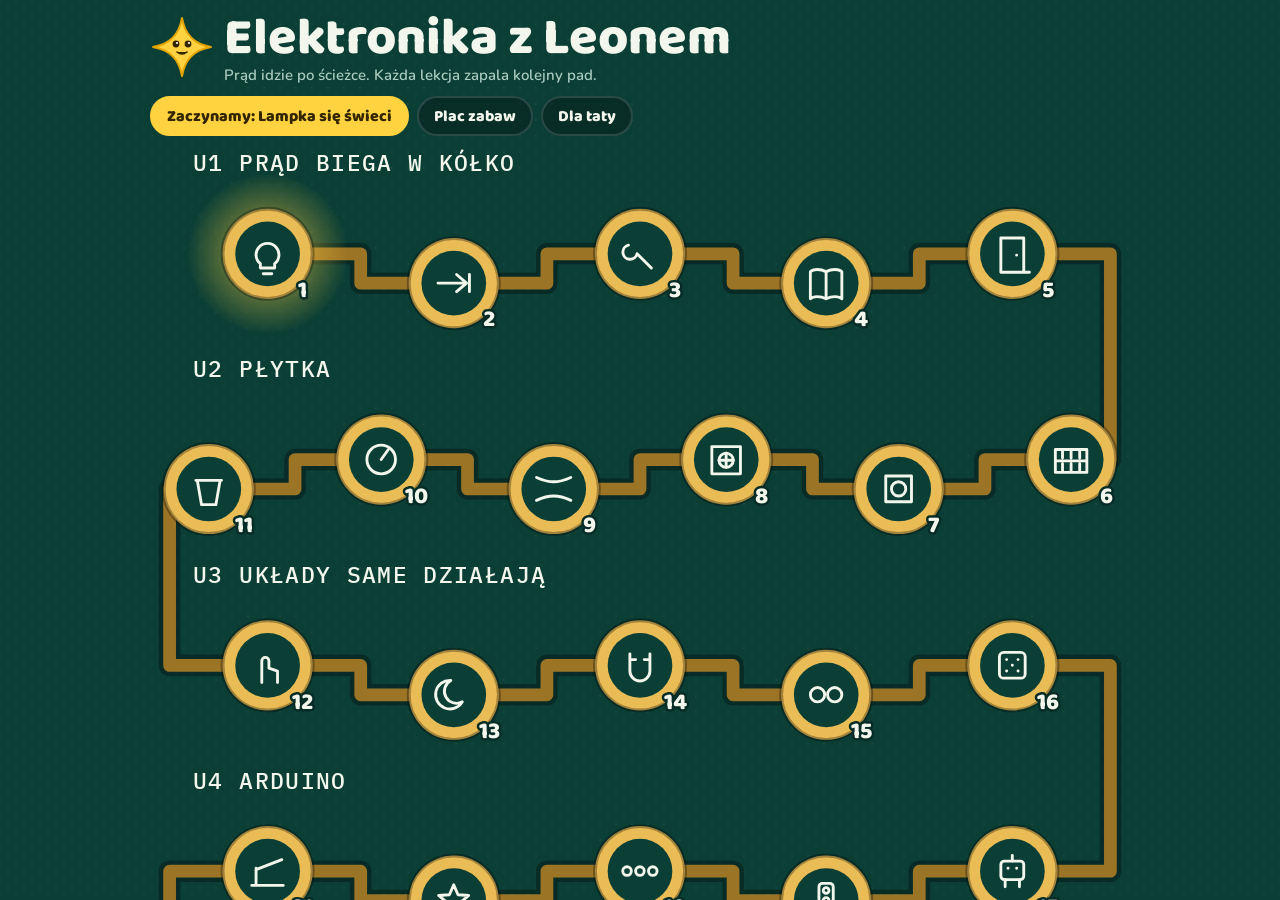
<file: index.html>
<!doctype html>
<html lang="pl">
<head>
<meta charset="utf-8">
<meta name="viewport" content="width=device-width,initial-scale=1,viewport-fit=cover">
<meta name="description" content="Kurs elektroniki dla pięciolatka: 23 lekcje i plac zabaw z prawdziwą symulacją obwodu.">
<meta name="theme-color" content="#0B3F35">
<meta name="mobile-web-app-capable" content="yes">
<meta name="apple-mobile-web-app-capable" content="yes">
<meta name="apple-mobile-web-app-status-bar-style" content="black-translucent">
<meta name="apple-mobile-web-app-title" content="Elektronika">
<link rel="manifest" href="manifest.webmanifest">
<link rel="icon" href="icon.svg" type="image/svg+xml">
<link rel="apple-touch-icon" href="icon-180.png">
<style>body{margin:0}[hidden]{display:none!important}</style>
<title>Elektronika z Leonem</title>
<link rel="preconnect" href="https://fonts.googleapis.com">
<link rel="preconnect" href="https://fonts.gstatic.com" crossorigin>
<link rel="stylesheet" href="https://fonts.googleapis.com/css2?family=Baloo+2:wght@600;700;800&family=IBM+Plex+Mono:wght@500;600&family=Nunito:wght@600;700;800&display=swap">
<style>
/* Layout: cała strona to płytka PCB. Mapa kursu jest ścieżką miedzi z padami lekcji, a lekcja to scena SVG z kamerą, dok z głosem Iskry i szuflada dla taty. */
:root{
  color-scheme:dark;
  --pcb:#0B3F35;--pcb-deep:#072C26;--pcb-lit:#11554A;--mask:rgba(255,255,255,.055);
  --silk:#F2F6EC;--silk-soft:#A9CBBE;--gold:#E9BC55;--gold-deep:#9C7426;
  --spark:#FFD23F;--spark-ink:#332500;--hot:#FF5A4E;--good:#3CE08A;--sky:#59B7FF;
  --paper:#F4F1E6;--paper-ink:#20302B;--line:rgba(255,255,255,.14);
  --display:"Baloo 2","Trebuchet MS",system-ui,sans-serif;--text:"Nunito",system-ui,-apple-system,"Segoe UI",sans-serif;--mono:"IBM Plex Mono",ui-monospace,Menlo,Consolas,monospace;
}
*{box-sizing:border-box}
html,body{height:100%;margin:0}
body{background:var(--pcb-deep);color:var(--silk);font:600 17px/1.4 var(--text);overflow:hidden;-webkit-tap-highlight-color:transparent;touch-action:manipulation}
button{font:inherit;color:inherit;border:0;background:none;cursor:pointer}
button:focus-visible,a:focus-visible,input:focus-visible{outline:3px solid var(--spark);outline-offset:2px}
#app{height:100%;position:relative;overflow:hidden}

/* mapa */
#map{height:100%;overflow-y:auto;overflow-x:hidden;background-color:var(--pcb);background-image:radial-gradient(var(--mask) 1px,transparent 1.4px);background-size:16px 16px;padding-left:max(16px,env(safe-area-inset-left,0px));padding-right:max(16px,env(safe-area-inset-right,0px));padding-block:14px 40px}
.mapin{max-width:980px;margin:0 auto;display:grid;gap:10px}
.maphead{display:flex;flex-wrap:wrap;gap:10px 16px;align-items:center;justify-content:space-between}
.brand{display:flex;gap:10px;align-items:center;min-width:0}
.brand svg{width:64px;height:64px;flex:none}
.brand h1{margin:0;font:800 clamp(30px,6vw,52px)/.95 var(--display);text-wrap:balance}
.brand p{margin:2px 0 0;color:var(--silk-soft);font-size:15px}
.headbtns{display:flex;gap:8px;flex-wrap:wrap}
.chipbtn{font:800 16px/1 var(--display);padding:11px 15px 9px;border-radius:999px;background:rgba(0,0,0,.28);border:2px solid var(--line);color:var(--silk);white-space:nowrap}
.chipbtn:hover{border-color:var(--silk-soft)}
.chipbtn.go{background:var(--spark);border-color:var(--spark);color:var(--spark-ink)}
#mapsvg{display:block;width:100%;height:auto}
.pad{cursor:pointer}
.pad .ring{transition:r .15s}
.pad:hover .ring{r:50}
.pad text{font-family:var(--display)}
.silk{font-family:var(--mono);font-weight:500;fill:var(--silk);letter-spacing:.06em}
@keyframes nextpad{50%{opacity:.25}}
.pulse{animation:nextpad 1.3s ease-in-out infinite}

/* lekcja */
#lesson{height:100%;display:grid;grid-template-rows:auto minmax(0,1fr) auto;background:var(--pcb-deep)}
#top{display:flex;align-items:center;gap:8px;padding-block:7px;padding-left:max(16px,env(safe-area-inset-left,0px));padding-right:max(16px,env(safe-area-inset-right,0px));background:var(--pcb);border-bottom:2px solid rgba(0,0,0,.25);min-width:0}
.rnd{width:46px;height:46px;flex:none;border-radius:50%;display:grid;place-items:center;background:rgba(0,0,0,.28);border:2px solid var(--line)}
.rnd svg{width:24px;height:24px;fill:none;stroke:var(--silk);stroke-width:2.6;stroke-linecap:round;stroke-linejoin:round}
.rnd.off svg{opacity:.45}
.rnd.on{background:var(--spark);border-color:var(--spark)}
.rnd.on svg{stroke:var(--spark-ink)}
#ltitle{margin:0;flex:1;min-width:0;font:800 clamp(19px,3.6vw,28px)/1.05 var(--display);white-space:nowrap;overflow:hidden;text-overflow:ellipsis}
#ticks{display:flex;gap:4px;flex:none}
#ticks i{width:12px;height:12px;border-radius:50%;background:rgba(255,255,255,.14)}
#ticks i.d{background:var(--gold)}
#ticks i.c{background:var(--spark);box-shadow:0 0 8px var(--spark)}
#tata{font:800 16px/1 var(--display);padding:12px 14px 10px;border-radius:999px;background:var(--paper);color:var(--paper-ink);flex:none}
#stagewrap{position:relative;min-height:0;overflow:hidden;background-color:var(--pcb-deep);background-image:linear-gradient(rgba(255,255,255,.035) 1px,transparent 1px),linear-gradient(90deg,rgba(255,255,255,.035) 1px,transparent 1px);background-size:32px 32px}
#stage{position:absolute;inset:0;width:100%;height:100%;display:block;touch-action:manipulation}
#hud{position:absolute;inset:0;pointer-events:none}
#hud>*{pointer-events:auto}
#dock{display:grid;grid-template-columns:auto minmax(0,1fr) auto;gap:10px;align-items:center;padding-block:8px;padding-left:max(16px,env(safe-area-inset-left,0px));padding-right:max(16px,env(safe-area-inset-right,0px));background:var(--pcb);border-top:2px solid rgba(0,0,0,.25)}
#iskra{width:62px;height:62px}
#iskra svg{width:100%;height:100%;overflow:visible}
#iskra .mouth{transform-box:fill-box;transform-origin:center}
#iskra.talk .mouth{animation:talk .22s ease-in-out infinite alternate}
#iskra.talk .body{animation:bob .4s ease-in-out infinite alternate;transform-box:fill-box;transform-origin:center}
@keyframes talk{to{transform:scaleY(2.2)}}
@keyframes bob{to{transform:translateY(-2px) rotate(3deg)}}
#sub{min-width:0}
#saytext{margin:0;font:700 clamp(19px,3.4vw,27px)/1.18 var(--display);text-wrap:balance}
#chips{display:flex;flex-wrap:wrap;gap:4px 6px;margin-top:3px}
#chips span{font:500 13px/1.45 var(--mono);background:rgba(0,0,0,.3);border-radius:4px;padding:0 6px;color:var(--spark);white-space:nowrap}
#nav{display:flex;gap:8px;align-items:center}
#next{height:62px;min-width:82px;padding:0 18px;border-radius:31px;background:var(--spark);color:var(--spark-ink);display:grid;place-items:center;box-shadow:0 4px 0 #A98516}
#next:active{transform:translateY(3px);box-shadow:0 1px 0 #A98516}
#next svg{width:34px;height:34px;fill:none;stroke:currentColor;stroke-width:4;stroke-linecap:round;stroke-linejoin:round}
#next.wait{animation:nudge 1.1s ease-in-out infinite}
@keyframes nudge{50%{transform:translateX(5px)}}
#card{position:absolute;left:12px;top:12px;width:min(46%,250px);background:var(--paper);color:var(--paper-ink);border-radius:18px;padding:8px 10px 10px;box-shadow:0 8px 0 rgba(0,0,0,.28);pointer-events:none;z-index:3}
#card svg{display:block;width:100%;height:auto}
#card b{display:block;font:800 19px/1.1 var(--display);text-align:center}
.pop{animation:pop .36s cubic-bezier(.2,1.5,.4,1)}
@keyframes pop{from{transform:scale(.4);opacity:0}}
.hudrow{position:absolute;left:0;right:0;bottom:10px;display:flex;flex-wrap:wrap;gap:10px;justify-content:center;padding:0 10px}
.big{font:800 clamp(20px,3.6vw,28px)/1 var(--display);padding:14px 24px 11px;border-radius:999px;background:var(--paper);color:var(--paper-ink);box-shadow:0 5px 0 rgba(0,0,0,.35);user-select:none;-webkit-user-select:none}
.big:active,.big.on{transform:translateY(3px);box-shadow:0 2px 0 rgba(0,0,0,.35)}
.big.sp{background:var(--spark);color:var(--spark-ink)}
.big.r{background:var(--hot);color:#fff}.big.y{background:#FFC93C;color:#3A2A00}.big.g{background:var(--good);color:#06301C}.big.b{background:var(--sky);color:#08283F}
.big.sq{width:clamp(70px,14vw,104px);height:clamp(70px,14vw,104px);border-radius:24px;padding:0}
.panel{position:absolute;right:10px;top:10px;width:min(44%,320px);background:rgba(4,26,22,.86);border:2px solid var(--line);border-radius:18px;padding:8px;z-index:2}
.panel.left{right:auto;left:10px}
.panel svg{display:block;width:100%;height:auto}
.panel p{margin:2px 0 0;text-align:center;font:800 19px/1.1 var(--display)}
.rangebox{position:absolute;left:50%;bottom:14px;transform:translateX(-50%);width:min(84%,520px);display:flex;gap:12px;align-items:center;background:rgba(4,26,22,.86);border:2px solid var(--line);border-radius:999px;padding:8px 16px}
.rangebox input{flex:1;min-width:0;height:44px;accent-color:var(--spark)}
#fx{position:fixed;inset:0;pointer-events:none;overflow:hidden;z-index:9}
.sparkbit{position:absolute;width:14px;height:14px;background:var(--spark);clip-path:polygon(50% 0,62% 38%,100% 50%,62% 62%,50% 100%,38% 62%,0 50%,38% 38%)}

/* szuflada */
#drawer{position:absolute;top:0;right:0;bottom:0;width:min(560px,100%);background:var(--paper);color:var(--paper-ink);z-index:6;display:grid;grid-template-rows:auto minmax(0,1fr);box-shadow:-12px 0 0 rgba(0,0,0,.2);font-weight:600}
#drawer header{display:flex;align-items:center;gap:10px;padding:10px 12px 10px 18px;border-bottom:2px solid #D8D2BD}
#drawer h2{margin:0;flex:1;font:800 25px/1.05 var(--display);text-wrap:balance}
#drawer .rnd{background:#E7E2CF;border-color:#D8D2BD}
#drawer .rnd svg{stroke:var(--paper-ink)}
#dbody{overflow-y:auto;padding:12px 18px 28px;font-size:16px;line-height:1.45}
#dbody h3{font:800 21px/1.1 var(--display);margin:18px 0 6px}
#dbody h4{font:800 18px/1.1 var(--display);margin:14px 0 4px}
#dbody p{margin:0 0 9px}
#dbody ul,#dbody ol{margin:0 0 10px;padding-left:20px;display:grid;gap:5px}
#dbody li.task{list-style:none;margin-left:-20px;display:flex;gap:8px;align-items:flex-start}
#dbody li.task input{width:22px;height:22px;flex:none;margin:1px 0 0;accent-color:#0B3F35}
#dbody a{color:#0A5F52}
#dbody code{font:500 14px var(--mono)}
.tw{overflow-x:auto;margin:0 0 12px}
#dbody table{border-collapse:collapse;width:100%;font-size:15px}
#dbody th{font:800 15px var(--display);text-align:left}
#dbody th,#dbody td{padding:5px 8px;border-bottom:1px solid #D8D2BD;vertical-align:top}
#dbody td{font-family:var(--text)}
.cw{position:relative;margin:0 0 12px}
#dbody pre{margin:0;background:#10322B;color:#E8F4EC;border-radius:10px;padding:12px;overflow-x:auto;font:500 13px/1.45 var(--mono);max-height:340px}
#dbody pre code{font:inherit;color:inherit}
.copy{position:absolute;right:8px;top:8px;font:800 14px/1 var(--display);background:var(--spark);color:var(--spark-ink);border-radius:999px;padding:7px 11px 5px}

/* dyplom */
#dip{position:absolute;inset:0;z-index:7;display:grid;place-items:center;background:rgba(3,20,17,.82);padding-inline:max(16px,env(safe-area-inset-left,0px)) max(16px,env(safe-area-inset-right,0px))}
#dip div{background:var(--paper);color:var(--paper-ink);border-radius:24px;padding:22px 26px;text-align:center;max-width:520px}
#dip h2{margin:0 0 6px;font:800 clamp(34px,7vw,56px)/1 var(--display)}
#dip p{margin:0 0 14px}

/* scena */
.part{transform-box:fill-box;transform-origin:center}
.ringh{fill:none;stroke:var(--spark);stroke-width:3;transform-box:fill-box;transform-origin:center;animation:ring 1s ease-in-out infinite}
@keyframes ring{50%{transform:scale(1.55);opacity:.3}}
.hit{fill:transparent;cursor:pointer}
.tap{cursor:pointer}
#rot{display:none;position:absolute;top:10px;left:50%;transform:translateX(-50%);align-items:center;gap:8px;white-space:nowrap;padding:7px 14px;border-radius:999px;background:rgba(0,0,0,.42);font:700 15px/1.2 var(--body,Nunito,sans-serif);color:#F2F6EC;pointer-events:none}
#rot svg{width:22px;height:22px;fill:none;stroke:currentColor;stroke-width:2;stroke-linecap:round;stroke-linejoin:round}
@media (orientation:portrait) and (max-width:620px){#rot{display:flex;animation:rotout 7s forwards}}
@keyframes rotout{0%,80%{opacity:1}100%{opacity:0}}
@media (max-width:640px){
  #dock{grid-template-columns:auto minmax(0,1fr);row-gap:6px}
  #nav{grid-column:1/-1;justify-content:flex-end}
  #iskra{width:48px;height:48px}
  #next{height:54px}
  #ticks{display:none}
  .panel{width:min(52%,220px)}
}
@media (max-height:520px){
  .hudrow{bottom:4px;flex-wrap:nowrap;gap:6px}
  .big.sq{width:58px;height:46px;border-radius:12px}
  .big{padding:9px 18px 7px;font-size:19px}
  #iskra{width:46px;height:46px}
  #saytext{font-size:18px}
  #next{height:50px}
  .rnd{width:42px;height:42px}
}
@media (prefers-reduced-motion:reduce){*{animation-duration:.01s!important;animation-iteration-count:1!important}}

#stage{touch-action:none}
#stagewrap.free #hud{pointer-events:none}
#box{position:absolute;left:0;right:0;bottom:0;display:flex;gap:8px;overflow-x:auto;padding:8px max(16px,env(safe-area-inset-left,0px));background:rgba(4,26,22,.82);-webkit-overflow-scrolling:touch;z-index:4}
#box[hidden]{display:none}
.bx{flex:none;display:grid;justify-items:center;gap:1px;width:64px;height:58px;align-content:center;font:800 12px/1 var(--mono);padding:3px;border-radius:12px;background:var(--paper);color:var(--paper-ink);white-space:nowrap}
.bx svg{width:48px;height:30px}
.clip [data-grip]{cursor:grab}
#stagewrap.free .hudrow{bottom:60px}
#stagewrap.free .hudrow{bottom:82px}
@media (max-height:520px){.bx{width:52px;height:42px;font-size:10px}.bx svg{width:38px;height:22px}#box{padding-block:4px}#stagewrap.free .hudrow{bottom:54px}}
#top{padding-top:max(7px,env(safe-area-inset-top,0px))}
#dock{padding-bottom:max(8px,env(safe-area-inset-bottom,0px))}
#map{padding-top:max(14px,env(safe-area-inset-top,0px))}
html{overscroll-behavior:none}
@supports (height:100dvh){#app{height:100dvh}}

</style>
</head>
<body>
<div id="app">
  <section id="map">
    <div class="mapin">
      <div class="maphead">
        <div class="brand"><span id="brandmark"></span><div><h1>Elektronika z Leonem</h1><p>Prąd idzie po ścieżce. Każda lekcja zapala kolejny pad.</p></div></div>
        <div class="headbtns"><button id="gonext" class="chipbtn go" type="button">Zaczynamy</button><button id="gofree" class="chipbtn" type="button">Plac zabaw</button><button id="dadmap" class="chipbtn" type="button">Dla taty</button></div>
      </div>
      <svg id="mapsvg" viewBox="0 0 1000 1120" role="img" aria-label="Mapa kursu: 23 lekcje połączone ścieżką na płytce"></svg>
    </div>
  </section>
  <section id="lesson" hidden>
    <header id="top">
      <button id="home" class="rnd" type="button" aria-label="Mapa"></button>
      <h2 id="ltitle"></h2>
      <div id="ticks" aria-hidden="true"></div>
      <button id="hand" class="rnd" type="button" aria-label="Ręka: przekładaj części"></button>
      <button id="mute" class="rnd" type="button" aria-label="Głos"></button>
      <button id="tata" type="button">Dla taty</button>
    </header>
    <div id="stagewrap">
      <svg id="stage" preserveAspectRatio="xMidYMid meet" role="img" aria-label="Scena lekcji"></svg>
      <div id="hud"></div>
      <div id="card" hidden></div>
      <div id="box" hidden></div>
      <div id="rot" aria-hidden="true">Obróć telefon, będzie większe</div>
    </div>
    <footer id="dock">
      <div id="iskra"></div>
      <div id="sub"><p id="saytext" aria-live="polite"></p><div id="chips"></div></div>
      <div id="nav">
        <button id="prev" class="rnd" type="button" aria-label="Wstecz"></button>
        <button id="again" class="rnd" type="button" aria-label="Powtórz"></button>
        <button id="auto" class="rnd" type="button" aria-label="Oglądaj samo" aria-pressed="false"></button>
        <button id="next" type="button" aria-label="Dalej"></button>
      </div>
    </footer>
  </section>
  <aside id="drawer" hidden>
    <header><h2 id="dtitle">Dla taty</h2><button id="dclose" class="rnd" type="button" aria-label="Zamknij"></button></header>
    <div id="dbody"></div>
  </aside>
  <div id="dip" hidden><div><h2>Brawo, Leon!</h2><p>Cały kurs zrobiony: 23 gwiazdki.</p><button id="dipclose" class="big sp" type="button">Na mapę</button></div></div>
  <div id="fx"></div>
</div>
<script>
const SITE=1;
const VOICE={"A to Arduino. Mały mózg. Sprawdza listę poleceń od góry.": "9273070ae621.mp3", "A to lampka. Ma czerwony znaczek.": "f243c8fce7bc.mp3", "Alarm! Ktoś otworzył drzwi!": "0ce4c560bcf6.mp3", "Bateria jest nasza. Gniazdko nie.": "77d822c608c2.mp3", "Bateria.": "a9874e8c4870.mp3", "Brawo Leon! Cały kurs zrobiony!": "b5c524b621dd.mp3", "Brawo! Jeszcze jeden kolor.": "3616d1832dac.mp3", "Brawo! Masz gwiazdkę!": "4a448276adcf.mp3", "Brawo! Robot zrobił dokładnie to, co kazałeś.": "164e890a1b93.mp3", "Brawo! Trzy razy, jak dioda.": "8d1112bbfa8c.mp3", "Chwyć nóżkę albo kabel i przenieś go w inne miejsce.": "6e481847680c.mp3", "Czarne kable do minusa na dole.": "2e5c26b4cee8.mp3", "Czarny kabel wraca do minusa.": "c1a1796c9492.mp3", "Czarny kabel z GND do minusa i łącznik szyn.": "98eb4679ce40.mp3", "Czarny kabel z pinu dziewięć do minusa.": "a971bac133cb.mp3", "Czerwona to przysiad, zielona to skok. Tańczymy!": "e45b9fe05108.mp3", "Czerwona, gdy się obudzi.": "0c58bb0f2180.mp3", "Czerwony przycisk: pin D2.": "41fcacc9c5a5.mp3", "Cześć, tu Leon!": "09501f5c8767.mp3", "Dioda i kabel do minusa.": "995025a58344.mp3", "Dioda nadaje rytm. Powtórz go przyciskiem.": "bfaa3b863a54.mp3", "Dioda z paskiem pilnuje cewki.": "d9308fc9f066.mp3", "Do serwa przyklejamy patyczek po lodach. Naciśnij czerwony przycisk.": "16c01ee23b00.mp3", "Dokładamy drugie wiaderko. Starczy na dłużej?": "fcf449e45702.mp3", "Drewniana łyżka nie puszcza prądu.": "0abafc67ed37.mp3", "Drugi krokodylek łączy lampkę z czarnym kablem.": "0443578b121d.mp3", "Dwa czarne kable wracają do minusa.": "0b4aaf2fb459.mp3", "Dwa kable na krzyż. Tu dzieje się magia.": "02459d336d68.mp3", "Dwa kondensatory. Paski patrzą na siebie.": "6b33225bcb20.mp3", "Dwa paski folii na tekturze i bateria.": "13c3dcc9a075.mp3", "Dwa rezystory do bram.": "7da06b508418.mp3", "Dwa rezystory do diod.": "771f2cc856e5.mp3", "Dwa rezystory i kondensator ustawiają rytm zegara.": "9aa7064ae205.mp3", "Dwa rezystory pilnują bramy.": "bd5431e844e5.mp3", "Dwa tranzystory. Patrzą w przeciwne strony.": "d9f5230c0445.mp3", "Dwa tranzystory. Płaska strona do Ciebie.": "eb6d59eadcd9.mp3", "Dwie diody nad rowkiem.": "9961e393dcac.mp3", "Dwie zworki przez rowek.": "a55143fe2bbf.mp3", "Działa bez internetu. Komputer nauczył się słów z wielu nagrań. To koniec kursu, Leon!": "6555c9fd25b2.mp3", "Długa nóżka diody do słupka pięć. Krótka do słupka sześć.": "f5698a7293b8.mp3", "Folia puszcza prąd.": "9ceeae5d6902.mp3", "Gumka nie puszcza prądu.": "5be84ff38e08.mp3", "Jeszcze trzy takie drogi. Każda ma inny rezystor.": "e5b9433e2268.mp3", "Kabel idzie od środkowej nóżki do diody.": "a2fdb8958749.mp3", "Kabel prowadzi od bramy w prawo.": "9f1a6ae1e3b4.mp3", "Kabel prowadzi od krótkiej nóżki do przycisku.": "67ef0b0810a7.mp3", "Klamerka się zamyka. Lampka świeci. Wkładamy tekturkę i gaśnie.": "21feec47e55e.mp3", "Klikacz. Tata przepina kable i przekaźnik klika sam.": "7029ae829e31.mp3", "Klocek nie puszcza prądu.": "09217a42caef.mp3", "Klucz puszcza prąd.": "680736956c06.mp3", "Końce klamerki owijamy folią.": "3a98deaf3a3f.mp3", "Krokodylek łączy czerwony kabel z czerwonym znaczkiem.": "f4f7e0beb2b8.mp3", "Kręć pokrętłem. Wschód słońca!": "e6e7b8e477db.mp3", "Która dioda świeci najmocniej? Stuknij ją.": "abfc5b985304.mp3", "Lampka świeci. Co będzie, jak ją odwrócimy?": "cce96d5da831.mp3", "Leon wygrywa!": "39884e549d36.mp3", "Leon, powiedz coś do mikrofonu. Tata nagrywa.": "6afa1df28d48.mp3", "Leon, wepnij baterię!": "a5fd6e0985b6.mp3", "Licznik CD4026.": "19d51592173b.mp3", "Licznik dostaje prąd.": "29a22e2d66c6.mp3", "Metal puszcza prąd. Plastik, drewno i papier nie. Kabel to metal w plastikowym ubraniu.": "a425c1e33846.mp3", "Mikrofon i głośnik.": "5a1b75035ebe.mp3", "Moneta puszcza prąd.": "3bd325d16605.mp3", "Naciskaj kolory po kolei, a potem Start. To Twój program!": "01d15d6b4900.mp3", "Naciśnij i puść. Jaka liczba?": "bacfa079adfe.mp3", "Naciśnij i trzymaj guzik. Prąd staje wszędzie naraz, jak sznurek w kółku.": "26450269879c.mp3", "Naciśnij przycisk!": "8e9f74b2170c.mp3", "Naciśnij przycisk. Pi odda Twój głos.": "bb0065412be8.mp3", "Naciśnij. Słychać klik!": "50e4fc53d62a.mp3", "Najpierw zabawa bez prądu. Tata jest robotem. Ty mówisz, co ma robić.": "ec83e9ab67b2.mp3", "Naklejamy dwa paski folii. Mają się dotykać, gdy książka się zamknie.": "696bd9a01341.mp3", "Nie świeci! Lampka to ulica jednokierunkowa.": "42195b12d20a.mp3", "Nie świeci. To inny drut.": "e10d6b3922c1.mp3", "Niebieski kabel z pinu jedenaście do przycisku.": "06a5597f713d.mp3", "Odwrotnie! Dioda puszcza prąd tylko w jedną stronę.": "fce7844b8ebb.mp3", "Ostatni kabel wraca do minusa. Włóż go.": "6c711fdd53e1.mp3", "Otwórz drzwi! Stuknij je.": "ebb642e247d3.mp3", "Papier nie puszcza prądu.": "30b73b8ae675.mp3", "Patrz na kolory i powtórz je. Co runda jeden więcej.": "a08fbe5c2a09.mp3", "Pierwsza droga: rezystor, dioda, kabel do minusa.": "54efb130c277.mp3", "Pieszy nacisnął. Zielone zaraz się skończy.": "5bd884e923be.mp3", "Pin 5V idzie do dolnej szyny plus.": "74c2f8696a32.mp3", "Pięć dziurek w jednym słupku to jeden drut. Rowek rozcina słupek na dwa.": "1ed17fe8f897.mp3", "Plac zabaw. Bierz części z pudełka i łącz je, jak chcesz.": "05b7fd98e4df.mp3", "Plus do środka przełącznika.": "ec09f220b08c.mp3", "Pociąg z dwóch lampek. Drogę mają wspólną.": "9b5e13efa204.mp3", "Podpinamy baterię.": "46c999bb769c.mp3", "Podpinamy baterię. Czerwony do plusa, czarny do minusa.": "87dcff0678ac.mp3", "Pokrętło ustawia, kiedy jest noc.": "b71be893108f.mp3", "Pomyłka. Jeszcze raz?": "899b0d0b1776.mp3", "Powiedz do mikrofonu: zapal. Albo: zgaś.": "d9f29a9052cc.mp3", "Połóż palec na obu paskach.": "81c42b60763c.mp3", "Przekaźnik stoi nad rowkiem. Biały znacznik po lewej.": "b5f67b5ce7e8.mp3", "Przycisk Leona i rezystor.": "4921ccb3902f.mp3", "Przycisk Start: pin D5.": "994a2a0fbf6a.mp3", "Przycisk i kable do przekaźnika.": "5c6d29e25c3d.mp3", "Przycisk stoi nad rowkiem. Cztery nóżki, cztery dziurki.": "ad9c1027f0ab.mp3", "Płytka zostaje. Tata uruchamia program, który rozumie dwa słowa.": "7d4fb536b805.mp3", "Płytka zostaje. Tata wgrywa nowy program. Czerwone stoi, zielone jedzie.": "25495d354c46.mp3", "Rezystor i dioda.": "f549d78b066b.mp3", "Rezystor i przycisk, jak w lekcji siódmej.": "949bf33e8002.mp3", "Rezystor idzie z czerwonej szyny do słupka numer pięć.": "bfb95ead54c7.mp3", "Rezystor pilnuje diody, gdy pokrętło jest na zero.": "c8642137a833.mp3", "Rezystor prowadzi do diody.": "e970c7ee06e3.mp3", "Rezystor przy wyświetlaczu i bateria.": "1b5aa97f3faa.mp3", "Robot zrobił to, co kazałeś, ale gwiazdka dalej. Popraw listę.": "7429f28fe252.mp3", "Serwo ma trzy kable: sygnał, plus i minus.": "7c52ad4459ef.mp3", "Siedem kabli, po jednym na każdy kawałek cyfry.": "5f305fcba15e.mp3", "Składamy tekturę na pół, jak książkę.": "6949c0ccccf6.mp3", "Spaliła się! Za duży prąd. Daj rezystor.": "c31b0ffe8feb.mp3", "Spróbuj jeszcze raz.": "4cf334ee4ac5.mp3", "Stacja czerwona: pin D9, rezystor, dioda, kabel do minusa.": "2fe5f7b1d294.mp3", "Stacja zielona: pin D11 i D4.": "7d5163302253.mp3", "Stacja żółta: pin D10 i D3.": "bcbbd24e217d.mp3", "Stuknij inną dziurkę. Zapali się?": "4a2b6c460287.mp3", "Stuknij jedną lampkę. Co będzie z drugą?": "f744facb8759.mp3", "Stuknij jeszcze raz.": "698bb1a5cd92.mp3", "Stuknij książkę. Zamknij ją i otwórz.": "3a6ba4659fd7.mp3", "Stuknij lampkę i odwróć ją sam.": "c339d37c2c3c.mp3", "Stuknij rzecz i złap ją krokodylkami. Zgadnij, zanim zobaczysz.": "f5602de85583.mp3", "Sznurek idzie od tekturki do drzwi.": "8c6de55e603e.mp3", "Tak! Rezystor to szeroka droga, biegnie dużo prądu.": "588f682f430b.mp3", "Tata dotyka jednego paska, Ty drugiego. Złapcie się za ręce. Bateria jest nasza, gniazdko nie.": "bab6e4d99b33.mp3", "Tata przepina dwa kable. Teraz wystarczy jeden przycisk.": "14380e726fc2.mp3", "Tata wgrywa program. Wybierz, jak szybko ma migać.": "09f30ffeb3e8.mp3", "Tata wygrywa!": "636d1d18f5f8.mp3", "Ten kabel niesie rytm do licznika.": "a161975d92e3.mp3", "Teraz Ty!": "5854897dd551.mp3", "Teraz Ty, Leon. Włóż ostatni kabel.": "806e8617e0d5.mp3", "To Raspberry Pi. Mały komputer.": "e8be437726ce.mp3", "To jest bateria. Tu mieszka prąd.": "1700cadc434e.mp3", "To kondensator, czyli wiaderko na prąd. Pasek to minus.": "2028d1a1f59b.mp3", "To oko na światło. Krótka nóżka przy kablu.": "0f5523761272.mp3", "To płytka. Pod plastikiem są ukryte druty.": "a77e133d4e58.mp3", "Trymer ma trzy nóżki w trójkącie. Niebieska kostka z pokrętłem.": "b9507dca7e62.mp3", "Trzy kable łączą tranzystory w parę, a czarny idzie do minusa.": "62a6545db907.mp3", "Trzy krokodylki robią kółko.": "fdbb77a94397.mp3", "Trzy krokodylki robią kółko. Dwa łapią folię.": "c641753f41fd.mp3", "Trzymaj przycisk i policz do dwóch. Potem puść.": "54a20ba4358e.mp3", "W kółku jest dziura. Stykamy krokodylki i lampka świeci.": "1f7ed70beaea.mp3", "Wejdź pod koc. Po ciemku widać nawet najsłabszą diodę.": "6d6cdc7cd1f0.mp3", "Wypadło 0!": "2561b8ca2269.mp3", "Wypadło 1!": "c633d15905dc.mp3", "Wypadło 2!": "1e2b83dedef9.mp3", "Wypadło 3!": "aa1d58c80339.mp3", "Wypadło 4!": "199558796e56.mp3", "Wypadło 5!": "204aabf6865c.mp3", "Wypadło 6!": "db7f01fdf885.mp3", "Wypadło 7!": "1581c210bd6b.mp3", "Wypadło 8!": "7d4c6c4f221c.mp3", "Wypadło 9!": "eb0df5270055.mp3", "Wyścig! Leon i tata. Zero to rzut jeszcze raz.": "def920b6f5a0.mp3", "Wyświetlacz. Kropka na dole po prawej.": "3f112b0180e4.mp3", "Włącznik to most. Zamknięty puszcza prąd, otwarty przerywa drogę.": "1d9fc4f36702.mp3", "Zaczynamy jak ostatnio: rezystor, dioda, bateria.": "45babf57e08b.mp3", "Zamiast kabla do minusa dajemy drugi przycisk. Stoi dalej, nad rowkiem.": "1c6774be5760.mp3", "Zamień dwa rezystory miejscami. Jasność zamieni się razem z nimi.": "afcccb033a4e.mp3", "Zaświeci czy nie?": "5feebbbcc92b.mp3", "Zegar NE555. Wycięcie w lewo, nóżki nad rowkiem i pod nim.": "0e7d968063ef.mp3", "Zegar dostaje prąd.": "dfba8e76d030.mp3", "Zero! Rzut jeszcze raz.": "043fdbcf148c.mp3", "Zgaś światło. Dioda się zapali.": "efb000fb1a32.mp3", "Zielona dioda świeci, gdy przekaźnik śpi.": "2879bdadfb8d.mp3", "Zostawiamy układ z dotyku. Zamiast palca dostanie oko.": "f5c62aed2ac1.mp3", "Zwarcie! Prąd nie ma przeszkód i bateria się grzeje.": "0bfeb47df44c.mp3", "zapal": "38f137e2e99c.mp3", "zgaś": "50246d9e6001.mp3", "Łyżka puszcza prąd.": "059451eae290.mp3", "Łączymy szyny góra z dołem i dajemy mały kondensator.": "c3dda904e17e.mp3", "Świeci! Prąd biega w kółko. Stuknij krokodylka.": "6478a072496b.mp3", "Świeci! To ten sam ukryty drut.": "164962266a56.mp3", "Żeby otworzyć sejf, potrzeba dwóch kluczy. Naciśnij oba.": "8f37f254063a.mp3", "Żółty kabel z pinu trzynaście, rezystor i dioda.": "e29f2c977f53.mp3", "Żółty kabel łączy przyciski jeden za drugim.": "845f91b8ea05.mp3"};
const DAD={"0": "<h3>Plac zabaw i symulacja<\/h3><p>Każda lampka, prąd i klik na stronie wynikają z obliczeń obwodu, a nie ze skryptu. Solver liczy napięcia w węzłach z modelami diody, tranzystora 2N3904, kondensatora, przekaźnika G5V-2, NE555 i CD4026. Modele porównałem z ngspice na układach z kursu. Programy Arduino i Pi działają jak szkice z lekcji, piny są normalną częścią obwodu.<\/p><p>Przycisk z dłonią na płytce pokazuje uchwyty: nóżki i końce kabli przenosisz palcem, korpus przesuwa całą część, a część odłożona poza płytkę wraca do pudełka. Krokodylki na stole przenosi się zawsze. Dwa palce przybliżają i przesuwają widok. Dioda bez rezystora się spali, odwrócona nie zaświeci, kabel z plusa na minus robi zwarcie.<\/p><p>To dalej symulacja: nie ma szumów, zużycia baterii ani luźnych styków, więc prawdziwy układ może zachować się trochę inaczej. Na zwarciu czy z baterią tak się nie baw, tylko tutaj.<\/p><h3>Jak prowadzić<\/h3><p>Kurs ma 23 lekcje po około 15 minut, w pięciu blokach: od baterii i krokodylków do Arduino i Raspberry Pi 5. Przy dwóch lekcjach w tygodniu to około 12 tygodni, ale tempo ustala Leon. Nie musi umieć czytać ani liczyć.<\/p>\n<table>\n<thead>\n<tr>\n<th>Blok<\/th>\n<th>Lekcje<\/th>\n<th>Co się dzieje<\/th>\n<th>Kto składa<\/th>\n<\/tr>\n<\/thead>\n<tbody>\n<tr>\n<td>1. Prąd biega w kółko<\/td>\n<td>1–5<\/td>\n<td>Krokodylki, lampka, własny włącznik<\/td>\n<td>Leon, Ty podajesz części<\/td>\n<\/tr>\n<tr>\n<td>2. Płytka<\/td>\n<td>6–11<\/td>\n<td>Przycisk, sejf, rezystor, kondensator<\/td>\n<td>Leon z Twoją pomocą<\/td>\n<\/tr>\n<tr>\n<td>3. Układy, które robią coś same<\/td>\n<td>12–16<\/td>\n<td>Dotyk, ciemność, przekaźnik, migacz, kostka<\/td>\n<td>Ty, Leon kończy i uruchamia<\/td>\n<\/tr>\n<tr>\n<td>4. Arduino<\/td>\n<td>17–21<\/td>\n<td>Skrzyżowanie, programowanie przyciskami, gra, serwo<\/td>\n<td>Ty kablujesz i wgrywasz, Leon programuje przyciskami<\/td>\n<\/tr>\n<tr>\n<td>5. Raspberry Pi 5<\/td>\n<td>22–23<\/td>\n<td>Gadający przycisk, lampka na głos<\/td>\n<td>Ty kablujesz i uruchamiasz, Leon nagrywa i mówi<\/td>\n<\/tr>\n<\/tbody>\n<\/table>\n<p>Pięć zasad prowadzenia:<\/p>\n<ul>\n<li>Jedna rzecz na lekcję. Kiedy zadziała, zostaw Leona z układem i niech się bawi. Lekcja kończy się, gdy przestaje go ciekawić, nawet po pięciu minutach.<\/li>\n<li>Leon robi wszystko, co jego ręce już potrafią: przypina krokodylki, naciska, wkłada kable, ocenia, czy działa. Ty pilnujesz kierunku elementów i robisz drobne rzeczy.<\/li>\n<li>Od bloku 3 składasz układ przed lekcją i zostawiasz jeden kabel. Leon wkłada ostatni i to on uruchamia układ. Z czasem zostawiasz mu dwa, potem trzy.<\/li>\n<li>Pytasz przed każdą zmianą: co się stanie? Dopiero potem sprawdzacie. Zgadywanie i sprawdzanie jest ważniejsze od wyjaśnienia.<\/li>\n<li>Gdy coś nie działa, nie naprawiaj po cichu. Powiedz: szukamy, gdzie prąd się zgubił. Szukanie błędu to połowa elektroniki.<\/li>\n<\/ul>\n<p>Każda lekcja ma ten sam układ: co przygotować przed, jak idzie lekcja, jedno zdanie, które zostaje w głowie, zabawa na koniec i co sprawdzić, gdy nie działa. Teoria dla Ciebie jest w jednej linii, Leonowi jej nie czytaj.<\/p><h3>Bezpieczeństwo<\/h3><p>Kurs działa na baterii 9 V i na USB, więc sam prąd nie jest tu groźny. Prawdziwe ryzyka to gorąca lutownica, zwarta bateria i drobne części.<\/p>\n<ul>\n<li>Gniazdko. Nic w kursie nie dotyka 230 V. Od pierwszej lekcji powtarzaj Leonowi: bateria jest nasza, gniazdko nie. Dotykanie drutów jest bezpieczne tylko przy baterii, i to musi mu wejść w krew.<\/li>\n<li>Przekaźnik. Fizycznie dałoby się nim przełączać napięcie sieciowe. Tu nigdy tego nie robisz.<\/li>\n<li>Zwarcie. Plus połączony z minusem bez niczego pomiędzy grzeje kabel i baterię. Odepnij od razu. Po lekcji bateria wraca do pudełka odpięta od układu.<\/li>\n<li>Dioda bez rezystora. Na 9 V spali się od razu. Dlatego w bloku 1 Leon dostaje gotowe lampki z rezystorem.<\/li>\n<li>Drobne części. Nic do buzi, nóżki kłują. Po lekcji wszystko wraca do pudełka, szczególnie gdy w domu jest młodsze dziecko.<\/li>\n<li>Lutownica. Tylko Ty, przed lekcją, kiedy Leona nie ma przy stole. Po cynie z ołowiem myjesz ręce.<\/li>\n<li>Kondensator elektrolityczny. Włożony odwrotnie może się przegrzać i pęknąć. Wkładasz go Ty, paskiem do minusa, a Leon tylko naciska przycisk.<\/li>\n<li>Raspberry Pi. Jego piny pracują na 3,3 V. Nigdy nie podawaj na nie 5 V ani 9 V, i nie przepinaj kabli przy włączonym zasilaniu.<\/li>\n<li>Diody z bliska. Nie patrzcie w diodę z kilku centymetrów, zwłaszcza w czerwoną przy 15 mA.<\/li>\n<\/ul><h3>Pudełko<\/h3><p>Do bloków 1–3 masz wszystko z zamówienia w TME i z pierwszej paczki z Botlandu. Do lekcji 21 potrzebne jest serwo PWM, a do bloku 5 mikrofon i głośnik.<\/p>\n<table>\n<thead>\n<tr>\n<th>Co<\/th>\n<th>Symbol lub źródło<\/th>\n<th>Lekcje<\/th>\n<\/tr>\n<\/thead>\n<tbody>\n<tr>\n<td>Bateria 9 V, klip<\/td>\n<td>BAT-6LR61/V, BS-IC<\/td>\n<td>1–16<\/td>\n<\/tr>\n<tr>\n<td>Kable z krokodylkami<\/td>\n<td>BU-00285<\/td>\n<td>1–5, 12<\/td>\n<\/tr>\n<tr>\n<td>Diody LED: czerwona, żółta, zielona<\/td>\n<td>L-53SRD-J4, L-53SYD, L-53SGD<\/td>\n<td>wszystkie<\/td>\n<\/tr>\n<tr>\n<td>Rezystory, 13 wartości od 100 Ω do 1 MΩ<\/td>\n<td>CF1/4W-…<\/td>\n<td>wszystkie<\/td>\n<\/tr>\n<tr>\n<td>Płytka stykowa 830, kable męsko-męskie i żeńsko-męskie<\/td>\n<td>Botland<\/td>\n<td>6–23<\/td>\n<\/tr>\n<tr>\n<td>Przyciski<\/td>\n<td>B3F-1000<\/td>\n<td>7–8, 11, 14, 16–22<\/td>\n<\/tr>\n<tr>\n<td>Trymery 100 kΩ, 1 MΩ<\/td>\n<td>3362P-1-104LF, -105LF<\/td>\n<td>10, 13<\/td>\n<\/tr>\n<tr>\n<td>Kondensatory 100 nF, 10 µF, 100 µF<\/td>\n<td>CCT-100N/50V, CE-10/50PHT-Y, CE-100/25PHT-Y<\/td>\n<td>11, 14–16, 21<\/td>\n<\/tr>\n<tr>\n<td>Tranzystory<\/td>\n<td>2N3904-DIO<\/td>\n<td>12, 13, 15<\/td>\n<\/tr>\n<tr>\n<td>Fototranzystor<\/td>\n<td>L-53P3C<\/td>\n<td>13<\/td>\n<\/tr>\n<tr>\n<td>Przekaźnik DPDT 9 V, dioda<\/td>\n<td>G5V2-H1-9, 1N4001-DIO<\/td>\n<td>14<\/td>\n<\/tr>\n<tr>\n<td>Timer, licznik, wyświetlacz<\/td>\n<td>NE555P, CD4026BE, SC56-11SRWA<\/td>\n<td>16<\/td>\n<\/tr>\n<tr>\n<td>Arduino, kabel USB<\/td>\n<td>masz 3 sztuki<\/td>\n<td>17–21<\/td>\n<\/tr>\n<tr>\n<td>Raspberry Pi 5<\/td>\n<td>masz<\/td>\n<td>22–23<\/td>\n<\/tr>\n<\/tbody>\n<\/table>\n<p>Z domu weźmiesz karton, folię aluminiową, taśmę, klamerkę do bielizny, sznurek i koszyk drobiazgów do lekcji 3. Z warsztatu potrzebujesz lutownicy, małego płaskiego śrubokręta i multimetru. Multimetru nie widzę w Twoich zamówieniach, więc sprawdź, czy go masz.<\/p>\n<p>Przed pierwszą lekcją:<\/p>\n<ul>\n<li>[ ] Zrób trzy lampki: czerwoną, żółtą i zieloną. Przylutuj rezystor 1 kΩ do długiej nóżki diody.<\/li>\n<li>[ ] Wolny koniec rezystora oznacz czerwoną taśmą. To plus lampki, Leon będzie go szukał.<\/li>\n<li>[ ] Końcówki przewodów klipa pobiel cyną albo przylutuj goldpiny, żeby trzymały w płytce.<\/li>\n<li>[ ] Zmierz baterię. Poniżej około 8 V wymień, bo przekaźnik i kostka zaczną się dziwnie zachowywać.<\/li>\n<li>[ ] Daj Leonowi własne pudełko na lampki i krokodylki. Baterię trzymasz osobno, z taśmą na stykach.<\/li>\n<\/ul>\n<p>Przed późniejszymi blokami:<\/p>\n<ul>\n<li>[ ] Blok 3: sprawdź multimetrem nóżki 2N3904, tak jak w <a href=\"https://claude.ai/code/artifact/18ee3bca-dadc-417c-9e50-38d96e9a7f18\">kroku 2 migacza<\/a>. Plan płytki zakłada E, B, C od lewej przy płaskiej stronie do Ciebie.<\/li>\n<li>[ ] Blok 4: sprawdź napis na Arduino. Kody zakładają Uno albo Nano na 5 V.<\/li>\n<li>[ ] Lekcja 21: serwo musi być zwykłe PWM, na przykład SG90. Serwa magistralowe z SO-ARM tu nie zadziałają.<\/li>\n<li>[ ] Blok 5: Pi 5 nie ma gniazda słuchawkowego. Dźwięk puścisz przez HDMI, Bluetooth albo kartę USB, a do lekcji 22 i 23 potrzebny jest mikrofon USB.<\/li>\n<\/ul><h3>Ściąga<\/h3><p>Większość usterek to odwrotna dioda, brak połączenia przez rowek albo zużyta bateria. Sprawdzaj w tej kolejności:<\/p>\n<ol>\n<li>Napięcie między szynami: około 9 V z baterii albo 5 V z Arduino.<\/li>\n<li>Kierunek diod i kondensatorów: długa nóżka do plusa, pasek kondensatora do minusa.<\/li>\n<li>Rowek i przerwana szyna: góra i dół kolumny to dwa osobne węzły.<\/li>\n<li>Węzeł po węźle: multimetrem na ciągłość sprawdź każdą linię z planu.<\/li>\n<li>Elementy: wyjmij i włóż ponownie, a kabel zamień na inny.<\/li>\n<\/ol>\n<table>\n<thead>\n<tr>\n<th>Wartość<\/th>\n<th>Paski<\/th>\n<th>Gdzie<\/th>\n<\/tr>\n<\/thead>\n<tbody>\n<tr>\n<td>100 Ω<\/td>\n<td>brązowy, czarny, brązowy<\/td>\n<td>11, 14<\/td>\n<\/tr>\n<tr>\n<td>330 Ω<\/td>\n<td>pomarańczowy, pomarańczowy, brązowy<\/td>\n<td>17–23<\/td>\n<\/tr>\n<tr>\n<td>470 Ω<\/td>\n<td>żółty, fioletowy, brązowy<\/td>\n<td>9, 10, 15, 16<\/td>\n<\/tr>\n<tr>\n<td>1 kΩ<\/td>\n<td>brązowy, czarny, czerwony<\/td>\n<td>lampki, 6–8, 12–14, 16<\/td>\n<\/tr>\n<tr>\n<td>2,2 kΩ<\/td>\n<td>czerwony, czerwony, czerwony<\/td>\n<td>16<\/td>\n<\/tr>\n<tr>\n<td>4,7 kΩ<\/td>\n<td>żółty, fioletowy, czerwony<\/td>\n<td>9<\/td>\n<\/tr>\n<tr>\n<td>10 kΩ<\/td>\n<td>brązowy, czarny, pomarańczowy<\/td>\n<td>11, 16<\/td>\n<\/tr>\n<tr>\n<td>47 kΩ<\/td>\n<td>żółty, fioletowy, pomarańczowy<\/td>\n<td>9, 13, 15<\/td>\n<\/tr>\n<tr>\n<td>470 kΩ<\/td>\n<td>żółty, fioletowy, żółty<\/td>\n<td>9<\/td>\n<\/tr>\n<tr>\n<td>1 MΩ<\/td>\n<td>brązowy, czarny, zielony<\/td>\n<td>12, 13<\/td>\n<\/tr>\n<\/tbody>\n<\/table>\n<p>Po kursie ScratchJr na tablecie doda programowanie klockami, bo jest darmowy i przeznaczony dla dzieci w wieku 5–7 lat. Dla Ciebie dalszy krok to Platt, „Elektronika. Od praktyki do teorii”.<\/p>\n<p>Plany płytki sprawdziłem skryptem względem schematów, lekcje 11–13 zasymulowałem w ngspice. Kody Arduino kompilują się pod Uno, a logikę lekcji 18–20 przetestowałem na symulowanych przyciskach. Kod z lekcji 22 działa na symulowanych pinach, a rozpoznawanie z lekcji 23 na mowie z syntezatora. Nic nie było złożone na prawdziwym sprzęcie, więc każdy układ sprawdź przed lekcją.<\/p>\n<p>Źródła:<\/p>\n<ul>\n<li><a href=\"https://www.mikroprinc.com/uploads/store/products/pdf/g5v2_pdf5b5708f03b336.pdf\">Omron G5V-2<\/a>: cewka, rozkład nóżek przekaźnika<\/li>\n<li><a href=\"https://www.kingbrightusa.com/images/catalog/SPEC/SC56-11SRWA.pdf\">Kingbright SC56-11SRWA<\/a>: nóżki wyświetlacza<\/li>\n<li><a href=\"https://atta.szlcsc.com/upload/public/pdf/source/20240511/1B8A8B9104F38180139EFDCF8AF3B482.pdf\">CD4026<\/a>: nóżki licznika<\/li>\n<li><a href=\"https://au.element14.com/kingbright/l-53p3c/phototransistor-5mm-940nm/dp/2290444\">Kingbright L-53P3C<\/a>: fototranzystor, 940 nm<\/li>\n<li><a href=\"https://pip-assets.raspberrypi.com/categories/1259-audio-camera-and-display/documents/RP-008124-WP-1-Choosing%20an%20Audio%20option.pdf\">Raspberry Pi, wybór dźwięku<\/a>: brak gniazda audio w Pi 5<\/li>\n<li><a href=\"https://alphacephei.com/vosk/models\">Modele Vosk<\/a>: vosk-model-small-pl-0.22<\/li>\n<li><a href=\"https://apps.apple.com/app/scratchjr/id895485086\">ScratchJr<\/a>: wiek i cena<\/li>\n<\/ul>", "1": "<h4>Przygotuj<\/h4><p>baterię z klipem, czerwoną lampkę, dwa krokodylki, sznurek związany w pętlę.<\/p><h4>Lekcja<\/h4><p>Pokaż baterię i powiedz, że to dom prądu z dwoma drzwiami. Leon przypina krokodylek do czerwonego kabla klipa i do czerwonego znaczka na lampce. Drugi krokodylek łączy lampkę z czarnym kablem. Lampka się świeci. Odepnij jeden krokodylek i niech Leon sam zapala i gasi ją kilka razy.<\/p><h4>Zostaje w głowie<\/h4><p>Prąd biega tylko po zamkniętym kółku.<\/p><h4>Zabawa<\/h4><p>Weźcie pętlę ze sznurka i przesuwajcie ją przez palce. Gdy jedno z was ściśnie sznurek, staje on wszędzie naraz. Tak samo robi prąd. Na koniec powiedz: bateria jest nasza, gniazdko nie.<\/p><h4>Gdy nie działa<\/h4><p>Sprawdź, czy czerwony znaczek idzie do czerwonego kabla, potem czy krokodylki łapią metal.<\/p><h4>Dla Ciebie<\/h4><p>Dioda zabiera około 2 V, na 1 kΩ zostaje 7 V, więc płynie 7 mA.<\/p><h4>O tym bloku<\/h4><p>Bez płytki, tylko bateria, lampka i krokodylki. Idziecie dalej, gdy Leon sam zapala lampkę i umie pokazać, gdzie kółko jest przerwane.<\/p>", "2": "<h4>Przygotuj<\/h4><p>wszystkie trzy lampki, cztery krokodylki.<\/p><h4>Lekcja<\/h4><p>Zanim zamienisz krokodylki na lampce, zapytaj: zaświeci czy nie? Sprawdźcie. Nie świeci. Wróćcie do poprzedniego ustawienia. Powiedz, że lampka to ulica jednokierunkowa i że dlatego ma znaczek.<\/p><h4>Zostaje w głowie<\/h4><p>Lampka puszcza prąd tylko w jedną stronę.<\/p><h4>Zabawa<\/h4><p>Pociąg. Połączcie dwie lampki jedna za drugą, znaczek do wolnego końca poprzedniej. Świecą obie. Odwróćcie jedną i zapytaj, co się stanie. Gasną obie, bo droga jest jedna.<\/p><h4>Gdy nie działa<\/h4><p>W pociągu każdy znaczek musi patrzeć w tę samą stronę kółka. Trzy lampki w pociągu świecą już słabo, to normalne.<\/p><h4>Dla Ciebie<\/h4><p>Szeregowo prąd jest wszędzie taki sam: (9 V − 4 V) / 2 kΩ = 2,5 mA. Odwrócona dioda stoi na 9 V wstecz, ale 1 kΩ ogranicza prąd.<\/p>", "3": "<h4>Przygotuj<\/h4><p>baterię, lampkę, trzy krokodylki, tak żeby zostały dwa wolne końce. Koszyk: łyżka, klucz, moneta, folia, ołówek, klocek, gumka, papier, drewniana łyżka.<\/p><h4>Lekcja<\/h4><p>Zetknij wolne krokodylki: świeci. Leon układa rzeczy na dwie kupki, zgaduje świeci albo nie. Potem każdą rzecz łapiecie między krokodylki i sprawdzacie, która kupka miała rację.<\/p><h4>Zostaje w głowie<\/h4><p>Metal puszcza prąd, a plastik, drewno i papier nie.<\/p><h4>Zabawa<\/h4><p>Leon przynosi z pokoju trzy swoje rzeczy i najpierw mówi, co się stanie. Rzeczy wybieracie razem, nic z gniazdka.<\/p><h4>Gdy nie działa<\/h4><p>Lakier i farba nie przewodzą, więc malowany metal zawodzi. Dotknij krokodylkiem gołego miejsca.<\/p><h4>Dla Ciebie<\/h4><p>Grafit w zaostrzonym z dwóch stron ołówku może dać słabe światło. To dobry moment, żeby pokazać, że kabel to metal w plastikowym ubraniu.<\/p>", "4": "<h4>Przygotuj<\/h4><p>kartkę z tektury złożoną na pół, dwa paski folii, taśmę, baterię, lampkę, trzy krokodylki.<\/p><h4>Lekcja<\/h4><p>Leon nakleja paski folii na środek obu stron książki, tak żeby stykały się po zamknięciu. Końce pasków wystają poza okładkę. Trzy krokodylki zamykają kółko: czerwony kabel z lampką, lampka z jednym paskiem, drugi pasek z czarnym kablem. Zamknięta książka świeci, otwarta nie.<\/p><h4>Zostaje w głowie<\/h4><p>Włącznik to most. Zamknięty puszcza prąd, otwarty przerywa drogę.<\/p><h4>Zabawa<\/h4><p>Połóż książkę pod cienki dywanik albo poduszkę. Kto nadepnie, zapala światło.<\/p><h4>Gdy nie działa<\/h4><p>Paski muszą stykać się gołą folią, taśma nie może ich rozdzielać.<\/p><h4>Dla Ciebie<\/h4><p>Przerwa działa w każdym miejscu kółka, po stronie plusa i po stronie minusa. Pokaż to, przepinając książkę na drugą stronę lampki.<\/p>", "5": "<h4>Przygotuj<\/h4><p>drewnianą klamerkę z końcami owiniętymi folią, pasek tektury, sznurek, baterię, lampkę, trzy krokodylki.<\/p><h4>Lekcja<\/h4><p>Trzy krokodylki zamykają kółko jak w lekcji 4, a dwa z nich łapią folię na ramionach klamerki. Klamerka zaciska pasek tektury, więc lampka nie świeci. Leon ciągnie za sznurek przywiązany do paska. Pasek wyskakuje, folia się styka, światło się zapala.<\/p><h4>Zostaje w głowie<\/h4><p>Układ może sam zareagować, kiedy coś się zmieni.<\/p><h4>Zabawa<\/h4><p>Przywiążcie sznurek do klamki i przyklejcie klamerkę taśmą do framugi. Leon czeka w ciemnym pokoju, aż tata otworzy drzwi.<\/p><h4>Gdy nie działa<\/h4><p>Sprężyna klamerki musi docisnąć folię. Złóż folię kilka razy, żeby było grubiej.<\/p><h4>Dla Ciebie<\/h4><p>To styk normalnie rozwarty z izolatorem w środku, a wyciągnięcie izolatora jest wejściem układu.<\/p>", "6": "<h4>Przygotuj<\/h4><p>Złóż układ z tabeli bez kabla do szyny − i podepnij baterię.<\/p><h4>Lekcja<\/h4><p>Pokaż rząd pięciu dziurek i powiedz, że pod plastikiem leży tam jeden drut. Leon wkłada ostatni kabel i dioda się zapala. Potem wtyka go w b6, c6, a6: dalej działa. W kolumnie 7 już nie.<\/p><h4>Zostaje w głowie<\/h4><p>Dziurki w jednym słupku są połączone ukrytym drutem.<\/p><h4>Zabawa<\/h4><p>Leon wskazuje dziurkę i mówi, czy dioda się zapali. Potem sprawdza.<\/p><h4>Gdy nie działa<\/h4><p>Długa nóżka idzie do kolumny z rezystorem, krótka do kolumny z kablem.<\/p><h4>Dla Ciebie<\/h4><p>Rowek rozcina kolumnę na dwa osobne węzły. Szyny − górna i dolna nie są ze sobą połączone.<\/p><h4>Plan i kod<\/h4><table>\n<thead>\n<tr>\n<th>Element<\/th>\n<th>Od<\/th>\n<th>Do<\/th>\n<\/tr>\n<\/thead>\n<tbody>\n<tr>\n<td>Rezystor 1 kΩ<\/td>\n<td>szyna +<\/td>\n<td>b5<\/td>\n<\/tr>\n<tr>\n<td>Dioda czerwona<\/td>\n<td>długa d5<\/td>\n<td>krótka d6<\/td>\n<\/tr>\n<tr>\n<td>Kabel<\/td>\n<td>b6<\/td>\n<td>szyna −<\/td>\n<\/tr>\n<\/tbody>\n<\/table><h4>O tym bloku<\/h4><p>Leon wkłada kable i naciska, a Ty pilnujesz kierunku diod i kondensatorów. Idziecie dalej, gdy Leon umie sam wpiąć kabel w dobrą kolumnę i powie, co robi rezystor.<\/p>\n<p>Plany mówią o kolumnach 1–63 i rzędach a–e nad rowkiem oraz f–j pod nim. Szyna + i szyna − to górne paski, a każda dziurka w szynie jest równie dobra. Jeśli kolorowa linia ma przerwę w połowie płytki, szyna też jest tam przerwana i połówki łączysz kablem. Baterię podpinasz na końcu: czerwony przewód do szyny +, czarny do szyny −.<\/p>", "7": "<h4>Przygotuj<\/h4><p>Złóż układ z tabeli. Przycisk stoi nad rowkiem, jego cztery nóżki wchodzą w e10, e12, f10 i f12.<\/p><h4>Lekcja<\/h4><p>Leon naciska: świeci. Puszcza: gaśnie. Zapytaj, czym to się różni od książki z lekcji 4. Sprężyna sama otwiera most.<\/p><h4>Zostaje w głowie<\/h4><p>Przycisk to most, który sam się otwiera.<\/p><h4>Zabawa<\/h4><p>Tata nadaje rytm: krótko, krótko, długo. Leon powtarza. Potem zamiana ról.<\/p><h4>Gdy nie działa<\/h4><p>Sprawdź, czy wszystkie nóżki przycisku weszły głęboko. Kable wpięte po przekątnej, e10 i f12, działają przy każdym ustawieniu.<\/p><h4>Dla Ciebie<\/h4><p>Dwie pary nóżek są w środku połączone na stałe. Przekątna zawsze trafia na dwie różne pary.<\/p><h4>Plan i kod<\/h4><table>\n<thead>\n<tr>\n<th>Element<\/th>\n<th>Od<\/th>\n<th>Do<\/th>\n<\/tr>\n<\/thead>\n<tbody>\n<tr>\n<td>Rezystor 1 kΩ<\/td>\n<td>szyna +<\/td>\n<td>b5<\/td>\n<\/tr>\n<tr>\n<td>Dioda czerwona<\/td>\n<td>długa d5<\/td>\n<td>krótka d6<\/td>\n<\/tr>\n<tr>\n<td>Kabel<\/td>\n<td>a6<\/td>\n<td>a10<\/td>\n<\/tr>\n<tr>\n<td>Kabel<\/td>\n<td>h12<\/td>\n<td>szyna −<\/td>\n<\/tr>\n<\/tbody>\n<\/table>", "8": "<h4>Przygotuj<\/h4><p>Układ z lekcji 7. Zamiast kabla z h12 do szyny − daj kable z tabeli i drugi przycisk w e16, e18, f16 i f18.<\/p><h4>Lekcja<\/h4><p>Leon naciska swój przycisk: nic. Tata naciska swój: nic. Naciskacie razem: świeci.<\/p><h4>Zostaje w głowie<\/h4><p>Prąd przejdzie tylko wtedy, gdy oba mosty są zamknięte.<\/p><h4>Zabawa<\/h4><p>Schowajcie w pudełku coś słodkiego. Pudełko otwiera się, gdy dioda się zaświeci, a tata naciska swój przycisk dopiero po rozwiązaniu zagadki.<\/p><h4>Gdy nie działa<\/h4><p>Naciśnij pierwszy przycisk i połącz kablem h12 z szyną −. Jeśli dioda świeci, problem jest przy drugim przycisku.<\/p><h4>Dla Ciebie<\/h4><p>To bramka AND. Wersja OR: wyjmij kabel g12–g16, daj kabel z g12 do szyny − i kabel z b10 do g16. Teraz wystarczy jeden przycisk.<\/p><h4>Plan i kod<\/h4><table>\n<thead>\n<tr>\n<th>Element<\/th>\n<th>Od<\/th>\n<th>Do<\/th>\n<\/tr>\n<\/thead>\n<tbody>\n<tr>\n<td>Kabel<\/td>\n<td>g12<\/td>\n<td>g16<\/td>\n<\/tr>\n<tr>\n<td>Kabel<\/td>\n<td>a18<\/td>\n<td>szyna −<\/td>\n<\/tr>\n<\/tbody>\n<\/table>", "9": "<h4>Przygotuj<\/h4><p>Cztery razy to samo, w kolumnach 5, 11, 17 i 23, według tabeli. Rezystory od lewej: 470 Ω, 4,7 kΩ, 47 kΩ i 470 kΩ. Różnią się trzecim paskiem: brązowy, czerwony, pomarańczowy, żółty.<\/p><h4>Lekcja<\/h4><p>Zapytaj, która dioda jest najjaśniejsza. Pokaż rezystor i powiedz, że to wąska droga: im węższa, tym mniej biegaczy przejdzie. Zamieńcie dwa rezystory miejscami. Jasność zamienia się razem z nimi.<\/p><h4>Zostaje w głowie<\/h4><p>Rezystor to wąska droga dla prądu.<\/p><h4>Zabawa<\/h4><p>Wejdźcie pod koc. Czwartą diodę, tę prawie niewidoczną, zaczyna być widać po ciemku.<\/p><h4>Gdy nie działa<\/h4><p>Dioda przy 470 kΩ w jasnym pokoju może wyglądać na zgaszoną. Nie myl tego rezystora z 470 Ω.<\/p><h4>Dla Ciebie<\/h4><p>Prądy to około 15 mA, 1,5 mA, 150 µA i 15 µA. Jasność spada dziesięć razy na każdym kroku.<\/p><h4>Plan i kod<\/h4><table>\n<thead>\n<tr>\n<th>Element<\/th>\n<th>Od<\/th>\n<th>Do<\/th>\n<\/tr>\n<\/thead>\n<tbody>\n<tr>\n<td>Rezystor<\/td>\n<td>szyna +<\/td>\n<td>b, kolumna k<\/td>\n<\/tr>\n<tr>\n<td>Dioda<\/td>\n<td>długa d, kolumna k<\/td>\n<td>krótka d, kolumna k+1<\/td>\n<\/tr>\n<tr>\n<td>Kabel<\/td>\n<td>a, kolumna k+1<\/td>\n<td>szyna −<\/td>\n<\/tr>\n<\/tbody>\n<\/table>", "10": "<h4>Przygotuj<\/h4><p>Złóż układ z tabeli. Trymer 100 kΩ ma trzy nóżki w trójkącie: skrajne w c5 i c7, środkową w d6. Daj Leonowi mały płaski śrubokręt.<\/p><h4>Lekcja<\/h4><p>Leon kręci i światło rośnie albo słabnie. Powiedz, że pokrętło zmienia szerokość drogi.<\/p><h4>Zostaje w głowie<\/h4><p>Pokrętło to droga, którą sam poszerzasz i zwężasz.<\/p><h4>Zabawa<\/h4><p>Wschód słońca. Leon zaczyna od ciemności i rozjaśnia diodę tak wolno, jak umie, a tata liczy do dziesięciu.<\/p><h4>Gdy nie działa<\/h4><p>Trymer kręci się niepełny obrót, nie zmuszaj go. Sprawdź, czy środkowa nóżka siedzi w d6.<\/p><h4>Dla Ciebie<\/h4><p>470 Ω chroni diodę, gdy trymer jest na zero. Zakres to około 15 mA do 70 µA.<\/p><h4>Plan i kod<\/h4><table>\n<thead>\n<tr>\n<th>Element<\/th>\n<th>Od<\/th>\n<th>Do<\/th>\n<\/tr>\n<\/thead>\n<tbody>\n<tr>\n<td>Rezystor 470 Ω<\/td>\n<td>szyna +<\/td>\n<td>b5<\/td>\n<\/tr>\n<tr>\n<td>Kabel<\/td>\n<td>b6<\/td>\n<td>b8<\/td>\n<\/tr>\n<tr>\n<td>Dioda<\/td>\n<td>długa d8<\/td>\n<td>krótka d9<\/td>\n<\/tr>\n<tr>\n<td>Kabel<\/td>\n<td>a9<\/td>\n<td>szyna −<\/td>\n<\/tr>\n<\/tbody>\n<\/table>", "11": "<h4>Przygotuj<\/h4><p>Złóż układ z tabeli z jednym kondensatorem, drugi trzymasz na później. Nie przycinaj im nóżek, żeby korpus stał nad kablami, a drugi odegnij w stronę dolnych szyn. Przycisk jak w lekcji 7, w e10, e12, f10 i f12.<\/p><h4>Lekcja<\/h4><p>Leon trzyma przycisk i liczy do dwóch. Puszcza. Dioda nie gaśnie od razu, tylko powoli słabnie. Powiedz, że kondensator to wiaderko: przycisk je napełnia, a dioda wypija. Dodaj drugi kondensator i sprawdźcie, czy dioda świeci dłużej.<\/p><h4>Zostaje w głowie<\/h4><p>Kondensator to wiaderko na prąd.<\/p><h4>Zabawa<\/h4><p>Ile Leon naliczy, zanim zgaśnie? Najpierw zgaduje, potem liczycie razem.<\/p><h4>Gdy nie działa<\/h4><p>Pasek na kondensatorze musi być w kolumnie 13. Zgaszony pokój pomaga, bo pod koniec dioda świeci bardzo słabo.<\/p><h4>Dla Ciebie<\/h4><p>Ładowanie idzie przez 100 Ω, rozładowanie przez 10 kΩ. Symulacja daje około 3 s dla 100 µF i około 6 s dla dwóch równolegle.<\/p><h4>Plan i kod<\/h4><table>\n<thead>\n<tr>\n<th>Element<\/th>\n<th>Od<\/th>\n<th>Do<\/th>\n<\/tr>\n<\/thead>\n<tbody>\n<tr>\n<td>Rezystor 100 Ω<\/td>\n<td>szyna +<\/td>\n<td>b10<\/td>\n<\/tr>\n<tr>\n<td>Kondensator 100 µF<\/td>\n<td>plus g12<\/td>\n<td>pasek g13<\/td>\n<\/tr>\n<tr>\n<td>Drugi kondensator 100 µF<\/td>\n<td>plus j12<\/td>\n<td>pasek j13<\/td>\n<\/tr>\n<tr>\n<td>Rezystor 10 kΩ<\/td>\n<td>h12<\/td>\n<td>h16<\/td>\n<\/tr>\n<tr>\n<td>Dioda czerwona<\/td>\n<td>długa j16<\/td>\n<td>krótka j17<\/td>\n<\/tr>\n<tr>\n<td>Kabel<\/td>\n<td>i13<\/td>\n<td>szyna −<\/td>\n<\/tr>\n<tr>\n<td>Kabel<\/td>\n<td>g17<\/td>\n<td>szyna −<\/td>\n<\/tr>\n<\/tbody>\n<\/table>", "12": "<h4>Przygotuj<\/h4><p>Złóż układ z tabeli. Na kartonie przyklej dwa paski folii, oddalone o szerokość palca. Do jednego prowadź kabel z j13, do drugiego kabel z szyny +, oba przez krokodylki.<\/p><h4>Lekcja<\/h4><p>Leon kładzie palec na oba paski i dioda się zapala. Przypomnij lekcję 3: klocek nie puszcza prądu, a palec puszcza odrobinę. Ta odrobina wystarczy, żeby tranzystor otworzył bramę dużemu prądowi.<\/p><h4>Zostaje w głowie<\/h4><p>Mały prąd otwiera bramę dużemu.<\/p><h4>Zabawa<\/h4><p>Łańcuch. Tata dotyka jednego paska, Leon drugiego, a palce drugich rąk łączycie. Dioda świeci, gdy się dotkniecie. Puszczacie: gaśnie. Na koniec powtórz: bateria jest nasza, gniazdko nie.<\/p><h4>Gdy nie działa<\/h4><p>Dociśnij palec mocniej. Jeśli dalej nic, sprawdź nóżki tranzystorów, a na końcu obróć oba o 180°.<\/p><h4>Dla Ciebie<\/h4><p>To para Darlingtona, wzmocnienia się mnożą. Symulacja daje pełne światło do około 2 MΩ na palcu i zgaszenie przy 10 MΩ. 1 kΩ chroni bazę, 1 MΩ usuwa przydzwięk z sieci. To działa bezpiecznie tylko dlatego, że to 9 V z baterii.<\/p><h4>Plan i kod<\/h4><table>\n<thead>\n<tr>\n<th>Element<\/th>\n<th>Gdzie<\/th>\n<\/tr>\n<\/thead>\n<tbody>\n<tr>\n<td>Tranzystor 2N3904, płaska strona do Ciebie<\/td>\n<td>E c8, B c9, C c10<\/td>\n<\/tr>\n<tr>\n<td>Tranzystor 2N3904, płaska strona do Ciebie<\/td>\n<td>E c12, B c13, C c14<\/td>\n<\/tr>\n<tr>\n<td>Kabel<\/td>\n<td>a8 do szyny −<\/td>\n<\/tr>\n<tr>\n<td>Kabel<\/td>\n<td>a12 do a9<\/td>\n<\/tr>\n<tr>\n<td>Kabel<\/td>\n<td>b10 do b14<\/td>\n<\/tr>\n<tr>\n<td>Kabel<\/td>\n<td>a14 do a18<\/td>\n<\/tr>\n<tr>\n<td>Rezystor 1 kΩ<\/td>\n<td>szyna + do b19<\/td>\n<\/tr>\n<tr>\n<td>Dioda czerwona<\/td>\n<td>długa c19, krótka c18<\/td>\n<\/tr>\n<tr>\n<td>Rezystor 1 kΩ<\/td>\n<td>e13 do h13<\/td>\n<\/tr>\n<tr>\n<td>Rezystor 1 MΩ<\/td>\n<td>i13 do i18<\/td>\n<\/tr>\n<tr>\n<td>Kabel<\/td>\n<td>j18 do szyny −<\/td>\n<\/tr>\n<\/tbody>\n<\/table><h4>O tym bloku<\/h4><p>Składasz przed lekcją, bez jednego kabla. Leon wkłada ostatni kabel, uruchamia i się bawi, a Ty nie tłumaczysz tranzystora, tylko mówisz: mały prąd otwiera bramę dużemu. Idziecie dalej, gdy Leon sam opowie, co układ robi i jak go sprawdzić.<\/p>", "13": "<h4>Przygotuj<\/h4><p>Układ z lekcji 12 bez pasków folii, plus elementy z tabeli. Przekręć trymer tak, żeby dioda gasła przy świetle w pokoju, a zapalała się po zasłonięciu czujnika dłonią.<\/p><h4>Lekcja<\/h4><p>Leon zasłania czujnik i dioda się zapala. Odsłania i gaśnie. To ta sama brama co w lekcji 12, tylko zamiast palca steruje nią światło.<\/p><h4>Zostaje w głowie<\/h4><p>Układ potrafi poczuć ciemność.<\/p><h4>Zabawa<\/h4><p>Latarka. Zaciemnijcie pokój, a dioda się zapali. Leon gasi ją latarką i sprawdzacie, z jakiej odległości to działa.<\/p><h4>Gdy nie działa<\/h4><p>Zamień nóżki fototranzystora miejscami. Odwrotnie nic mu nie grozi, bo prąd ogranicza rezystor. Potem przekręć trymer.<\/p><h4>Dla Ciebie<\/h4><p>Fototranzystor odbiera prąd bazy i gaśnie dioda. Ma szczyt czułości 940 nm, więc żarówka i słońce działają na niego mocniej niż światło LED. Symulacja daje próg od około 6 µA przy trymerze na maksimum do około 160 µA na minimum.<\/p><h4>Plan i kod<\/h4><table>\n<thead>\n<tr>\n<th>Element<\/th>\n<th>Gdzie<\/th>\n<\/tr>\n<\/thead>\n<tbody>\n<tr>\n<td>Kabel<\/td>\n<td>b13 do b22<\/td>\n<\/tr>\n<tr>\n<td>Fototranzystor<\/td>\n<td>krótka e22, długa e21<\/td>\n<\/tr>\n<tr>\n<td>Kabel<\/td>\n<td>a21 do szyny −<\/td>\n<\/tr>\n<tr>\n<td>Trymer 1 MΩ<\/td>\n<td>skrajne c24 i c26, środkowa d25<\/td>\n<\/tr>\n<tr>\n<td>Rezystor 47 kΩ<\/td>\n<td>szyna + do b24<\/td>\n<\/tr>\n<tr>\n<td>Kabel<\/td>\n<td>a25 do a22<\/td>\n<\/tr>\n<\/tbody>\n<\/table>", "14": "<h4>Przygotuj<\/h4><p>Zmierz przekaźnik omomierzem: między nóżkami 1 i 16 ma być około 540 Ω. Znacznik na obudowie stoi przy kolumnie 10. Kolumny to wtedy kolejno cewka, styk wspólny, styk zwarty w spoczynku i styk rozwarty w spoczynku.<\/p><h4>Lekcja<\/h4><p>Zielona świeci. Leon naciska przycisk: słychać klik, zielona gaśnie, czerwona się zapala. Pozwól mu przyłożyć ucho. W środku jest magnes zrobiony z prądu, który przerzuca dźwignię.<\/p><h4>Zostaje w głowie<\/h4><p>Prąd robi magnes, a magnes przestawia przełącznik.<\/p><h4>Zabawa<\/h4><p>Klikacz. Przebuduj układ według drugiej tabeli, a przekaźnik zacznie sam terkotać i mieszać kolory diod. Leon przykłada ucho i naśladuje ten dźwięk.<\/p><h4>Gdy nie działa<\/h4><p>Bateria poniżej około 8 V może nie pociągnąć klikacza. Pasek diody 1N4001 musi być w a10, inaczej przycisk zrobi zwarcie.<\/p><h4>Dla Ciebie<\/h4><p>Cewka bierze 16,7 mA, a przekaźnik rusza najpóźniej przy 6,75 V. W klikaczu styk odcina cewkę, a kondensator trzyma ją jeszcze chwilę. Ze 100 µF wychodzi około 8–25 klików na sekundę, zależnie od napięcia puszczania, a większy kondensator zwalnia terkotanie.<\/p><h4>Plan i kod<\/h4><table>\n<thead>\n<tr>\n<th>Element<\/th>\n<th>Gdzie<\/th>\n<\/tr>\n<\/thead>\n<tbody>\n<tr>\n<td>Przekaźnik, znacznik przy kolumnie 10<\/td>\n<td>rzędy e i f, kolumny 10, 13, 15, 17<\/td>\n<\/tr>\n<tr>\n<td>Przycisk<\/td>\n<td>e2, e4, f2, f4<\/td>\n<\/tr>\n<tr>\n<td>Kabel<\/td>\n<td>a2 do szyny +<\/td>\n<\/tr>\n<tr>\n<td>Kabel<\/td>\n<td>h4 do b10<\/td>\n<\/tr>\n<tr>\n<td>Kabel<\/td>\n<td>h10 do szyny −<\/td>\n<\/tr>\n<tr>\n<td>Dioda 1N4001<\/td>\n<td>pasek a10, druga nóżka a6<\/td>\n<\/tr>\n<tr>\n<td>Kabel<\/td>\n<td>b6 do szyny −<\/td>\n<\/tr>\n<tr>\n<td>Kabel<\/td>\n<td>a13 do szyny +<\/td>\n<\/tr>\n<tr>\n<td>Rezystor 1 kΩ<\/td>\n<td>a15 do a19<\/td>\n<\/tr>\n<tr>\n<td>Dioda zielona<\/td>\n<td>długa c19, krótka c20<\/td>\n<\/tr>\n<tr>\n<td>Kabel<\/td>\n<td>a20 do szyny −<\/td>\n<\/tr>\n<tr>\n<td>Rezystor 1 kΩ<\/td>\n<td>b17 do b22<\/td>\n<\/tr>\n<tr>\n<td>Dioda czerwona<\/td>\n<td>długa d22, krótka d23<\/td>\n<\/tr>\n<tr>\n<td>Kabel<\/td>\n<td>a23 do szyny −<\/td>\n<\/tr>\n<\/tbody>\n<\/table>\n<p>Klikacz, zmiany względem tabeli powyżej:<\/p>\n<table>\n<thead>\n<tr>\n<th>Element<\/th>\n<th>Gdzie<\/th>\n<\/tr>\n<\/thead>\n<tbody>\n<tr>\n<td>Wyjmij kabel<\/td>\n<td>h4 do b10<\/td>\n<\/tr>\n<tr>\n<td>Kabel<\/td>\n<td>h15 do b10<\/td>\n<\/tr>\n<tr>\n<td>Kabel<\/td>\n<td>szyna + do i9<\/td>\n<\/tr>\n<tr>\n<td>Rezystor 100 Ω<\/td>\n<td>j9 do j13<\/td>\n<\/tr>\n<tr>\n<td>Kondensator 100 µF<\/td>\n<td>plus d7, pasek d6<\/td>\n<\/tr>\n<tr>\n<td>Kabel<\/td>\n<td>b7 do c10<\/td>\n<\/tr>\n<\/tbody>\n<\/table>", "15": "<h4>Przygotuj<\/h4><p>Złóż <a href=\"https://claude.ai/code/artifact/18ee3bca-dadc-417c-9e50-38d96e9a7f18\">migacz na dwóch tranzystorach<\/a> według tamtej instrukcji i nie wpinaj baterii. Odlicz drugą parę kondensatorów 100 µF.<\/p><h4>Lekcja<\/h4><p>Leon wpina baterię. Diody migają na zmianę, bez przycisku i bez programu. Powiedz, że dwa tranzystory się przekomarzają: raz ja, raz ty. Odłącz baterię, wstaw 100 µF i podepnij. Miganie zwalnia dziesięć razy.<\/p><h4>Zostaje w głowie<\/h4><p>Dwa elementy mogą przełączać się nawzajem bez końca.<\/p><h4>Zabawa<\/h4><p>Taniec. Czerwona to przysiad, zielona to skok. Przy 100 µF każda dioda świeci około 3 s, więc Leon nadąży.<\/p><h4>Gdy nie działa<\/h4><p>Instrukcja migacza ma własną część Gdy nie działa.<\/p><h4>Dla Ciebie<\/h4><p>Tempo wyznacza R × C, więc dziesięć razy większe C daje dziesięć razy wolniej.<\/p>", "16": "<h4>Przygotuj<\/h4><p>Składanie zajmie Ci dobre pół godziny, więc zrób to bez Leona. Najpierw sprawdź wyświetlacz: połącz nogę 3 przez 470 Ω z minusem, a pozostałych nóg dotykaj plusem przez 1 kΩ.<\/p><h4>Lekcja<\/h4><p>Leon naciska przycisk i cyfry lecą tak szybko, że widać prawie ósemkę. Puszcza i zostaje jedna liczba. Nikt nie wie jaka, ani tata, ani on.<\/p><h4>Zostaje w głowie<\/h4><p>Zegar daje rytm, a licznik liczy.<\/p><h4>Zabawa<\/h4><p>Wyścig. Narysujcie na kartce 30 kratek. Rzucacie przyciskiem, 0 to kolejny rzut. Cyfrę czytacie razem, a Leon przesuwa pionek.<\/p><h4>Gdy nie działa<\/h4><p>Nic nie świeci: sprawdź rezystor 470 Ω przy wyświetlaczu i kabel j14 na nodze 3 licznika. Stoi na zero: brakuje kabla g5–g12 albo a13. Zamiast cyfry dziwny kształt: zamieniony kabel segmentu.<\/p><h4>Dla Ciebie<\/h4><p>555 chodzi tu około 27 razy na sekundę. Noga 2 licznika w stanie wysokim blokuje liczenie, a przycisk ściąga ją do masy. Jeden rezystor we wspólnej katodzie zamiast siedmiu oszczędza kable, ale 1 świeci jaśniej niż 8.<\/p><h4>Plan i kod<\/h4><table>\n<thead>\n<tr>\n<th>Element<\/th>\n<th>Gdzie<\/th>\n<\/tr>\n<\/thead>\n<tbody>\n<tr>\n<td>NE555, wycięcie w lewo<\/td>\n<td>noga 1 w f3, noga 8 w e3<\/td>\n<\/tr>\n<tr>\n<td>CD4026, wycięcie w lewo<\/td>\n<td>noga 1 w f12, noga 16 w e12<\/td>\n<\/tr>\n<tr>\n<td>Wyświetlacz, kropka na dole po prawej<\/td>\n<td>noga 1 w h30, noga 10 w d30<\/td>\n<\/tr>\n<tr>\n<td>Kabel<\/td>\n<td>szyna + do dolnej szyny +<\/td>\n<\/tr>\n<tr>\n<td>Kabel<\/td>\n<td>szyna − do dolnej szyny −<\/td>\n<\/tr>\n<tr>\n<td>Kondensator 100 nF<\/td>\n<td>szyna + do szyny −<\/td>\n<\/tr>\n<tr>\n<td>Kabel<\/td>\n<td>a3 do szyny +<\/td>\n<\/tr>\n<tr>\n<td>Kabel<\/td>\n<td>j3 do dolnej szyny −<\/td>\n<\/tr>\n<tr>\n<td>Kabel<\/td>\n<td>j6 do dolnej szyny +<\/td>\n<\/tr>\n<tr>\n<td>Rezystor 1 kΩ<\/td>\n<td>szyna + do b4<\/td>\n<\/tr>\n<tr>\n<td>Rezystor 2,2 kΩ<\/td>\n<td>a4 do a8<\/td>\n<\/tr>\n<tr>\n<td>Kabel<\/td>\n<td>b8 do b5<\/td>\n<\/tr>\n<tr>\n<td>Kabel<\/td>\n<td>c5 do h4<\/td>\n<\/tr>\n<tr>\n<td>Kondensator 10 µF<\/td>\n<td>plus i4, pasek i3<\/td>\n<\/tr>\n<tr>\n<td>Kabel<\/td>\n<td>g5 do g12<\/td>\n<\/tr>\n<tr>\n<td>Kabel<\/td>\n<td>a12 do szyny +<\/td>\n<\/tr>\n<tr>\n<td>Kabel<\/td>\n<td>j19 do dolnej szyny −<\/td>\n<\/tr>\n<tr>\n<td>Kabel<\/td>\n<td>a13 do szyny −<\/td>\n<\/tr>\n<tr>\n<td>Kabel<\/td>\n<td>j14 do dolnej szyny +<\/td>\n<\/tr>\n<tr>\n<td>Rezystor 10 kΩ<\/td>\n<td>h13 do dolnej szyny +<\/td>\n<\/tr>\n<tr>\n<td>Przycisk<\/td>\n<td>e22, e24, f22, f24<\/td>\n<\/tr>\n<tr>\n<td>Kabel<\/td>\n<td>g13 do g24<\/td>\n<\/tr>\n<tr>\n<td>Kabel<\/td>\n<td>a22 do szyny −<\/td>\n<\/tr>\n<tr>\n<td>Rezystor 470 Ω<\/td>\n<td>b32 do szyny −<\/td>\n<\/tr>\n<\/tbody>\n<\/table>\n<p>Segmenty wyświetlacza, siedem kabli:<\/p>\n<table>\n<thead>\n<tr>\n<th>Segment<\/th>\n<th>Z licznika<\/th>\n<th>Do wyświetlacza<\/th>\n<\/tr>\n<\/thead>\n<tbody>\n<tr>\n<td>a<\/td>\n<td>a18<\/td>\n<td>a33<\/td>\n<\/tr>\n<tr>\n<td>b<\/td>\n<td>a16<\/td>\n<td>a34<\/td>\n<\/tr>\n<tr>\n<td>c<\/td>\n<td>a15<\/td>\n<td>j33<\/td>\n<\/tr>\n<tr>\n<td>d<\/td>\n<td>a19<\/td>\n<td>j31<\/td>\n<\/tr>\n<tr>\n<td>e<\/td>\n<td>a17<\/td>\n<td>j30<\/td>\n<\/tr>\n<tr>\n<td>f<\/td>\n<td>j17<\/td>\n<td>a31<\/td>\n<\/tr>\n<tr>\n<td>g<\/td>\n<td>j18<\/td>\n<td>a30<\/td>\n<\/tr>\n<\/tbody>\n<\/table>", "17": "<h4>Przygotuj<\/h4><p>Złóż płytkę z tabeli. Na komputerze zainstaluj Arduino IDE, wybierz płytkę i port, wgraj program.<\/p><h4>Lekcja<\/h4><p>Najpierw bez prądu. Tata jest robotem i robi dokładnie to, co Leon powie: dwa kroki, obrót, stop. Potem podłączacie Arduino i dioda miga. Leon mówi szybciej albo wolniej, Ty zmieniasz jedną liczbę i wgrywasz program od nowa.<\/p><h4>Zostaje w głowie<\/h4><p>Program to lista poleceń, które maszyna wykonuje po kolei.<\/p><h4>Zabawa<\/h4><p>Leon wybiera liczbę, a Ty wpisujesz. Zgaduje, co się stanie przy 100, a co przy 2000.<\/p><h4>Gdy nie działa<\/h4><p>W menu Narzędzia sprawdź płytkę i port. Kabel USB musi przenosić dane, nie tylko ładować.<\/p><h4>Dla Ciebie<\/h4><p>Przy 5 V przez 330 Ω płynie około 9 mA, bezpiecznie dla pinu.<\/p><h4>Plan i kod<\/h4><pre><code class=\"language-cpp\">// Lekcja 17. Arduino mruga\nconst int DIODA = 9;\nint czekaj = 500;   // Leon mówi: szybciej 100, wolniej 1000\n\nvoid setup() {\n  pinMode(DIODA, OUTPUT);\n}\n\nvoid loop() {\n  digitalWrite(DIODA, HIGH);\n  delay(czekaj);\n  digitalWrite(DIODA, LOW);\n  delay(czekaj);\n}\n<\/code><\/pre><h4>O tym bloku<\/h4><p>Arduino to pierwszy mózg w kursie. Ty piszesz i wgrywasz kod, a Leon programuje przyciskami, bez czytania. Idziecie dalej, gdy Leon ułoży z przycisków program i przewidzi, co zrobi.<\/p>\n<p>Jedna płytka służy przez wszystkie pięć lekcji. Prąd idzie z USB, więc bateria 9 V nie jest już potrzebna. Oznacz przyciski kolorową taśmą, tak jak diody obok nich. Pin GND z Arduino idzie do szyny −, a kabel łączy szynę − z dolną szyną −.<\/p>\n<table>\n<thead>\n<tr>\n<th>Element<\/th>\n<th>Czerwona<\/th>\n<th>Żółta<\/th>\n<th>Zielona<\/th>\n<th>Start<\/th>\n<\/tr>\n<\/thead>\n<tbody>\n<tr>\n<td>Kabel z pinu diody<\/td>\n<td>D9 do b2<\/td>\n<td>D10 do b13<\/td>\n<td>D11 do b24<\/td>\n<td><\/td>\n<\/tr>\n<tr>\n<td>Rezystor 330 Ω<\/td>\n<td>a2 do a6<\/td>\n<td>a13 do a17<\/td>\n<td>a24 do a28<\/td>\n<td><\/td>\n<\/tr>\n<tr>\n<td>Dioda, długa i krótka<\/td>\n<td>c6, c7<\/td>\n<td>c17, c18<\/td>\n<td>c28, c29<\/td>\n<td><\/td>\n<\/tr>\n<tr>\n<td>Kabel do szyny −<\/td>\n<td>b7<\/td>\n<td>b18<\/td>\n<td>b29<\/td>\n<td><\/td>\n<\/tr>\n<tr>\n<td>Kabel z pinu przycisku<\/td>\n<td>D2 do a9<\/td>\n<td>D3 do a20<\/td>\n<td>D4 do a31<\/td>\n<td>D5 do a40<\/td>\n<\/tr>\n<tr>\n<td>Przycisk, kolumny<\/td>\n<td>9 i 11<\/td>\n<td>20 i 22<\/td>\n<td>31 i 33<\/td>\n<td>40 i 42<\/td>\n<\/tr>\n<tr>\n<td>Kabel do dolnej szyny −<\/td>\n<td>g11<\/td>\n<td>g22<\/td>\n<td>g33<\/td>\n<td>g42<\/td>\n<\/tr>\n<\/tbody>\n<\/table>", "18": "<h4>Przygotuj<\/h4><p>Wgraj program i postaw płytkę obok samochodzików.<\/p><h4>Lekcja<\/h4><p>Leon jest kierowcą. Czerwone stoi, zielone jedzie. Przycisk czerwony to przycisk dla pieszego: skraca zielone i po chwili samochody muszą stanąć.<\/p><h4>Zostaje w głowie<\/h4><p>Program może czekać na człowieka.<\/p><h4>Zabawa<\/h4><p>Tata prowadzi samochodzik, a Leon pilnuje przepisów i łapie go na czerwonym.<\/p><h4>Gdy nie działa<\/h4><p>Jeśli świeci tylko jedna dioda, sprawdź D9, D10 i D11 oraz kable do szyny −.<\/p><h4>Dla Ciebie<\/h4><p>Kolejność jest polska: zielone, żółte, czerwone, czerwone z żółtym.<\/p><h4>Plan i kod<\/h4><pre><code class=\"language-cpp\">// Lekcja 18. Skrzyżowanie z przyciskiem dla pieszego\nconst int CZERWONA = 9;\nconst int ZOLTA = 10;\nconst int ZIELONA = 11;\nconst int PIESZY = 2;\n\nvoid swiatla(int c, int z, int g) {\n  digitalWrite(CZERWONA, c);\n  digitalWrite(ZOLTA, z);\n  digitalWrite(ZIELONA, g);\n}\n\nvoid setup() {\n  pinMode(CZERWONA, OUTPUT);\n  pinMode(ZOLTA, OUTPUT);\n  pinMode(ZIELONA, OUTPUT);\n  pinMode(PIESZY, INPUT_PULLUP);\n}\n\nvoid loop() {\n  swiatla(LOW, LOW, HIGH);                // zielone do 8 s\n  for (int i = 0; i &lt; 80; i++) {\n    if (digitalRead(PIESZY) == LOW) break; // pieszy skraca zielone\n    delay(100);\n  }\n  swiatla(LOW, HIGH, LOW);   delay(2000); // żółte\n  swiatla(HIGH, LOW, LOW);   delay(5000); // czerwone\n  swiatla(HIGH, HIGH, LOW);  delay(1000); // czerwone i żółte\n}\n<\/code><\/pre><h4>O tym bloku<\/h4><p>Arduino to pierwszy mózg w kursie. Ty piszesz i wgrywasz kod, a Leon programuje przyciskami, bez czytania. Idziecie dalej, gdy Leon ułoży z przycisków program i przewidzi, co zrobi.<\/p>\n<p>Jedna płytka służy przez wszystkie pięć lekcji. Prąd idzie z USB, więc bateria 9 V nie jest już potrzebna. Oznacz przyciski kolorową taśmą, tak jak diody obok nich. Pin GND z Arduino idzie do szyny −, a kabel łączy szynę − z dolną szyną −.<\/p>\n<table>\n<thead>\n<tr>\n<th>Element<\/th>\n<th>Czerwona<\/th>\n<th>Żółta<\/th>\n<th>Zielona<\/th>\n<th>Start<\/th>\n<\/tr>\n<\/thead>\n<tbody>\n<tr>\n<td>Kabel z pinu diody<\/td>\n<td>D9 do b2<\/td>\n<td>D10 do b13<\/td>\n<td>D11 do b24<\/td>\n<td><\/td>\n<\/tr>\n<tr>\n<td>Rezystor 330 Ω<\/td>\n<td>a2 do a6<\/td>\n<td>a13 do a17<\/td>\n<td>a24 do a28<\/td>\n<td><\/td>\n<\/tr>\n<tr>\n<td>Dioda, długa i krótka<\/td>\n<td>c6, c7<\/td>\n<td>c17, c18<\/td>\n<td>c28, c29<\/td>\n<td><\/td>\n<\/tr>\n<tr>\n<td>Kabel do szyny −<\/td>\n<td>b7<\/td>\n<td>b18<\/td>\n<td>b29<\/td>\n<td><\/td>\n<\/tr>\n<tr>\n<td>Kabel z pinu przycisku<\/td>\n<td>D2 do a9<\/td>\n<td>D3 do a20<\/td>\n<td>D4 do a31<\/td>\n<td>D5 do a40<\/td>\n<\/tr>\n<tr>\n<td>Przycisk, kolumny<\/td>\n<td>9 i 11<\/td>\n<td>20 i 22<\/td>\n<td>31 i 33<\/td>\n<td>40 i 42<\/td>\n<\/tr>\n<tr>\n<td>Kabel do dolnej szyny −<\/td>\n<td>g11<\/td>\n<td>g22<\/td>\n<td>g33<\/td>\n<td>g42<\/td>\n<\/tr>\n<\/tbody>\n<\/table>", "19": "<h4>Przygotuj<\/h4><p>Wgraj program. Daj Leonowi kartkę i trzy kredki.<\/p><h4>Lekcja<\/h4><p>Leon rysuje trzy kropki w wybranych kolorach. Potem naciska te kolory po kolei, a każdy mignie. Naciska Start i Arduino odtwarza cały program. Pierwszy kolor po odtworzeniu zaczyna nowy program.<\/p><h4>Zostaje w głowie<\/h4><p>Ja układam kroki, a maszyna je wykonuje.<\/p><h4>Zabawa<\/h4><p>Tata rysuje kolejność, Leon ją wprowadza i sprawdza, czy maszyna zrobiła to samo. Potem zamiana. Program może mieć do 30 kroków.<\/p><h4>Gdy nie działa<\/h4><p>Przycisk liczy się dopiero po puszczeniu, więc Leon musi puścić, zanim naciśnie następny.<\/p><h4>Dla Ciebie<\/h4><p>Tablica przechowuje kolejne kolory. To Twój pierwszy program z pamięcią i z danymi od użytkownika.<\/p><h4>Plan i kod<\/h4><pre><code class=\"language-cpp\">// Lekcja 19. Leon programuje przyciskami\nconst int DIODY[3] = {9, 10, 11};     // czerwona, żółta, zielona\nconst int PRZYCISKI[3] = {2, 3, 4};   // ten sam porządek\nconst int START = 5;\nconst int MAX_KROKOW = 30;\n\nint program[MAX_KROKOW];\nint ile = 0;\nbool zagrany = false;\n\nvoid zapal(int kolor, int czas) {\n  digitalWrite(DIODY[kolor], HIGH);\n  delay(czas);\n  digitalWrite(DIODY[kolor], LOW);\n}\n\nbool wcisniety(int pin) {\n  if (digitalRead(pin) == HIGH) return false;\n  delay(30);\n  while (digitalRead(pin) == LOW) {}\n  delay(30);\n  return true;\n}\n\nvoid setup() {\n  for (int i = 0; i &lt; 3; i++) {\n    pinMode(DIODY[i], OUTPUT);\n    pinMode(PRZYCISKI[i], INPUT_PULLUP);\n  }\n  pinMode(START, INPUT_PULLUP);\n}\n\nvoid loop() {\n  for (int k = 0; k &lt; 3; k++) {\n    if (wcisniety(PRZYCISKI[k])) {\n      if (zagrany) {                      // nowy program po uruchomieniu\n        ile = 0;\n        zagrany = false;\n      }\n      if (ile &lt; MAX_KROKOW) {\n        program[ile] = k;\n        ile++;\n      }\n      zapal(k, 150);\n    }\n  }\n  if (wcisniety(START)) {\n    delay(500);\n    for (int i = 0; i &lt; ile; i++) {\n      zapal(program[i], 600);\n      delay(200);\n    }\n    zagrany = true;\n  }\n}\n<\/code><\/pre><h4>O tym bloku<\/h4><p>Arduino to pierwszy mózg w kursie. Ty piszesz i wgrywasz kod, a Leon programuje przyciskami, bez czytania. Idziecie dalej, gdy Leon ułoży z przycisków program i przewidzi, co zrobi.<\/p>\n<p>Jedna płytka służy przez wszystkie pięć lekcji. Prąd idzie z USB, więc bateria 9 V nie jest już potrzebna. Oznacz przyciski kolorową taśmą, tak jak diody obok nich. Pin GND z Arduino idzie do szyny −, a kabel łączy szynę − z dolną szyną −.<\/p>\n<table>\n<thead>\n<tr>\n<th>Element<\/th>\n<th>Czerwona<\/th>\n<th>Żółta<\/th>\n<th>Zielona<\/th>\n<th>Start<\/th>\n<\/tr>\n<\/thead>\n<tbody>\n<tr>\n<td>Kabel z pinu diody<\/td>\n<td>D9 do b2<\/td>\n<td>D10 do b13<\/td>\n<td>D11 do b24<\/td>\n<td><\/td>\n<\/tr>\n<tr>\n<td>Rezystor 330 Ω<\/td>\n<td>a2 do a6<\/td>\n<td>a13 do a17<\/td>\n<td>a24 do a28<\/td>\n<td><\/td>\n<\/tr>\n<tr>\n<td>Dioda, długa i krótka<\/td>\n<td>c6, c7<\/td>\n<td>c17, c18<\/td>\n<td>c28, c29<\/td>\n<td><\/td>\n<\/tr>\n<tr>\n<td>Kabel do szyny −<\/td>\n<td>b7<\/td>\n<td>b18<\/td>\n<td>b29<\/td>\n<td><\/td>\n<\/tr>\n<tr>\n<td>Kabel z pinu przycisku<\/td>\n<td>D2 do a9<\/td>\n<td>D3 do a20<\/td>\n<td>D4 do a31<\/td>\n<td>D5 do a40<\/td>\n<\/tr>\n<tr>\n<td>Przycisk, kolumny<\/td>\n<td>9 i 11<\/td>\n<td>20 i 22<\/td>\n<td>31 i 33<\/td>\n<td>40 i 42<\/td>\n<\/tr>\n<tr>\n<td>Kabel do dolnej szyny −<\/td>\n<td>g11<\/td>\n<td>g22<\/td>\n<td>g33<\/td>\n<td>g42<\/td>\n<\/tr>\n<\/tbody>\n<\/table>", "20": "<h4>Przygotuj<\/h4><p>Wgraj program. Świecą wszystkie diody, czyli gra czeka na Start.<\/p><h4>Lekcja<\/h4><p>Leon naciska Start. Arduino pokazuje dwa kolory, a Leon powtarza je przyciskami. Dobrze: jedno mignięcie i o kolor więcej. Źle: trzy mignięcia i nowa gra.<\/p><h4>Zostaje w głowie<\/h4><p>Komputer umie pamiętać i sprawdzać.<\/p><h4>Zabawa<\/h4><p>Zawody tata kontra Leon. Kto dojdzie dalej, wybiera zabawę na koniec.<\/p><h4>Gdy nie działa<\/h4><p>Gra nie ma limitu czasu i czeka na przycisk. Jeśli kolory lecą za szybko, zmień w pętli czas pokazywania z 600 na 900.<\/p><h4>Dla Ciebie<\/h4><p>Stała NA_START ustawia poziom trudności. Ziarno losowania bierzemy z czasu naciśnięcia Start, więc każda gra jest inna.<\/p><h4>Plan i kod<\/h4><pre><code class=\"language-cpp\">// Lekcja 20. Gra w zapamiętywanie kolorów\nconst int DIODY[3] = {9, 10, 11};\nconst int PRZYCISKI[3] = {2, 3, 4};\nconst int START = 5;\nconst int MAX_DLUGOSC = 20;\nconst int NA_START = 2;               // Leon zaczyna od dwóch kolorów\n\nint ciag[MAX_DLUGOSC];\nint dlugosc = NA_START;\n\nvoid zapal(int kolor, int czas) {\n  digitalWrite(DIODY[kolor], HIGH);\n  delay(czas);\n  digitalWrite(DIODY[kolor], LOW);\n}\n\nbool wcisniety(int pin) {\n  if (digitalRead(pin) == HIGH) return false;\n  delay(30);\n  while (digitalRead(pin) == LOW) {}\n  delay(30);\n  return true;\n}\n\nvoid wszystkie(int stan) {\n  for (int i = 0; i &lt; 3; i++) digitalWrite(DIODY[i], stan);\n}\n\nvoid mrugnij(int razy, int czas) {\n  for (int i = 0; i &lt; razy; i++) {\n    wszystkie(HIGH);\n    delay(czas);\n    wszystkie(LOW);\n    delay(czas);\n  }\n}\n\nint czekajNaKolor() {\n  while (true) {\n    for (int k = 0; k &lt; 3; k++) {\n      if (wcisniety(PRZYCISKI[k])) {\n        zapal(k, 200);\n        return k;\n      }\n    }\n  }\n}\n\nvoid nowaGra() {\n  wszystkie(HIGH);                    // świecą wszystkie: czekam na Start\n  while (!wcisniety(START)) {}\n  wszystkie(LOW);\n  randomSeed(micros());\n  for (int i = 0; i &lt; MAX_DLUGOSC; i++) ciag[i] = random(3);\n  dlugosc = NA_START;\n}\n\nvoid setup() {\n  for (int i = 0; i &lt; 3; i++) {\n    pinMode(DIODY[i], OUTPUT);\n    pinMode(PRZYCISKI[i], INPUT_PULLUP);\n  }\n  pinMode(START, INPUT_PULLUP);\n  nowaGra();\n}\n\nvoid loop() {\n  delay(800);\n  for (int i = 0; i &lt; dlugosc; i++) {  // pokaż ciąg\n    zapal(ciag[i], 600);\n    delay(250);\n  }\n  for (int i = 0; i &lt; dlugosc; i++) {  // Leon powtarza\n    if (czekajNaKolor() != ciag[i]) {\n      mrugnij(3, 250);                 // pomyłka\n      nowaGra();\n      return;\n    }\n  }\n  mrugnij(1, 400);                     // brawo\n  if (dlugosc &lt; MAX_DLUGOSC) dlugosc++;\n}\n<\/code><\/pre><h4>O tym bloku<\/h4><p>Arduino to pierwszy mózg w kursie. Ty piszesz i wgrywasz kod, a Leon programuje przyciskami, bez czytania. Idziecie dalej, gdy Leon ułoży z przycisków program i przewidzi, co zrobi.<\/p>\n<p>Jedna płytka służy przez wszystkie pięć lekcji. Prąd idzie z USB, więc bateria 9 V nie jest już potrzebna. Oznacz przyciski kolorową taśmą, tak jak diody obok nich. Pin GND z Arduino idzie do szyny −, a kabel łączy szynę − z dolną szyną −.<\/p>\n<table>\n<thead>\n<tr>\n<th>Element<\/th>\n<th>Czerwona<\/th>\n<th>Żółta<\/th>\n<th>Zielona<\/th>\n<th>Start<\/th>\n<\/tr>\n<\/thead>\n<tbody>\n<tr>\n<td>Kabel z pinu diody<\/td>\n<td>D9 do b2<\/td>\n<td>D10 do b13<\/td>\n<td>D11 do b24<\/td>\n<td><\/td>\n<\/tr>\n<tr>\n<td>Rezystor 330 Ω<\/td>\n<td>a2 do a6<\/td>\n<td>a13 do a17<\/td>\n<td>a24 do a28<\/td>\n<td><\/td>\n<\/tr>\n<tr>\n<td>Dioda, długa i krótka<\/td>\n<td>c6, c7<\/td>\n<td>c17, c18<\/td>\n<td>c28, c29<\/td>\n<td><\/td>\n<\/tr>\n<tr>\n<td>Kabel do szyny −<\/td>\n<td>b7<\/td>\n<td>b18<\/td>\n<td>b29<\/td>\n<td><\/td>\n<\/tr>\n<tr>\n<td>Kabel z pinu przycisku<\/td>\n<td>D2 do a9<\/td>\n<td>D3 do a20<\/td>\n<td>D4 do a31<\/td>\n<td>D5 do a40<\/td>\n<\/tr>\n<tr>\n<td>Przycisk, kolumny<\/td>\n<td>9 i 11<\/td>\n<td>20 i 22<\/td>\n<td>31 i 33<\/td>\n<td>40 i 42<\/td>\n<\/tr>\n<tr>\n<td>Kabel do dolnej szyny −<\/td>\n<td>g11<\/td>\n<td>g22<\/td>\n<td>g33<\/td>\n<td>g42<\/td>\n<\/tr>\n<\/tbody>\n<\/table>", "21": "<h4>Przygotuj<\/h4><p>Potrzebne jest serwo PWM. Pin 5V z Arduino idzie do dolnej szyny +. Przewód czerwony serwa do dolnej szyny +, brązowy do dolnej szyny −, sygnałowy do D6. Kondensator 100 µF wepnij między te szyny, pasek do minusa. Przyklej do orczyka patyczek po lodach.<\/p><h4>Lekcja<\/h4><p>Leon naciska czerwony przycisk. Szlaban idzie w górę, świeci zielone, po 4 sekundach wraca czerwone i szlaban opada.<\/p><h4>Zostaje w głowie<\/h4><p>Program może poruszać rzeczami.<\/p><h4>Zabawa<\/h4><p>Garaż z pudełka po butach ze szlabanem przy wjeździe. Leon jest strażnikiem.<\/p><h4>Gdy nie działa<\/h4><p>Serwo drży albo Arduino się resetuje: sprawdź kondensator 100 µF i przełóż kabel do innego portu USB.<\/p><h4>Dla Ciebie<\/h4><p>Kąty ustawiasz stałymi ZAMKNIETY i OTWARTY. Biblioteka Servo blokuje PWM na D9 i D10, ale tu używamy tylko stanów włącz i wyłącz.<\/p><h4>Plan i kod<\/h4><pre><code class=\"language-cpp\">// Lekcja 21. Szlaban\n#include &lt;Servo.h&gt;\n\nconst int CZERWONA = 9;\nconst int ZIELONA = 11;\nconst int PRZYCISK = 2;\nconst int SERWO = 6;\nconst int ZAMKNIETY = 0;\nconst int OTWARTY = 90;\n\nServo szlaban;\n\nvoid obroc(int od, int cel) {\n  int krok = (cel &gt; od) ? 1 : -1;\n  for (int kat = od; kat != cel; kat += krok) {\n    szlaban.write(kat);\n    delay(15);\n  }\n  szlaban.write(cel);\n}\n\nvoid setup() {\n  pinMode(CZERWONA, OUTPUT);\n  pinMode(ZIELONA, OUTPUT);\n  pinMode(PRZYCISK, INPUT_PULLUP);\n  szlaban.attach(SERWO);\n  szlaban.write(ZAMKNIETY);\n  digitalWrite(CZERWONA, HIGH);\n}\n\nvoid loop() {\n  if (digitalRead(PRZYCISK) == LOW) {\n    obroc(ZAMKNIETY, OTWARTY);\n    digitalWrite(CZERWONA, LOW);\n    digitalWrite(ZIELONA, HIGH);\n    delay(4000);\n    digitalWrite(ZIELONA, LOW);\n    digitalWrite(CZERWONA, HIGH);\n    obroc(OTWARTY, ZAMKNIETY);\n  }\n}\n<\/code><\/pre><h4>O tym bloku<\/h4><p>Arduino to pierwszy mózg w kursie. Ty piszesz i wgrywasz kod, a Leon programuje przyciskami, bez czytania. Idziecie dalej, gdy Leon ułoży z przycisków program i przewidzi, co zrobi.<\/p>\n<p>Jedna płytka służy przez wszystkie pięć lekcji. Prąd idzie z USB, więc bateria 9 V nie jest już potrzebna. Oznacz przyciski kolorową taśmą, tak jak diody obok nich. Pin GND z Arduino idzie do szyny −, a kabel łączy szynę − z dolną szyną −.<\/p>\n<table>\n<thead>\n<tr>\n<th>Element<\/th>\n<th>Czerwona<\/th>\n<th>Żółta<\/th>\n<th>Zielona<\/th>\n<th>Start<\/th>\n<\/tr>\n<\/thead>\n<tbody>\n<tr>\n<td>Kabel z pinu diody<\/td>\n<td>D9 do b2<\/td>\n<td>D10 do b13<\/td>\n<td>D11 do b24<\/td>\n<td><\/td>\n<\/tr>\n<tr>\n<td>Rezystor 330 Ω<\/td>\n<td>a2 do a6<\/td>\n<td>a13 do a17<\/td>\n<td>a24 do a28<\/td>\n<td><\/td>\n<\/tr>\n<tr>\n<td>Dioda, długa i krótka<\/td>\n<td>c6, c7<\/td>\n<td>c17, c18<\/td>\n<td>c28, c29<\/td>\n<td><\/td>\n<\/tr>\n<tr>\n<td>Kabel do szyny −<\/td>\n<td>b7<\/td>\n<td>b18<\/td>\n<td>b29<\/td>\n<td><\/td>\n<\/tr>\n<tr>\n<td>Kabel z pinu przycisku<\/td>\n<td>D2 do a9<\/td>\n<td>D3 do a20<\/td>\n<td>D4 do a31<\/td>\n<td>D5 do a40<\/td>\n<\/tr>\n<tr>\n<td>Przycisk, kolumny<\/td>\n<td>9 i 11<\/td>\n<td>20 i 22<\/td>\n<td>31 i 33<\/td>\n<td>40 i 42<\/td>\n<\/tr>\n<tr>\n<td>Kabel do dolnej szyny −<\/td>\n<td>g11<\/td>\n<td>g22<\/td>\n<td>g33<\/td>\n<td>g42<\/td>\n<\/tr>\n<\/tbody>\n<\/table>", "22": "<h4>Przygotuj<\/h4><p>Zapisz skrypt w katalogu domowym. Sprawdź dźwięk i mikrofon komendami poniżej.<\/p><h4>Lekcja<\/h4><p>Leon mówi do mikrofonu, co chce, przez trzy sekundy. Uruchamiasz skrypt. Leon naciska przycisk, dioda się zapala i z głośnika leci jego głos.<\/p><h4>Zostaje w głowie<\/h4><p>Komputer potrafi zapisać mój głos i go oddać.<\/p><h4>Zabawa<\/h4><p>Nagrajcie głos zwierząt, a potem tata zgaduje, co to. Nowe nagranie zastępuje stare, bez zmiany skryptu.<\/p><h4>Gdy nie działa<\/h4><p>Pi 5 nie ma gniazda słuchawkowego. Wybierz wyjście dźwięku w ikonie głośnika na pasku: HDMI, USB albo Bluetooth. Skrypt kończysz przez Ctrl+C.<\/p><h4>Dla Ciebie<\/h4><p>Dioda dostaje 3,3 V przez 330 Ω, czyli około 4 mA, a przycisk korzysta z wbudowanego rezystora podciągającego.<\/p><h4>Plan i kod<\/h4><pre><code class=\"language-bash\">arecord -f S16_LE -r 44100 -c 1 -d 3 ~/leon.wav\naplay ~/leon.wav\npython3 gadajacy_przycisk.py\n<\/code><\/pre>\n<pre><code class=\"language-python\"># Lekcja 22. Przycisk, który mówi głosem Leona\nfrom pathlib import Path\nfrom subprocess import run\nfrom time import sleep\nfrom gpiozero import Button, LED\n\nprzycisk = Button(17)            # GPIO17, fizyczny pin 11\ndioda = LED(27)                  # GPIO27, fizyczny pin 13\nnagranie = Path.home() / &quot;leon.wav&quot;\n\nwhile True:\n    przycisk.wait_for_press()\n    dioda.on()\n    run([&quot;aplay&quot;, &quot;-q&quot;, str(nagranie)])\n    dioda.off()\n    przycisk.wait_for_release()\n    sleep(0.2)\n<\/code><\/pre><h4>O tym bloku<\/h4><p>Pi to mały komputer z systemem, plikami i dźwiękiem. Uruchamiasz Ty, a Leon nagrywa i mówi. W finale komputer słyszy jego głos, bez internetu.<\/p>\n<p>Potrzebujesz Raspberry Pi OS z pulpitem, głośnika i mikrofonu USB. Biblioteka gpiozero jest w systemie i sama wybiera właściwy układ na Pi 5. Zacznij od pustej płytki, z odłączonym Arduino. Ten sam układ zostaje na obie lekcje. Komenda <code>pinout<\/code> pokaże numery pinów, a nieparzyste są w rzędzie bliżej środka Pi.<\/p>\n<table>\n<thead>\n<tr>\n<th>Element<\/th>\n<th>Gdzie<\/th>\n<\/tr>\n<\/thead>\n<tbody>\n<tr>\n<td>Kabel żeńsko-męski<\/td>\n<td>pin 9 (GND) do szyny −<\/td>\n<\/tr>\n<tr>\n<td>Kabel żeńsko-męski<\/td>\n<td>pin 13 (GPIO27) do a2<\/td>\n<\/tr>\n<tr>\n<td>Rezystor 330 Ω<\/td>\n<td>b2 do b6<\/td>\n<\/tr>\n<tr>\n<td>Dioda<\/td>\n<td>długa d6, krótka d7<\/td>\n<\/tr>\n<tr>\n<td>Kabel<\/td>\n<td>a7 do szyny −<\/td>\n<\/tr>\n<tr>\n<td>Kabel żeńsko-męski<\/td>\n<td>pin 11 (GPIO17) do a10<\/td>\n<\/tr>\n<tr>\n<td>Przycisk<\/td>\n<td>e10, e12, f10, f12<\/td>\n<\/tr>\n<tr>\n<td>Kabel<\/td>\n<td>h12 do szyny −<\/td>\n<\/tr>\n<\/tbody>\n<\/table>", "23": "<h4>Przygotuj<\/h4><p>Raz, z internetem, zainstaluj bibliotekę i polski model komendami poniżej. Zapisz skrypt w katalogu domowym i uruchom go przed lekcją.<\/p><h4>Lekcja<\/h4><p>Leon mówi do mikrofonu: zapal. Dioda się zapala. Mówi: zgaś. Gaśnie. Wyciągnij kabel Ethernet i wyłącz Wi-Fi, żeby zobaczył, że dalej działa.<\/p><h4>Zostaje w głowie<\/h4><p>Komputer rozpoznaje słowa, bo nauczył się ich z wielu nagrań.<\/p><h4>Zabawa<\/h4><p>Testujcie maszynę. Co będzie, gdy Leon szepnie? Gdy krzyknie? Gdy powie zapałka? Na ekranie widać, co usłyszała.<\/p><h4>Gdy nie działa<\/h4><p>Mów blisko mikrofonu. Komenda <code>arecord -l<\/code> pokaże, czy Pi widzi mikrofon. Przy błędzie o częstotliwości wybierz mikrofon w ikonie głośnika na pasku.<\/p><h4>Dla Ciebie<\/h4><p>Model ma 50 MB, a lista słów w skrypcie zawęża rozpoznawanie do dwóch komend. Rozumie mowę z polskiego syntezatora, ale na głosie dziecka nie jest sprawdzony. Zapal i zgaś możesz zmienić na inne słowa.<\/p><h4>Plan i kod<\/h4><pre><code class=\"language-bash\">sudo apt install -y libportaudio2 unzip\npython3 -m venv --system-site-packages ~/glos\n~/glos/bin/pip install vosk sounddevice\ncd ~\nwget https://alphacephei.com/vosk/models/vosk-model-small-pl-0.22.zip\nunzip vosk-model-small-pl-0.22.zip\n~/glos/bin/python lampka_na_glos.py\n<\/code><\/pre>\n<pre><code class=\"language-python\"># Lekcja 23. Lampka na głos, działa bez internetu\nimport json\nimport queue\nfrom pathlib import Path\n\nimport sounddevice as sd\nfrom gpiozero import LED\nfrom vosk import KaldiRecognizer, Model\n\ndioda = LED(27)                  # GPIO27, fizyczny pin 13\nmodel = Model(str(Path.home() / &quot;vosk-model-small-pl-0.22&quot;))\nslowa = json.dumps([&quot;zapal&quot;, &quot;zgaś&quot;, &quot;[unk]&quot;], ensure_ascii=False)\nrozpoznawacz = KaldiRecognizer(model, 16000, slowa)\ndzwiek = queue.Queue()\n\n\ndef mikrofon(dane, ramki, czas, status):\n    dzwiek.put(bytes(dane))\n\n\nwith sd.RawInputStream(samplerate=16000, blocksize=8000, dtype=&quot;int16&quot;,\n                       channels=1, callback=mikrofon):\n    print(&quot;Powiedz: zapal albo zgaś&quot;)\n    while True:\n        if rozpoznawacz.AcceptWaveform(dzwiek.get()):\n            tekst = json.loads(rozpoznawacz.Result())[&quot;text&quot;]\n            print(tekst)\n            if &quot;zapal&quot; in tekst:\n                dioda.on()\n            elif &quot;zgaś&quot; in tekst:\n                dioda.off()\n<\/code><\/pre><h4>O tym bloku<\/h4><p>Pi to mały komputer z systemem, plikami i dźwiękiem. Uruchamiasz Ty, a Leon nagrywa i mówi. W finale komputer słyszy jego głos, bez internetu.<\/p>\n<p>Potrzebujesz Raspberry Pi OS z pulpitem, głośnika i mikrofonu USB. Biblioteka gpiozero jest w systemie i sama wybiera właściwy układ na Pi 5. Zacznij od pustej płytki, z odłączonym Arduino. Ten sam układ zostaje na obie lekcje. Komenda <code>pinout<\/code> pokaże numery pinów, a nieparzyste są w rzędzie bliżej środka Pi.<\/p>\n<table>\n<thead>\n<tr>\n<th>Element<\/th>\n<th>Gdzie<\/th>\n<\/tr>\n<\/thead>\n<tbody>\n<tr>\n<td>Kabel żeńsko-męski<\/td>\n<td>pin 9 (GND) do szyny −<\/td>\n<\/tr>\n<tr>\n<td>Kabel żeńsko-męski<\/td>\n<td>pin 13 (GPIO27) do a2<\/td>\n<\/tr>\n<tr>\n<td>Rezystor 330 Ω<\/td>\n<td>b2 do b6<\/td>\n<\/tr>\n<tr>\n<td>Dioda<\/td>\n<td>długa d6, krótka d7<\/td>\n<\/tr>\n<tr>\n<td>Kabel<\/td>\n<td>a7 do szyny −<\/td>\n<\/tr>\n<tr>\n<td>Kabel żeńsko-męski<\/td>\n<td>pin 11 (GPIO17) do a10<\/td>\n<\/tr>\n<tr>\n<td>Przycisk<\/td>\n<td>e10, e12, f10, f12<\/td>\n<\/tr>\n<tr>\n<td>Kabel<\/td>\n<td>h12 do szyny −<\/td>\n<\/tr>\n<\/tbody>\n<\/table>"};
const MAPICON={
1:'<path d="M20 44a16 16 0 1 1 20 0v6H20zM24 58h12"/>',
2:'<path d="M8 30h36M34 18l14 12-14 12M52 18v24"/>',
3:'<path d="M14 18a10 10 0 1 0 12 12L46 50"/>',
4:'<path d="M30 14v38M30 14C22 10 12 10 8 14v38c4-4 14-4 22 0 8-4 18-4 22 0V14c-4-4-14-4-22 0z"/>',
5:'<path d="M14 8h32v48H14zM36 32h.1M46 56h8"/>',
6:'<path d="M8 16h44v32H8zM8 32h44M18 16v12M30 16v12M42 16v12M18 36v12M30 36v12M42 36v12"/>',
7:'<path d="M12 12h36v36H12z"/><circle cx="30" cy="30" r="10"/>',
8:'<path d="M10 12h40v38H10z"/><circle cx="30" cy="31" r="10"/><path d="M30 21v20M20 31h20"/>',
9:'<path d="M6 14C24 22 36 22 54 14M6 46C24 38 36 38 54 46"/>',
10:'<circle cx="30" cy="30" r="20"/><path d="M30 30L40 16"/>',
11:'<path d="M14 18l6 34h20l6-34zM12 18h36"/>',
12:'<path d="M22 54V24a5 5 0 0 1 10 0v10l12 4v16"/>',
13:'<path d="M42 40A20 20 0 1 1 26 10a16 16 0 0 0 16 30z"/>',
14:'<path d="M16 14v24a14 14 0 0 0 28 0V14M16 22h8M36 22h8"/>',
15:'<circle cx="18" cy="30" r="10"/><circle cx="42" cy="30" r="10"/>',
16:'<rect x="12" y="12" width="36" height="36" rx="6"/><path d="M22 22h.1M38 22h.1M30 30h.1M22 38h.1M38 38h.1"/>',
17:'<rect x="14" y="16" width="32" height="26" rx="5"/><path d="M24 26h.1M36 26h.1M30 8v8M20 42v10M40 42v10"/>',
18:'<rect x="20" y="6" width="20" height="48" rx="5"/><circle cx="30" cy="16" r="4"/><circle cx="30" cy="30" r="4"/><circle cx="30" cy="44" r="4"/>',
19:'<circle cx="12" cy="30" r="6"/><circle cx="30" cy="30" r="6"/><circle cx="48" cy="30" r="6"/>',
20:'<path d="M30 8l6 14 15 1-12 10 4 15-13-8-13 8 4-15L9 23l15-1z"/>',
21:'<path d="M8 50h44M14 50V26M14 28L50 14"/>',
22:'<rect x="22" y="8" width="16" height="28" rx="8"/><path d="M12 28a18 18 0 0 0 36 0M30 46v8"/>',
23:'<path d="M8 22v16h8l12 10V12L16 22zM36 22a10 10 0 0 1 0 16M42 14a20 20 0 0 1 0 32"/>'};
/* symulator obwodu: analiza węzłowa, Newton dla elementów nieliniowych, Euler wsteczny w czasie */
const VT=.02585,GMIN=1e-10;
const omega=x=>{if(x<-30)return Math.exp(x);let w=x>1?x-Math.log(x):Math.exp(x)/(1+Math.exp(x)*.6);for(let i=0;i<7;i++){w=w*(1+x-Math.log(w))/(1+w);if(!(w>0)){w=1e-30;break}}return w};
/* dioda z rezystancją szeregową, postać zamknięta: nie trzeba dodatkowego węzła */
const diodeIV=(v,Is,a,Rs)=>{const x=Math.log(Is*Rs/a)+(v+Is*Rs)/a,w=omega(x),I=a/Rs*w-Is;return[I,1/(Rs+a/(I+Is+1e-30))+GMIN]};
const pnj=(v,o,vt,vc)=>{if(v>vc&&Math.abs(v-o)>2*vt){if(o>0){const k=1+(v-o)/vt;v=k>0?o+vt*Math.log(k):vc}else v=vt*Math.log(v/vt)}return v};

/* modele z kart katalogowych i z models.inc */
const LEDM={r:{Is:1e-20,n:1.75,Rs:4},y:{Is:1e-20,n:1.82,Rs:6},g:{Is:1e-20,n:1.95,Rs:8}};
const D1N4001={Is:1.4e-8,n:1.7,Rs:.04};
const Q3904={Is:6.734e-15,Bf:416,Br:.7371,Ise:6.59e-15,Ne:1.259};

class Sim{
 constructor(){this.names=new Map();this.n=1;this.els=[];this.t=0;this.dt=.001;this.x=null;this.ev=[];this.fail=0}
 node(s){let i=this.names.get(s);if(i==null){i=this.n++;this.names.set(s,i)}return i}
 add(e){this.els.push(e);return e}
 ready(){const n=this.n;if(!this.x||this.x.length!==n)this.x=new Float64Array(n);this.A=new Float64Array(n*n);this.b=new Float64Array(n);this.w=new Float64Array(n);this.pv=new Int32Array(n)}
 g(a,b,v){const A=this.A,n=this.n;A[a*n+a]+=v;A[b*n+b]+=v;A[a*n+b]-=v;A[b*n+a]-=v}
 i(a,b,v){this.b[a]-=v;this.b[b]+=v}
 /* gałąź y o prądzie sterowanym: wiersz r, kolumna c */
 m(r,c,v){this.A[r*this.n+c]+=v}
 solve(){const n=this.n,A=this.A,b=this.b;
  for(let i=1;i<n;i++)A[i*n+i]+=1e-11;
  for(let k=1;k<n;k++){let p=k,mx=Math.abs(A[k*n+k]);for(let r=k+1;r<n;r++){const v=Math.abs(A[r*n+k]);if(v>mx){mx=v;p=r}}if(mx<1e-18)continue;
   if(p!==k){for(let c=k;c<n;c++){const t=A[k*n+c];A[k*n+c]=A[p*n+c];A[p*n+c]=t}const t=b[k];b[k]=b[p];b[p]=t}
   const d=A[k*n+k];for(let r=k+1;r<n;r++){const f=A[r*n+k]/d;if(f===0)continue;for(let c=k+1;c<n;c++)A[r*n+c]-=f*A[k*n+c];b[r]-=f*b[k]}}
  const w=this.w;for(let k=n-1;k>=1;k--){let s=b[k];for(let c=k+1;c<n;c++)s-=A[k*n+c]*w[c];const d=A[k*n+k];w[k]=Math.abs(d)<1e-18?0:s/d}w[0]=0}
 iterate(dt){const n=this.n,x=this.x;let conv=false;for(let it=0;it<80&&!conv;it++){this.lim=0;this.A.fill(0);this.b.fill(0);for(const e of this.els)e.stamp(this,x,dt);this.solve();const w=this.w;let mx=0;for(let i=1;i<n;i++){let d=w[i]-x[i];const ad=Math.abs(d);if(ad>mx)mx=ad;if(ad>3)d=Math.sign(d)*3;x[i]+=d}conv=mx<2e-6&&!this.lim}if(!conv)this.fail++;return conv}
 step(dt=this.dt,d=0){const ok=this.iterate(dt);if(!ok&&d<3){for(let i=0;i<4;i++)this.step(dt/4,d+1);return}this.ok=ok;for(const e of this.els)e.commit&&e.commit(this,this.x,dt);this.t+=dt}
 /* stan ustalony po zmianie układu */
 settle(n=30,dt=.001){for(let i=0;i<n;i++)this.step(dt)}
 v(s){const i=this.names.get(s);return i==null?0:this.x[i]}
}

/* elementy: a,b to numery węzłów, cur(x) to prąd od a do b */
const eRes=(a,b,r)=>{const g=1/r;return{a,b,r,stamp(S){S.g(a,b,g)},cur:x=>(x[a]-x[b])*g}};
const eSw=(a,b,st,ron=.05)=>{const off=1e-10,on=1/ron,G=()=>st.on?on:off;return{a,b,st,stamp(S){S.g(a,b,G())},cur:x=>(x[a]-x[b])*G()}};
const eBat=(a,b,V,R,st={})=>{const g=1/R;return{a,b,st,stamp(S){S.g(a,b,g);S.i(b,a,V*g)},commit(S,x,dt){const I=(x[a]-x[b]-V)*-g;st.i=I;st.heat=clamp((st.heat||0)+(Math.abs(I)>1.2?dt*2:-dt*.5),0,2);if(st.heat>.5&&!st.short){st.short=1;S.ev.push(['short',st])}if(st.heat<=0)st.short=0},cur:x=>(x[a]-x[b]-V)*g}};
const eCap=(a,b,C,st,esr=.3)=>{st.v=st.v||0;const G=dt=>1/(esr+dt/C);return{a,b,st,stamp(S,x,dt){const g=G(dt);S.g(a,b,g);S.i(a,b,-g*st.v)},commit(S,x,dt){const g=G(dt),i=g*(x[a]-x[b]-st.v);st.i=i;st.v+=i*dt/C},cur:()=>st.i||0}};
const eCoil=(a,b,R,L,st)=>{st.i=st.i||0;return{a,b,st,stamp(S,x,dt){const z=R+L/dt,g=1/z;S.g(a,b,g);S.i(a,b,g*L/dt*st.i)},commit(S,x,dt){const z=R+L/dt;st.i=((x[a]-x[b])+L/dt*st.i)/z},cur:()=>st.i}};
const eLed=(a,k,c,st)=>{const M=LEDM[c]||LEDM.r,nv=M.n*VT;st.i=st.i||0;return{a,b:k,st,stamp(S,x){if(st.burnt){S.g(a,k,GMIN);return}const v=x[a]-x[k],[I,g]=diodeIV(v,M.Is,nv,M.Rs);S.g(a,k,g);S.i(a,k,I-g*v)},commit(S,x,dt){if(st.burnt){st.i=0;return}const v=x[a]-x[k],[I]=diodeIV(v,M.Is,nv,M.Rs);st.i=I;st.v=v;const o=I/.05;if(S.ok)st.heat=Math.max(0,(st.heat||0)+dt*(o*o-1));if(st.heat>1){st.burnt=1;st.i=0;S.ev.push(['burn',st])}},cur:()=>st.i}};
const eDiode=(a,k,st)=>{const M=D1N4001,nv=M.n*VT;st.i=0;return{a,b:k,st,stamp(S,x){const v=x[a]-x[k],[I,g]=diodeIV(v,M.Is,nv,M.Rs);S.g(a,k,g);S.i(a,k,I-g*v)},commit(S,x){st.i=diodeIV(x[a]-x[k],M.Is,nv,M.Rs)[0]},cur:()=>st.i}};
const ePhoto=(c,e,st)=>{const IV=v=>{const l=(st.il||0)+1e-9;if(v>=0){const k=Math.exp(-v/.12);return[l*(1-k),l*k/.12+GMIN]}return[v*1e-9,1e-9]};return{a:c,b:e,st,stamp(S,x){const v=x[c]-x[e],[I,g]=IV(v);S.g(c,e,g);S.i(c,e,I-g*v)},commit(S,x){st.i=IV(x[c]-x[e])[0]},cur:()=>st.i||0}};
const eNpn=(c,b,e,st,M=Q3904)=>{st.vbe=st.vbe||0;st.vbc=st.vbc||0;const Bf=M.Bf*(st.bk||1),Br=M.Br,Is=M.Is,vc=VT*Math.log(VT/(1.414*Is));
 const Ise=M.Ise,nv=M.Ne*VT;const ev=(vbe,vbc)=>{const ef=Math.exp(Math.min(vbe/VT,48)),er=Math.exp(Math.min(vbc/VT,48)),el=Math.exp(Math.min(vbe/nv,48)),If=Is*(ef-1),Ir=Is*(er-1);return{If,Ir,gf:Is/VT*ef+GMIN,gr:Is/VT*er+GMIN,Il:Ise*(el-1),gl:Ise/nv*el}};
 return{c,b,e,st,stamp(S,x){if(st.burnt){S.g(c,e,GMIN);return}const vbe=pnj(x[b]-x[e],st.vbe,VT,vc),vbc=pnj(x[b]-x[c],st.vbc,VT,vc);if(Math.abs(vbe-x[b]+x[e])>1e-6||Math.abs(vbc-x[b]+x[c])>1e-6)S.lim=1;st.vbe=vbe;st.vbc=vbc;const{If,Ir,gf,gr,Il,gl}=ev(vbe,vbc),k=1+1/Br,Ic=If-Ir*k,Ib=If/Bf+Ir/Br+Il,gcr=gr*k,gbf=gf/Bf+gl,gbr=gr/Br,ieqc=Ic-gf*vbe+gcr*vbc,ieqb=Ib-gbf*vbe-gbr*vbc;
   S.m(c,b,gf-gcr);S.m(c,e,-gf);S.m(c,c,gcr);S.b[c]-=ieqc;
   S.m(b,b,gbf+gbr);S.m(b,e,-gbf);S.m(b,c,-gbr);S.b[b]-=ieqb;
   S.m(e,b,-gf+gcr-gbf-gbr);S.m(e,e,gf+gbf);S.m(e,c,-gcr+gbr);S.b[e]+=ieqc+ieqb},
  commit(S,x,dt){if(st.burnt){st.ic=st.ib=0;return}const vbe=x[b]-x[e],vbc=x[b]-x[c],{If,Ir,Il}=ev(vbe,vbc),k=1+1/Br;st.ic=If-Ir*k;st.ib=If/Bf+Ir/Br+Il;const P=Math.abs(st.ic*(x[c]-x[e]));if(S.ok)st.heat=Math.max(0,(st.heat||0)+dt*(P/.6-1));if(st.heat>1){st.burnt=1;S.ev.push(['burn',st])}}}};

/* przekaźnik G5V-2: cewka i dwa przełączniki, opóźnienia z karty katalogowej */
const eRelay=(c1,c2,st,S,com1,nc1,no1,com2,nc2,no2)=>{st.on=st.on||0;st.t=0;const R=540,L=.45,Ipull=6.75/R,Idrop=.9/R,coil=eCoil(c1,c2,R,L,st),sN=[{},{}],sO=[{},{}],els=[coil,eSw(com1,nc1,sN[0]),eSw(com1,no1,sO[0]),eSw(com2,nc2,sN[1]),eSw(com2,no2,sO[1])];const sync=()=>{sN[0].on=sN[1].on=!st.on;sO[0].on=sO[1].on=!!st.on};sync();
 const core={st,els,stamp(){},commit(Sm,x,dt){const i=Math.abs(st.i);if(!st.on){st.t=i>Ipull?st.t+dt:0;if(st.t>=.005){st.on=1;st.t=0;sync();Sm.ev.push(['relay',st])}}else{st.t=i<Idrop?st.t+dt:0;if(st.t>=.003){st.on=0;st.t=0;sync();Sm.ev.push(['relay',st])}}}};return core};

/* NE555: dzielnik, dwa komparatory, zatrzask, wyjście i rozładowanie */
const e555=(S,id,gnd,trg,out,rst,ctl,thr,dis,vcc,st)=>{st.q=st.q||0;const m=S.node(id+':m'),hi=1/25,lo=1/12,dg=1/12;const out_on=()=>st.pw&&st.q,dis_on=()=>st.pw&&!st.q;
 const r=[eRes(vcc,ctl,5e3),eRes(ctl,m,5e3),eRes(m,gnd,5e3),eRes(vcc,gnd,1800)];
 return{els:r,stamp(Sm,x){if(out_on())Sm.g(out,vcc,hi);else if(st.pw)Sm.g(out,gnd,lo);if(dis_on())Sm.g(dis,gnd,dg)},commit(Sm,x){const V=x[vcc]-x[gnd];st.pw=V>3.5;if(!st.pw){st.q=0;return}if(x[rst]-x[gnd]<.8)st.q=0;else if(x[trg]<x[m])st.q=1;else if(x[thr]>x[ctl])st.q=0}}};

/* CD4026: licznik dziesiętny z dekoderem 7 segmentów */
const SEG4026={a:10,b:12,c:13,d:9,e:11,f:6,g:7},DIG='abcdef|bc|abdeg|abcdg|bcfg|acdfg|acdefg|abc|abcdefg|abcdfg'.split('|');
const e4026=(pin,st)=>{st.n=st.n||0;st.clk=st.clk||0;const vss=pin[8],vdd=pin[16],R=350,g=1/R,lo=1/250;return{st,stamp(S,x){const V=x[vdd]-x[vss];if(V<3)return;const de=x[pin[3]]-x[vss]>V/2;for(const k in SEG4026){const p=pin[SEG4026[k]];if(de&&DIG[st.n].includes(k))S.g(p,vdd,g);else S.g(p,vss,lo)}},
 commit(S,x){const V=x[vdd]-x[vss];if(V<3){st.n=0;return}const c=x[pin[1]]-x[vss]>V/2,inh=x[pin[2]]-x[vss]>V/2,rs=x[pin[15]]-x[vss]>V/2;if(rs)st.n=0;else if(c&&!st.clk&&!inh){st.n=(st.n+1)%10;S.ev.push(['count',st])}st.clk=c}}};

/* mikrokontroler: piny jako źródła z rezystancją, program jako generator z delay przez yield */
class Mcu{
 constructor(V,gnd,vcc,pins,prog,st){this.V=V;this.gnd=gnd;this.vcc=vcc;this.p=pins;this.prog=prog;this.st=st;st.m=st.m||{};st.o=st.o||{};st.an=st.an||{};this.t=0;this.x=null;this.cb=null}
 mode(n,m){this.st.m[n]=m}
 write(n,v){this.st.o[n]=v;delete this.st.an[n]}
 servo(n,a){this.st.m[n]='out';this.st.an[n]=5*(.544+a/180*1.856)/20}
 ev(t,v){this.cb&&this.cb(t,v)}
 read(n){const i=this.p[n];if(i==null||!this.x)return 1;return this.x[i]-this.x[this.gnd]>this.V/2?1:0}
 stamp(S,x){this.x=x;const Vcc=this.V;S.g(this.vcc,this.gnd,1/.3);S.i(this.gnd,this.vcc,Vcc/.3);for(const n in this.p){const i=this.p[n],m=this.st.m[n];if(m==='out'){const an=this.st.an[n],g=1/25;S.g(i,this.gnd,g);S.i(this.gnd,i,(an!=null?an:this.st.o[n]?Vcc:0)*g)}else if(m==='pu'){S.g(i,this.vcc,1/35e3)}}}
 commit(S,x,dt){this.x=x;this.t+=dt;const st=this.st;if(!st.gen&&this.prog&&!st.ended){st.gen=this.prog(this);st.wake=this.t}let g=0;while(st.gen&&this.t>=st.wake&&g++<400){const r=st.gen.next();if(r.done){st.gen=null;st.ended=1;break}st.wake=this.t+(r.value||0)/1000}}
}
const pinI=(a,b,g)=>x=>(x[a]-x[b])*g;
if(typeof module!=='undefined')module.exports={Sim,eRes,eSw,eBat,eCap,eCoil,eLed,eDiode,ePhoto,eNpn,eRelay,e555,e4026,Mcu,LEDM};

'use strict';
/* narzędzia */
const $=(s,r=document)=>r.querySelector(s),$$=(s,r=document)=>[...r.querySelectorAll(s)];
const NS='http://www.w3.org/2000/svg';
const S=(t,a={},p)=>{const e=document.createElementNS(NS,t);for(const k in a)if(a[k]!=null)e.setAttribute(k,a[k]);if(p)p.appendChild(e);return e};
const H=(t,a={},p,h)=>{const e=document.createElement(t);for(const k in a)if(a[k]!=null)e.setAttribute(k,a[k]);if(h!=null)e.innerHTML=h;if(p)p.appendChild(e);return e};
const clamp=(v,a,b)=>v<a?a:v>b?b:v,lerp=(a,b,t)=>a+(b-a)*t,easeIO=t=>t<.5?2*t*t:1-Math.pow(-2*t+2,2)/2;
const RM=matchMedia('(prefers-reduced-motion: reduce)').matches;
const Store={k:'elektronika-leon',d:{done:[],voice:true,checks:{}},load(){try{const r=localStorage.getItem(this.k);if(r)Object.assign(this.d,JSON.parse(r))}catch(e){}},save(){try{localStorage.setItem(this.k,JSON.stringify(this.d))}catch(e){}}};
Store.load();

/* dźwięk */
const Snd={ctx:null,init(){if(!this.ctx){try{this.ctx=new(window.AudioContext||window.webkitAudioContext)()}catch(e){return}}if(this.ctx.state==='suspended')this.ctx.resume().catch(()=>{})},
 tone(f,d=.08,type='square',g=.05,w=0){const c=this.ctx;if(!c)return;const t=c.currentTime+w,o=c.createOscillator(),a=c.createGain();o.type=type;o.frequency.value=f;a.gain.setValueAtTime(g,t);a.gain.exponentialRampToValueAtTime(.0001,t+d);o.connect(a).connect(c.destination);o.start(t);o.stop(t+d+.02)},
 klik(){this.tone(1900,.025,'square',.12);this.tone(320,.04,'square',.1,.008)},
 pyk(){this.tone(740,.06,'triangle',.14);this.tone(1180,.06,'triangle',.08,.05)},
 dobrze(){[660,880,1175].forEach((f,i)=>this.tone(f,.13,'triangle',.13,i*.09))},
 zle(){this.tone(220,.2,'sawtooth',.06)},
 gwiazda(){[523,659,784,1047,1319].forEach((f,i)=>this.tone(f,.18,'triangle',.13,i*.08))}};

/* głos: nagrania Iskry osadzone w stronie, grane przez WebAudio */
const Voice={cur:null,n:0,
 buf(t){const v=VOICE[t],c=Snd.ctx;if(!v||!c)return Promise.resolve(null);if(SITE)return fetch('voice/'+v).then(r=>r.arrayBuffer()).then(a=>new Promise(ok=>c.decodeAudioData(a,ok,()=>ok(null)))).catch(()=>null);const bin=atob(v),u=new Uint8Array(bin.length);for(let i=0;i<bin.length;i++)u[i]=bin.charCodeAt(i);return new Promise(ok=>c.decodeAudioData(u.buffer,ok,()=>ok(null)))},
 stop(){const k=this.cur;this.cur=null;this.n++;if(k){try{k.src&&k.src.stop()}catch(e){}k.fin()}},
 say(t){this.stop();const isk=$('#iskra'),id=this.n;return new Promise(res=>{let done=false;const fin=()=>{if(done)return;done=true;if(this.cur===me)this.cur=null;if(!this.cur&&isk)isk.classList.remove('talk');res()},me={fin,src:null};this.cur=me;isk&&isk.classList.add('talk');
  const quiet=()=>setTimeout(fin,Math.min(2600,700+t.length*38));
  if(!Store.d.voice){quiet();return}
  if(!VOICE[t]){(window.__miss=window.__miss||[]).push(t);quiet();return}
  Snd.init();const c=Snd.ctx;if(!c){quiet();return}
  const run=c.state==='running';Promise.race([run?null:c.resume().catch(()=>{}),new Promise(r=>setTimeout(r,run?0:300))]).then(()=>this.buf(t)).then(b=>{if(done||id!==this.n)return;if(!b||c.state!=='running'){quiet();return}const s=c.createBufferSource(),g=c.createGain();g.gain.value=1.25;s.buffer=b;s.connect(g).connect(c.destination);s.onended=fin;me.src=s;s.start();setTimeout(fin,b.duration*1000+500)})})}};

const ISKRA=`<svg viewBox="0 0 64 64" aria-hidden="true"><g class="body"><path d="M32 3C35 20 44 29 61 32 44 35 35 44 32 61 29 44 20 35 3 32 20 29 29 20 32 3Z" fill="#FFD23F" stroke="#E2A400" stroke-width="2" stroke-linejoin="round"/><circle cx="26" cy="29" r="3.4" fill="#332500"/><circle cx="38" cy="29" r="3.4" fill="#332500"/><circle cx="27" cy="28" r="1.1" fill="#fff"/><circle cx="39" cy="28" r="1.1" fill="#fff"/><path class="mouth" d="M27 37Q32 41 37 37" fill="#332500" stroke="#332500" stroke-width="1.6" stroke-linecap="round"/></g></svg>`;

/* elektrony: tablica punktów liczona raz, potem tani ruch */
class Flow{
 constructor(parent,d,o={}){this.n=o.n||10;this.r=o.r||5;this.speed=o.speed||120;this.rate=0;this.p=Math.random()*40;
  const pth=S('path',{d,fill:'none'});S('g',{},parent).appendChild(pth);const L=pth.getTotalLength();this.len=L;this.pts=[];const st=Math.max(1,L/1200);for(let s=0;s<=L;s+=st){const q=pth.getPointAtLength(s);this.pts.push([q.x,q.y])}this.st=st;pth.parentNode.remove();
  this.g=S('g',{'pointer-events':'none',opacity:0},parent);this.dots=[];
  for(let i=0;i<this.n;i++){const g=S('g',{},this.g);S('circle',{r:this.r*1.9,fill:'#FFD23F',opacity:.22},g);S('circle',{r:this.r,fill:'#FFD23F',stroke:'#E2A400','stroke-width':this.r>6?1.5:.8},g);if(this.r>=7){S('circle',{cx:-this.r*.34,cy:-this.r*.16,r:this.r*.19,fill:'#332500'},g);S('circle',{cx:this.r*.34,cy:-this.r*.16,r:this.r*.19,fill:'#332500'},g)}this.dots.push(g)}}
 set(r){this.rate=r;this.g.setAttribute('opacity',r>0?1:0)}
 tick(dt){if(this.rate<=0)return;this.p=(this.p+dt*this.speed*this.rate)%this.len;const gap=this.len/this.n;for(let i=0;i<this.n;i++){const s=(this.p+i*gap)%this.len,q=this.pts[Math.min(this.pts.length-1,Math.floor(s/this.st))];this.dots[i].setAttribute('transform',`translate(${q[0].toFixed(1)} ${q[1].toFixed(1)})`)}}
 remove(){this.g.remove()}
}

/* gwiazdki */
function burst(x,y,n=26){if(RM)return;const fx=$('#fx');for(let i=0;i<n;i++){const b=H('i',{class:'sparkbit'},fx);b.style.left=x+'px';b.style.top=y+'px';const a=Math.random()*6.28,d=80+Math.random()*220;const an=b.animate([{transform:'translate(0,0) scale(1.3)',opacity:1},{transform:`translate(${Math.cos(a)*d}px,${Math.sin(a)*d+90}px) rotate(${Math.random()*360}deg) scale(.5)`,opacity:0}],{duration:800+Math.random()*700,easing:'cubic-bezier(.15,.7,.4,1)'});an.onfinish=()=>b.remove()}}

/* kontekst lekcji i odtwarzacz */
const ICON={back:'<svg viewBox="0 0 24 24"><path d="M15 4l-8 8 8 8"/></svg>',next:'<svg viewBox="0 0 24 24"><path d="M5 12h13M12 5l7 7-7 7"/></svg>',again:'<svg viewBox="0 0 24 24"><path d="M4 12a8 8 0 1 0 3-6.2M4 4v5h5"/></svg>',voice:'<svg viewBox="0 0 24 24"><path d="M4 9v6h4l5 4V5L8 9H4zM17 8a6 6 0 0 1 0 8"/></svg>',map:'<svg viewBox="0 0 24 24"><path d="M4 11l8-7 8 7M6 10v10h12V10"/></svg>',close:'<svg viewBox="0 0 24 24"><path d="M6 6l12 12M18 6L6 18"/></svg>',play:'<svg viewBox="0 0 24 24"><path d="M7 4l13 8-13 8z"/></svg>',hand:'<svg viewBox="0 0 24 24"><path d="M8 12V5.5a1.6 1.6 0 0 1 3.2 0V11m0-1V4.2a1.6 1.6 0 0 1 3.2 0V11m0-.5V5.8a1.6 1.6 0 0 1 3.2 0V15c0 4-2.4 6-5.6 6-3 0-4.4-1.2-6-4l-2.2-3.8a1.6 1.6 0 0 1 2.8-1.6L8 14"/></svg>',pause:'<svg viewBox="0 0 24 24"><path d="M8 5v14M16 5v14"/></svg>'};

class Ctx{
 constructor(p){this.p=p;this.alive=0;this.ticks=[];this.timers=[];this.anim=true;this.flows={};this.st={};this.hud=$('#hud')}
 ok(tok){return tok===this.alive}
 wait(ms){if(!this.anim)return Promise.resolve();const t=this.alive;return new Promise(r=>{const id=setTimeout(()=>{if(t===this.alive)r()},RM?Math.min(ms,120):ms);this.timers.push(id)})}
 after(ms,f){const id=setTimeout(f,ms);this.timers.push(id);return id}
 every(ms,f){const id=setInterval(f,ms);this.timers.push(id+'i');this.ivs=(this.ivs||[]);this.ivs.push(id);return id}
 onTick(f){this.ticks.push(f)}
 clearStep(){this.alive++;this.vp=null;this.timers.forEach(i=>{if(typeof i==='number')clearTimeout(i)});this.timers=[];(this.ivs||[]).forEach(clearInterval);this.ivs=[];this.ticks=[];this.hud.innerHTML='';$('#card').hidden=true;(this.unbind||[]).forEach(f=>f());this.unbind=[]}
 cam(b,ms=700){this.p.camTo(b,this.anim?ms:0);return this.wait(ms)}
 say(t,ch){if(!this.anim){this.p.sub(t,ch);return Promise.resolve()}const tok=this.alive;return Promise.resolve(this.vp).then(()=>{if(!this.ok(tok))return;this.p.sub(t,ch);return Voice.say(t)})}
 talk(t,ch,key){this.p.sub(t,ch);return Voice.say(key||t)}
 row(){return H('div',{class:'hudrow'},this.hud)}
 btn(row,label,cls,fn){const b=H('button',{class:'big '+(cls||''),type:'button'},row,label);b.onclick=()=>{Snd.init();fn&&fn(b)};return b}
 hold(row,label,cls,d,u){const b=H('button',{class:'big '+(cls||''),type:'button'},row,label);const dn=e=>{e.preventDefault();Snd.init();try{b.setPointerCapture(e.pointerId)}catch(_){}b.classList.add('on');d()},up=()=>{if(b.classList.contains('on')){b.classList.remove('on');u&&u()}};b.addEventListener('pointerdown',dn);b.addEventListener('pointerup',up);b.addEventListener('pointercancel',up);b.addEventListener('contextmenu',e=>e.preventDefault());return b}
 ask(q,opts){const t=this.alive;return new Promise(res=>{this.say(q);const r=this.row();opts.forEach((o,i)=>this.btn(r,o[0],o[1],()=>{if(t===this.alive){r.remove();res(i)}}))})}
 panel(html,cap,left){const d=H('div',{class:'panel pop'+(left?' left':'')},this.hud,html+(cap?`<p>${cap}</p>`:''));return d}
 range(min,max,val,fn,lab){const d=H('div',{class:'rangebox'},this.hud,`${lab||''}<input id="rng" type="range" min="${min}" max="${max}" value="${val}" aria-label="Pokrętło">`);const i=$('input',d);i.oninput=()=>fn(+i.value);fn(val);return i}
 flow(id,d,o){if(this.flows[id])this.flows[id].remove();const f=new Flow(o&&o.parent||this.p.lyFlow,d,o);this.flows[id]=f;return f}
 flowSet(id,r){this.flows[id]&&this.flows[id].set(r)}
 card(kind,name,val){const c=$('#card');c.hidden=false;c.className='pop';c.innerHTML=(typeof closeup==='function'?closeup(kind,val):'')+`<b>${name}</b>`;void c.offsetWidth}
 cardHide(){$('#card').hidden=true}
 bindTap(el,fn){const f=e=>{e.stopPropagation();Snd.init();fn(e)};el.addEventListener('click',f);el.classList.add('tap');this.unbind.push(()=>{el.removeEventListener('click',f);el.classList.remove('tap')})}
 bindHold(el,d,u){let on=false;const dn=e=>{e.preventDefault();e.stopPropagation();Snd.init();on=true;d()},up=()=>{if(on){on=false;u()}};el.addEventListener('pointerdown',dn);addEventListener('pointerup',up);addEventListener('pointercancel',up);el.classList.add('tap');this.unbind.push(()=>{el.removeEventListener('pointerdown',dn);removeEventListener('pointerup',up);removeEventListener('pointercancel',up);el.classList.remove('tap')})}
}

class Player{
 constructor(){this.stage=$('#stage');this.c=new Ctx(this);this.vb=[0,0,1000,620];this.raf=0;this.last=0;this.loop=this.loop.bind(this);
  $('#next').innerHTML=ICON.next;$('#prev').innerHTML=ICON.back;$('#again').innerHTML=ICON.again;$('#home').innerHTML=ICON.map;$('#mute').innerHTML=ICON.voice;$('#auto').innerHTML=ICON.play;this.auto=false;$('#dclose').innerHTML=ICON.close;
  $('#next').onclick=()=>{Snd.init();this.next()};$('#prev').onclick=()=>{Snd.init();this.go(this.i-1,false)};$('#again').onclick=()=>{Snd.init();this.go(this.i,true)};$('#home').onclick=()=>{location.hash='';};
  const m=$('#mute');const sm=()=>m.classList.toggle('off',!Store.d.voice);sm();m.onclick=()=>{Store.d.voice=!Store.d.voice;Store.save();sm();if(!Store.d.voice)Voice.stop()};
  const au=$('#auto');au.onclick=()=>{Snd.init();this.auto=!this.auto;au.classList.toggle('on',this.auto);au.innerHTML=this.auto?ICON.pause:ICON.play;au.setAttribute('aria-label',this.auto?'Zatrzymaj':'Oglądaj samo');au.setAttribute('aria-pressed',this.auto);if(this.auto&&!this.L.steps[this.i].live)this.go(this.i,true)};
  this.hand=new Hand(this);this.hand.box();$('#hand').innerHTML=ICON.hand;$('#hand').onclick=()=>{Snd.init();if(this.c.desk)return;this.hand.set(!this.hand.on);if(this.hand.on)Voice.say('Chwyć nóżkę albo kabel i przenieś go w inne miejsce.')};
  $('#tata').onclick=()=>openDrawer(this.L?this.L.n:0)}
 open(L){this.L=L;$('#map').hidden=true;$('#lesson').hidden=false;$('#ltitle').textContent=L.n?`${L.n}. ${L.t}`:L.t;this.i=0;this.go(0,true);if(!this.raf){this.last=performance.now();this.raf=requestAnimationFrame(this.loop)}}
 close(){this.hand.set(false);cancelAnimationFrame(this.raf);this.raf=0;Voice.stop();this.c.clearStep();this.L=null;$('#lesson').hidden=true;$('#map').hidden=false;renderMap()}
 build(){const s=this.stage;s.innerHTML='';const c=this.c;c.flows={};c.st={};this.lyScene=S('g',{},s);this.lyFlow=S('g',{},s);this.lyTop=S('g',{},s);c.b=null;c.desk=null;c.w=null;const L=this.L;if(L.scene==='board'){c.b=new Board(this.lyScene,this.lyFlow,this.lyTop,L);this.vb=L.view?viewOf(L.view):[-170,-40,800,500];c.w=new BoardWorld(c.b,c)}else{this.vb=(L.dv||[0,0,1000,655]).slice();c.desk=new Desk(this.lyScene,this.lyFlow,this.lyTop);c.desk.top=this.lyTop;c.w=new DeskWorld(c.desk,c)}this.camNow(this.vb);$('#hand').hidden=L.scene!=='board';L.setup&&L.setup(c);if(L.pre)L.pre.forEach(id=>c.b.put(id,false))}
 camNow(b){this.vb=b.slice();this.stage.setAttribute('viewBox',b.join(' '));this.camAnim=null}
 camTo(b,ms){if(!ms||RM){this.camNow(b);return}this.camAnim={a:this.vb.slice(),b,t:0,ms}}
 loop(t){const dt=Math.min(.05,(t-this.last)/1000);this.last=t;const ca=this.camAnim;if(ca){ca.t+=dt*1000;const k=easeIO(clamp(ca.t/ca.ms,0,1));this.vb=ca.a.map((v,i)=>lerp(v,ca.b[i],k));this.stage.setAttribute('viewBox',this.vb.map(v=>v.toFixed(1)).join(' '));if(k>=1)this.camAnim=null}
  const c=this.c;c.w&&c.w.frame(dt);c.ticks.forEach(f=>f(dt));this.raf=requestAnimationFrame(this.loop)}
 sub(t,ch){$('#saytext').textContent=t;const e=$('#chips');e.innerHTML='';(ch||[]).forEach(x=>H('span',{},e).textContent=x)}
 marks(){const e=$('#ticks');e.innerHTML='';this.L.steps.forEach((_,j)=>H('i',{class:j<this.i?'d':j===this.i?'c':''},e))}
 async go(i,anim){const L=this.L,c=this.c;i=clamp(i,0,L.steps.length-1);Voice.stop();c.clearStep();const back=i<=this.i||!this.built||!this.done;this.done=false;this.i=i;this.marks();$('#prev').disabled=i===0;$('#prev').style.visibility=i===0?'hidden':'';
  if(back){this.build();this.built=true;c.anim=false;for(let j=0;j<i;j++){const st=L.steps[j];if(st.put)st.put.forEach(id=>c.b.put(id,false));if(st.take)st.take.forEach(id=>c.b.take(id,false));if(st.run)await st.run(c)}if(st0(L,i))this.camNow(st0(L,i));c.w&&c.w.settle()}
  c.anim=anim;if(c.b)c.b.clearHl();$('#next').classList.remove('wait');const st=L.steps[i],tok=c.alive;this.sub(st.s,st.ch||(st.put&&c.b?st.put.map(id=>c.b.label(id)).filter(Boolean):[]));
  const vp=anim?Voice.say(st.s):null;c.vp=vp;
  if(st.take)st.take.forEach(id=>c.b.take(id,anim));
  if(st.cam)await c.cam(st.cam);
  if(st.put&&c.b){for(const id of st.put){if(!c.ok(tok))return;await c.b.step(c,id,anim,st)}}
  if(!c.ok(tok))return;
  if(st.run)await st.run(c);
  if(!c.ok(tok))return;
  this.done=true;if(this.hand.on)this.hand.sync();
  if(st.live)st.live(c);
  if(anim&&st.back!==false&&L.view&&st.put)c.cam(viewOf(L.view));
  c.after(anim?1200:100,()=>{if(c.ok(tok))$('#next').classList.add('wait')});
  if(this.auto&&anim&&!st.live&&i<L.steps.length-1){await vp;await c.wait(900);if(c.ok(tok))this.next()}}
 next(){const L=this.L;if(this.i<L.steps.length-1){this.go(this.i+1,true);return}finish(L)}
}
const st0=(L,i)=>{for(let j=i-1;j>=0;j--)if(L.steps[j].cam)return L.steps[j].cam;return null};
function viewOf(v){if(v.length===4)return v;const [a,b]=v,x0=a<3?-175:cx(a)-44,x1=cx(b)+44;return[x0,-4,x1-x0,430]}

function finish(L){if(!L.n){location.hash='';return}if(!Store.d.done.includes(L.n)){Store.d.done.push(L.n);Store.save()}Snd.gwiazda();burst(innerWidth/2,innerHeight*.45,46);Voice.say(L.n===23?'Brawo Leon! Cały kurs zrobiony!':'Brawo! Masz gwiazdkę!');if(L.n===23){$('#dip').hidden=false}else setTimeout(()=>{location.hash=''},2600)}

/* szuflada dla taty */
function openDrawer(n){const d=$('#drawer'),b=$('#dbody');const key=n?String(n):'0';$('#dtitle').textContent=n?`Lekcja ${n}: dla taty`:'Dla taty';b.innerHTML=DAD[key]||'';
 $$('pre',b).forEach(p=>{const w=H('div',{class:'cw'});p.parentNode.insertBefore(w,p);w.appendChild(p);const c=H('button',{class:'copy',type:'button'},w,'Kopiuj');c.onclick=()=>{const t=p.textContent;const okk=()=>{c.textContent='Skopiowane';setTimeout(()=>c.textContent='Kopiuj',1400)};if(navigator.clipboard&&navigator.clipboard.writeText)navigator.clipboard.writeText(t).then(okk,()=>sel(p));else sel(p)}});
 $$('table',b).forEach(t=>{const w=H('div',{class:'tw'});t.parentNode.insertBefore(w,t);w.appendChild(t)});
 $$('li',b).forEach((li,i)=>{const m=li.innerHTML.match(/^(<p>)?\[ \]\s*/);if(m){const id='chk'+key+'-'+i;li.classList.add('task');const rest=li.innerHTML.replace(/^(<p>)?\[ \]\s*/,'').replace(/<\/p>$/,'');li.innerHTML=`<input type="checkbox" id="${id}"><label for="${id}">${rest}</label>`;const c=$('input',li);c.checked=!!Store.d.checks[id];c.onchange=()=>{Store.d.checks[id]=c.checked;Store.save()}}});
 d.hidden=false;b.scrollTop=0}
function sel(p){const r=document.createRange();r.selectNodeContents(p);const s=getSelection();s.removeAllRanges();s.addRange(r)}

/* mapa jako płytka drukowana */
const WORLDS=[{t:'U1 PRĄD BIEGA W KÓŁKO',a:1,b:5,c:'#FF5A4E'},{t:'U2 PŁYTKA',a:6,b:11,c:'#FFC93C'},{t:'U3 UKŁADY SAME DZIAŁAJĄ',a:12,b:16,c:'#3CE08A'},{t:'U4 ARDUINO',a:17,b:21,c:'#59B7FF'},{t:'U5 RASPBERRY PI',a:22,b:23,c:'#FF8BD0'}];
const MW=()=>innerWidth<620?600:1000;
function padPos(){const Wd=MW(),sm=Wd===600,per=sm?3:6,out=[];let y=70,row=0;WORLDS.forEach((w,wi)=>{const ns=[];for(let n=w.a;n<=w.b;n++)ns.push(n);w.y=y-44;for(let i=0;i<ns.length;i+=per){const chunk=ns.slice(i,i+per),m=chunk.length,step=Math.min(sm?180:190,(Wd-120)/Math.max(m-1,1)),wd=step*(m-1),x0=(Wd-wd)/2;chunk.forEach((n,j)=>{const k=row%2?m-1-j:j;out.push({n,x:x0+k*step,y:y+40+(j%2?30:0),w:wi,row})});row++;y+=sm?150:176}y+=sm?44:34});out.H=y+10;return out}
function tracePath(ps,upto){let d='';const Wd=MW();ps.slice(0,upto).forEach((p,i)=>{if(i===0){d=`M${p.x} ${p.y}`;return}const q=ps[i-1];if(q.row===p.row)d+=`L${(p.x+q.x)/2} ${q.y}L${(p.x+q.x)/2} ${p.y}L${p.x} ${p.y}`;else{const ex=q.row%2?20:Wd-20;d+=`L${ex} ${q.y}L${ex} ${p.y}L${p.x} ${p.y}`}});return d}
function renderMap(){const svg=$('#mapsvg'),Wd=MW(),ps=padPos(),done=new Set(Store.d.done);svg.setAttribute('viewBox',`0 0 ${Wd} ${ps.H}`);const d=tracePath(ps,23);let lastDone=0;for(let n=1;n<=23;n++){if(done.has(n))lastDone=n;else break}const dl=lastDone?tracePath(ps,lastDone+1):'';
 let h=`<defs><radialGradient id="padglow"><stop offset=".2" stop-color="#FFD23F" stop-opacity=".55"/><stop offset="1" stop-color="#FFD23F" stop-opacity="0"/></radialGradient></defs><path d="${d}" fill="none" stroke="#000" stroke-opacity=".3" stroke-width="22" stroke-linejoin="round"/><path d="${d}" fill="none" stroke="#9C7426" stroke-width="13" stroke-linejoin="round"/>`;
 if(dl)h+=`<path d="${dl}" fill="none" stroke="#FFD23F" stroke-width="13" stroke-linejoin="round"/>`;
 WORLDS.forEach(w=>{h+=`<text class="silk" x="44" y="${w.y}" font-size="23">${w.t}</text>`});
 const nextN=[...Array(23).keys()].map(i=>i+1).find(n=>!done.has(n));
 ps.forEach(p=>{const L=LESSONS.find(x=>x.n===p.n),isD=done.has(p.n),isN=p.n===nextN,col=WORLDS[p.w].c;
  h+=`<g class="pad" data-n="${p.n}" tabindex="0" role="button" aria-label="Lekcja ${p.n}: ${L?L.t:''}">`;
  if(isD||isN)h+=`<circle cx="${p.x}" cy="${p.y}" r="82" fill="url(#padglow)" ${isN?'class="pulse"':''}/>`;
  h+=`<circle class="ring" cx="${p.x}" cy="${p.y}" r="46" fill="${isD?col:'#E9BC55'}" stroke="#000" stroke-opacity=".3" stroke-width="4"/><circle cx="${p.x}" cy="${p.y}" r="33" fill="${isD?'#fff':'#0B3F35'}" fill-opacity="${isD?.9:1}"/><g transform="translate(${p.x-22} ${p.y-22}) scale(.73)" fill="none" stroke="${isD?'#20302B':'#F2F6EC'}" stroke-width="4" stroke-linecap="round" stroke-linejoin="round">${MAPICON[p.n]||''}</g><text x="${p.x+36}" y="${p.y+44}" text-anchor="middle" font-size="24" font-weight="800" fill="#F2F6EC" stroke="#072C26" stroke-width="5" paint-order="stroke">${p.n}</text>`;
  if(isD)h+=`<path transform="translate(${p.x-44} ${p.y-54}) scale(.42)" d="M32 3C35 20 44 29 61 32 44 35 35 44 32 61 29 44 20 35 3 32 20 29 29 20 32 3Z" fill="#FFD23F" stroke="#9C7426" stroke-width="3"/>`;
  h+='</g>'});
 svg.innerHTML=h;
 const go=$('#gonext');const nl=LESSONS.find(x=>x.n===(nextN||1));go.textContent=done.size?`Dalej: ${nl.n}. ${nl.t}`:`Zaczynamy: ${nl.t}`;go.onclick=()=>{Snd.init();location.hash='lekcja-'+nl.n};
 $$('.pad',svg).forEach(g=>{const f=()=>{Snd.init();location.hash='lekcja-'+g.dataset.n};g.onclick=f;g.onkeydown=e=>{if(e.key==='Enter'||e.key===' '){e.preventDefault();f()}}})}

let PL;
function route(){const m=location.hash.match(/^#lekcja-(\d+)$/);$('#drawer').hidden=true;if(location.hash==='#plac'){if(PL.L)PL.close();PL.built=false;PL.open(PLAC);PL.hand.set(true);return}if(m){const L=LESSONS.find(x=>x.n===+m[1]);if(L){if(PL.L)PL.close();PL.built=false;PL.open(L);return}}if(PL.L)PL.close();else renderMap()}
function boot(){$('#brandmark').innerHTML=ISKRA;$('#iskra').innerHTML=ISKRA;PL=new Player();window.__pl=PL;$('#dadmap').onclick=()=>openDrawer(0);$('#gofree').onclick=()=>{Snd.init();location.hash='plac'};$('#dclose').onclick=()=>$('#drawer').hidden=true;$('#dipclose').onclick=()=>{$('#dip').hidden=true;location.hash=''};addEventListener('pointerdown',()=>Snd.init(),true);if(SITE&&'serviceWorker' in navigator)navigator.serviceWorker.register('sw.js').catch(()=>{});addEventListener('hashchange',route);let rt;addEventListener('resize',()=>{clearTimeout(rt);rt=setTimeout(()=>{if(!PL.L)renderMap()},200)});route()}

/* geometria płytki: jak prawdziwa 830, rzędy a–e nad rowkiem, f–j pod rowkiem */
const PT=20,cx=c=>40+(c-1)*PT,ry=r=>36+r*PT;
const ROW={a:3,b:4,c:5,d:6,e:7,f:10,g:11,h:12,i:13,j:14},RAILR={'+':0,'-':1,'B+':16,'B-':17};
const BANDC={k:'#1B1E21',b:'#7A4A22',r:'#D3322B',o:'#EE7A17',y:'#E9B800',g:'#1C9A55',v:'#7B3FB5',a:'#8A9096',z:'#C9A227'};
const BANDS={'100':'bkb','330':'oob','470':'yvb','1k':'bkr','2k2':'rrr','4k7':'yvr','10k':'bko','47k':'yvo','470k':'yvy','1M':'bkg'};
const VNAME={'100':'100 Ω','330':'330 Ω','470':'470 Ω','1k':'1 kΩ','2k2':'2,2 kΩ','4k7':'4,7 kΩ','10k':'10 kΩ','47k':'47 kΩ','470k':'470 kΩ','1M':'1 MΩ'};
const WC={r:'#D6312B',k:'#22262A',g:'#159A57',o:'#EE7F1A',v:'#7C4BD0',b:'#2B6FD6',y:'#E6B400',w:'#E8ECEF',p:'#E04C9A'};
const LEDC={r:{d:'#7E1C18',l:'#FF4B3E'},y:{d:'#8A6A0B',l:'#FFD23F'},g:{d:'#0E5C37',l:'#37E283'}};
const fmt=h=>{const m=h.match(/^(B[+-]|[+-])\d+$/);if(m)return{'+':'szyna +','-':'szyna −','B+':'dolna szyna +','B-':'dolna szyna −'}[m[1]];if(h.startsWith('A:'))return'pin '+h.slice(2);if(h.startsWith('P:'))return'pin '+h.slice(2);return h};

const ARD={x:120,y:-262,pins:['D2','D3','D4','D5','D6','D9','D10','D11','GND','5V'],pin(n){const i=this.pins.indexOf(n);return{x:this.x+56+i*44,y:this.y+196}}};
const PIB={x:60,y:440,pin(n){const k=(n-1)>>1,odd=n%2===1;return{x:this.x+60+k*22,y:this.y+(odd?46:24)}}};
const BAT={x:-150,y:150,p:{x:-96,y:150},n:{x:-58,y:150}};

function pt(id){
 if(id.startsWith('A:'))return ARD.pin(id.slice(2));
 if(id.startsWith('P:'))return PIB.pin(+id.slice(2));
 if(id[0]==='@'){const[x,y]=id.slice(1).split(',').map(Number);return{x,y}}
 let m=id.match(/^(B[+-]|[+-])(\d+)$/);if(m){let k=+m[2];if((k-2)%6>=5)k+=1;return{x:cx(k),y:ry(RAILR[m[1]]),rail:m[1],col:k}}
 m=id.match(/^([a-j])(\d+)$/);if(!m)throw new Error('zła dziurka '+id);return{x:cx(+m[2]),y:ry(ROW[m[1]]),row:m[1],col:+m[2],half:ROW[m[1]]<8?'t':'b'};
}
const fp=(...ids)=>'M'+ids.map(i=>{const q=typeof i==='string'?pt(i):i;return`${q.x} ${q.y}`}).join('L');
const pin=(q,r=2.3)=>`<circle cx="${q.x}" cy="${q.y}" r="${r}" fill="#C9CFD4" stroke="#6E757B" stroke-width=".6"/>`;

class Board{
 constructor(ly,lyFlow,lyTop,L){this.L=L;this.g=S('g',{},ly);this.lyTop=lyTop;this.base=S('g',{},this.g);this.lyStrip=S('g',{},this.g);this.lyParts=S('g',{},this.g);this.lyDim=S('rect',{x:-3000,y:-3000,width:6000,height:6000,fill:'#020807',opacity:0,'pointer-events':'none'},this.g);this.lyGlow=S('g',{'pointer-events':'none'},this.g);this.lyRing=S('g',{'pointer-events':'none'},this.g);this.lyHand=S('g',{},this.g);this.parts={};this.leds={};this.hits={};this.draw();const P=L.parts||{};for(const id in P)this.add(id,P[id])}
 draw(){let holes='';const sq=(x,y)=>`M${x-3} ${y-3}h6v6h-6z`;for(let c=1;c<=63;c++){for(const r of Object.values(ROW))holes+=sq(cx(c),ry(r));if(c>=2&&c<=62&&(c-2)%6<5)for(const r of Object.values(RAILR))holes+=sq(cx(c),ry(r))}
  const W=cx(63)+34;let s=`<defs>${['r','y','g'].map(k=>`<radialGradient id="gl${k}"><stop offset=".25" stop-color="${LEDC[k].l}" stop-opacity=".85"/><stop offset="1" stop-color="${LEDC[k].l}" stop-opacity="0"/></radialGradient>`).join('')}</defs>`;
  s+=`<rect x="6" y="8" width="${W-6}" height="398" rx="10" fill="#F4F2EA" stroke="#CFCBBC" stroke-width="2"/><rect x="6" y="${ry(8)-4}" width="${W-6}" height="${PT+8}" fill="#E4E1D4"/>`;
  [[ry(0)-12,'#D1322C'],[ry(1)+12,'#2A5BC7'],[ry(16)-12,'#D1322C'],[ry(17)+12,'#2A5BC7']].forEach(([y,c])=>s+=`<rect x="22" y="${y-1}" width="${W-38}" height="2.4" fill="${c}"/>`);
  s+=`<path d="${holes}" fill="#34363A"/>`;
  for(let c=5;c<=63;c+=5){s+=`<text x="${cx(c)}" y="${ry(2)+4}" text-anchor="middle" font-family="IBM Plex Mono,monospace" font-size="10" font-weight="500" fill="#6F6E66">${c}</text><text x="${cx(c)}" y="${ry(15)+4}" text-anchor="middle" font-family="IBM Plex Mono,monospace" font-size="10" font-weight="500" fill="#6F6E66">${c}</text>`}
  for(const[l,r]of Object.entries(ROW))s+=`<text x="20" y="${ry(r)+4}" text-anchor="middle" font-family="IBM Plex Mono,monospace" font-size="11" font-weight="600" fill="#6F6E66">${l}</text>`;
  [['+',0,'#D1322C'],['−',1,'#2A5BC7'],['+',16,'#D1322C'],['−',17,'#2A5BC7']].forEach(([t,r,c])=>s+=`<text x="20" y="${ry(r)+5}" text-anchor="middle" font-family="IBM Plex Mono,monospace" font-size="15" font-weight="700" fill="${c}">${t}</text>`);
  this.base.innerHTML=s}
 add(id,d){const g=S('g',{class:'part','data-id':id,opacity:0,'pointer-events':'none'},this.lyParts);this.parts[id]={d,g,on:false,st:{}};(RENDER[d.k]||(()=>{throw new Error('brak '+d.k)}))(this,id,d,g);this.after(id)}
 redraw(id){const P=this.parts[id],L=this.leds[id];if(L){L.lit.remove();L.halo.remove();delete this.leds[id]}P.g.innerHTML='';RENDER[P.d.k](this,id,P.d,P.g);this.after(id);P.g.setAttribute('opacity',P.on?1:0);if(P.on)P.g.setAttribute('pointer-events','auto')}
 remove(id){const P=this.parts[id],L=this.leds[id];if(L){L.lit.remove();L.halo.remove();delete this.leds[id]}const a=RM?null:P.g.animate([{transform:'none',opacity:1},{transform:'translateY(120px) rotate(14deg)',opacity:0}],{duration:360,easing:'ease-in'});if(a)a.onfinish=()=>P.g.remove();else P.g.remove();delete this.parts[id]}
 after(id){const P=this.parts[id],k=P.d.k,W=()=>this.w;if(k==='btn'&&P.hit){const d=e=>{e.stopPropagation();Snd.init();W()&&W().press(id,1);const u=()=>{W()&&W().press(id,0);removeEventListener('pointerup',u);removeEventListener('pointercancel',u)};addEventListener('pointerup',u);addEventListener('pointercancel',u)};P.hit.addEventListener('pointerdown',d)}if(k==='foil'&&P.hit){const d=e=>{e.stopPropagation();this.touch(id,1e6);const u=()=>{this.touch(id,0);removeEventListener('pointerup',u);removeEventListener('pointercancel',u)};addEventListener('pointerup',u);addEventListener('pointercancel',u)};P.hit.addEventListener('pointerdown',d)}if(k==='photo'&&P.hit)P.hit.addEventListener('click',e=>{e.stopPropagation();P.st.shade=P.st.shade?0:1;W()&&W().setLight(W().light);Snd.klik()});if(k==='trim'&&P.sc){const c=e=>{e.stopPropagation();e.preventDefault();const mv=m=>{const q=this.ptr(m),a=Math.atan2(q.x-P.xy[0],P.xy[1]-q.y)*180/Math.PI;W()&&W().trim(id,clamp(1-(a+130)/260,0,1))},u=()=>{removeEventListener('pointermove',mv);removeEventListener('pointerup',u)};addEventListener('pointermove',mv);addEventListener('pointerup',u)};P.sc.addEventListener('pointerdown',c);P.sc.setAttribute('class','tap')}}
 ptr(e){const m=this.g.getScreenCTM();return{x:(e.clientX-m.e)/m.a,y:(e.clientY-m.f)/m.d}}
 touch(id,r){const P=this.parts[id];P.st.r=r?r:1e13;P.finger&&P.finger.setAttribute('opacity',r?1:0)}
 holes(id){const d=this.parts[id].d;return d.h||[]}
 label(id){const d=this.parts[id]&&this.parts[id].d;if(!d||!d.lab&&!d.h)return'';if(d.lab)return d.lab;const h=d.h;switch(d.k){case'led':return`długa ${h[0]}, krótka ${h[1]}`;case'cap':return`plus ${h[0]}, pasek ${h[1]}`;case'diode':return`pasek ${h[0]}, druga ${h[1]}`;case'npn':return`E ${h[0]}, B ${h[1]}, C ${h[2]}`;case'photo':return`krótka ${h[0]}, długa ${h[1]}`;case'bat':return'czerwony do +, czarny do −';default:return h.length===2?`${fmt(h[0])} do ${fmt(h[1])}`:h.map(fmt).join(', ')}}
 show(id,on){const P=this.parts[id];if(!P)return;P.on=on;P.g.setAttribute('opacity',on?1:0);P.g.setAttribute('pointer-events',on?'auto':'none');(P.extra||[]).forEach(e=>e.setAttribute('opacity',on?1:0))}
 put(id,anim){const P=this.parts[id];this.show(id,true);this.w&&(this.w.dirty=1);if(!anim||RM)return Promise.resolve();if(P.d.k==='wire'){P.rope.kick(80);return new Promise(r=>setTimeout(r,420))}
  P.g.animate([{transform:'translateY(-120px) scale(1.7)',opacity:0},{transform:'none',opacity:1}],{duration:520,easing:'cubic-bezier(.2,1.25,.4,1)'});return new Promise(r=>setTimeout(r,520))}
 take(id,anim){const P=this.parts[id];if(!P||!P.on)return;this.show(id,false);this.w&&(this.w.dirty=1);if(anim&&!RM){P.g.setAttribute('opacity',1);const a=P.g.animate([{opacity:1},{opacity:0,transform:'translateY(-50px)'}],{duration:320});a.onfinish=()=>P.g.setAttribute('opacity',P.on?1:0)}}
 strip(h,col){const q=pt(h);if(q.rail)return S('rect',{x:30,y:q.y-8,width:cx(63)-20,height:16,rx:4,fill:col||'#FFC61A',opacity:.45},this.lyStrip);if(q.half)return S('rect',{x:q.x-8,y:ry(q.half==='t'?3:10)-8,width:16,height:4*PT+16,rx:4,fill:col||'#FFC61A',opacity:.5},this.lyStrip);return null}
 ring(h){const q=pt(h);S('circle',{class:'ringh',cx:q.x,cy:q.y,r:9},this.lyRing)}
 clearHl(){this.lyStrip.innerHTML='';this.lyRing.innerHTML=''}
 fit(hs,pad=70){const q=hs.map(pt),xs=q.map(p=>p.x),ys=q.map(p=>p.y);let x0=Math.min(...xs)-pad,x1=Math.max(...xs)+pad,y0=Math.min(...ys)-pad,y1=Math.max(...ys)+pad;const mw=420,mh=250;if(x1-x0<mw){const m=(x0+x1)/2;x0=m-mw/2;x1=m+mw/2}if(y1-y0<mh){const m=(y0+y1)/2;y0=m-mh/2;y1=m+mh/2}return[x0,y0,x1-x0,y1-y0]}
 async step(c,id,anim,st){const P=this.parts[id],d=P.d,hs=d.h||[];if(!anim||st.fast){this.put(id,anim&&!st.fast?true:!!anim);if(anim)await c.wait(160);return}
  this.clearHl();if(hs.length&&!st.nozoom){c.p.camTo(this.fit(d.cam||hs),550);await c.wait(560)}
  if(d.card!==false&&CARD[d.k])c.card(d.k,d.name||CARD[d.k],d.v||d.c);
  hs.forEach(h=>{this.strip(h);this.ring(h)});await c.wait(st.slow||1100);c.cardHide();Snd.pyk();await this.put(id,true);await c.wait(240);this.clearHl()}
 led(id,v){const L=this.leds[id];if(!L)return;L.lit.setAttribute('opacity',clamp(v,0,1));L.halo.setAttribute('opacity',clamp(v*1.05,0,1))}
 dim(v){this.lyDim.setAttribute('opacity',v)}
 press(id,on){const P=this.parts[id];if(P&&P.cap){P.cap.setAttribute('r',on?10.5:13);P.cap.setAttribute('fill',on?'#FFD23F':'#3D4349')}}
 hit(id){return this.parts[id].hit}
}

/* rysowanie części na płytce */
const RENDER={
 res(b,id,d,g){d.name=d.name||'Rezystor '+VNAME[d.v];const[A,B]=d.h.map(pt),len=Math.hypot(B.x-A.x,B.y-A.y),ang=Math.atan2(B.y-A.y,B.x-A.x)*180/Math.PI,bands=BANDS[d.v],xs=[-15,-8,-1,12];let t='';[...bands,'z'].forEach((k,i)=>t+=`<rect x="${xs[i]}" y="-7" width="${i==3?3:4.4}" height="14" fill="${BANDC[k]}"/>`);
  g.innerHTML=`<g transform="translate(${(A.x+B.x)/2} ${(A.y+B.y)/2}) rotate(${ang})"><line x1="${-len/2}" x2="${len/2}" stroke="#AEB5BA" stroke-width="2"/><rect x="-22" y="-7.5" width="44" height="15" rx="6.5" fill="#DCC498" stroke="#A98F66"/>${t}</g>${pin(A)}${pin(B)}`},
 wire(b,id,d,g){d.name=d.name||'Kabel';const[A,B]=d.h.map(pt),P=b.parts[id],c=WC[d.c||'g'],un=d.c==='k'?'#8D959B':'rgba(0,0,0,.35)';if(!P.rope)P.rope=new Rope(A,B,d.h.some(h=>/^[AP]:/.test(h))?14:10);else P.rope.ends(A,B);const p=P.rope.d();g.innerHTML=`<path d="${p}" fill="none" stroke="${un}" stroke-width="6.5" stroke-linecap="round"/><path d="${p}" fill="none" stroke="${c}" stroke-width="4" stroke-linecap="round"/>${pin(A,2.4)}${pin(B,2.4)}`;P.w1=g.children[0];P.w2=g.children[1]},
 led(b,id,d,g){d.name=d.name||'Dioda';const[A,K]=d.h.map(pt),mx=(A.x+K.x)/2,my=(A.y+K.y)/2,bt=b.parts[id].st.burnt,c=bt?{d:'#33302E',l:'#33302E'}:LEDC[d.c||'r'],vx=K.x-A.x,vy=K.y-A.y,l=Math.hypot(vx,vy)||1,ux=vx/l,uy=vy/l;
  g.innerHTML=`<line x1="${A.x}" y1="${A.y}" x2="${K.x}" y2="${K.y}" stroke="#AEB5BA" stroke-width="2.2"/><circle cx="${mx}" cy="${my}" r="13" fill="${c.d}" stroke="rgba(0,0,0,.5)"/><line x1="${mx+12*ux-8*uy}" y1="${my+12*uy+8*ux}" x2="${mx+12*ux+8*uy}" y2="${my+12*uy-8*ux}" stroke="#fff" stroke-opacity=".8" stroke-width="2"/><ellipse cx="${mx-4}" cy="${my-5}" rx="4" ry="2.6" fill="#fff" opacity=".35"/>${pin(A)}${pin(K)}`;
  const halo=S('circle',{cx:mx,cy:my,r:d.halo||46,fill:`url(#gl${d.c||'r'})`,opacity:0},b.lyGlow),lit=S('circle',{cx:mx,cy:my,r:13,fill:c.l,opacity:0},b.lyGlow);b.leds[id]={lit,halo}},
 btn(b,id,d,g){d.name=d.name||'Przycisk';const c1=d.c1,c2=d.c2,x=(cx(c1)+cx(c2))/2,y=(ry(ROW.e)+ry(ROW.f))/2;d.h=d.h||[`e${c1}`,`e${c2}`,`f${c1}`,`f${c2}`];d.cam=d.h;d.lab=d.lab||`${d.h.join(', ')}`;const pts=d.h.map(pt);
  g.innerHTML=pts.map(q=>`<line x1="${q.x}" y1="${q.y}" x2="${x+(q.x-x)*.6}" y2="${y+(q.y-y)*.55}" stroke="#AEB5BA" stroke-width="3"/>`).join('')+`<rect x="${x-23}" y="${y-23}" width="46" height="46" rx="4" fill="#23272B" stroke="#000"/>`+pts.map(q=>`<circle cx="${x+(q.x-x)*.72}" cy="${y+(q.y-y)*.62}" r="2" fill="#6E757B"/>`).join('')+pts.map(q=>pin(q)).join('');
  const P=b.parts[id];P.cap=S('circle',{cx:x,cy:y,r:13,fill:'#3D4349',stroke:'#111','stroke-width':1.5},g);if(d.tape)S('circle',{cx:x,cy:y,r:6,fill:WC[d.tape]},g);P.hit=S('circle',{class:'hit',cx:x,cy:y,r:36},g)},
 cap(b,id,d,g){d.name=d.name||(d.v==='100n'?'Kondensator 100 nF':`Kondensator ${d.v||'100µ'}F`);const[A,B]=d.h.map(pt),mx=(A.x+B.x)/2,my=(A.y+B.y)/2;if(d.v==='100n'){g.innerHTML=`<circle cx="${mx}" cy="${my}" r="11" fill="#D98A2B" stroke="#8E5512"/><text x="${mx}" y="${my+3}" text-anchor="middle" font-size="8" font-weight="700" fill="#3A2200">104</text>${pin(A)}${pin(B)}`;return}
  const ang=Math.atan2(B.y-A.y,B.x-A.x)*180/Math.PI;g.innerHTML=`<circle cx="${mx}" cy="${my}" r="18" fill="#20262E" stroke="#0B0E12"/><g transform="rotate(${ang} ${mx} ${my})"><path d="M${mx+9} ${my-15.6}A18 18 0 0 1 ${mx+9} ${my+15.6}Z" fill="#C6CDD3"/><text x="${mx+12}" y="${my+4}" text-anchor="middle" font-size="12" font-weight="800" fill="#20262E">−</text></g>${pin(A)}${pin(B)}`},
 npn(b,id,d,g){d.name=d.name||'Tranzystor 2N3904';const[E,B,C]=d.h.map(pt),hs=[E,B,C],y=E.y,x0=Math.min(E.x,C.x)-13,x1=Math.max(E.x,C.x)+13,w=(x1-x0)/2,down=d.flat!=='up',p=down?`M${x0} ${y+9}A${w} 28 0 0 1 ${x1} ${y+9}Z`:`M${x0} ${y-9}A${w} 28 0 0 0 ${x1} ${y-9}Z`,fl=down?y+9:y-9;
  g.innerHTML=`<path d="${p}" fill="#1D2023" stroke="#000"/><line x1="${x0+2}" x2="${x1-2}" y1="${fl}" y2="${fl}" stroke="#8D959B" stroke-width="2"/>${hs.map(q=>pin(q)).join('')}`+['E','B','C'].map((t,i)=>`<text x="${hs[i].x}" y="${down?y-5:y+13}" text-anchor="middle" font-size="9.5" font-weight="700" fill="#fff" font-family="IBM Plex Mono,monospace">${t}</text>`).join('')},
 photo(b,id,d,g){d.name=d.name||'Fototranzystor';const[A,K]=d.h.map(pt),mx=(A.x+K.x)/2,my=(A.y+K.y)/2;g.innerHTML=`<line x1="${A.x}" y1="${A.y}" x2="${K.x}" y2="${K.y}" stroke="#AEB5BA" stroke-width="2.2"/><circle cx="${mx}" cy="${my}" r="13" fill="#C8E6F2" fill-opacity=".85" stroke="#7FA7B8"/><circle cx="${mx}" cy="${my}" r="5" fill="#334"/>${pin(A)}${pin(K)}`;const P=b.parts[id];P.hit=S('circle',{class:'hit',cx:mx,cy:my,r:32},g)},
 trim(b,id,d,g){d.name=d.name||`Trymer ${d.v}`;const[E1,E2,W]=d.h.map(pt),x=(E1.x+E2.x)/2,y=(E1.y+W.y)/2;d.lab=`skrajne ${d.h[0]} i ${d.h[1]}, środkowa ${d.h[2]}`;g.innerHTML=`<rect x="${x-24}" y="${y-24}" width="48" height="48" rx="4" fill="#2F6FB7" stroke="#174777"/>${pin(E1)}${pin(E2)}${pin(W)}`;const P=b.parts[id];P.sc=S('g',{},g);P.sc.innerHTML=`<circle cx="0" cy="0" r="12" fill="#D9B44A" stroke="#8C6D1F"/><rect x="-10" y="-2" width="20" height="4" fill="#6B5116"/>`;P.sc.setAttribute('transform',`translate(${x} ${y}) rotate(-120)`);P.xy=[x,y]},
 diode(b,id,d,g){d.name=d.name||'Dioda 1N4001';const[A,B]=d.h.map(pt),len=Math.hypot(B.x-A.x,B.y-A.y),ang=Math.atan2(B.y-A.y,B.x-A.x)*180/Math.PI;g.innerHTML=`<g transform="translate(${(A.x+B.x)/2} ${(A.y+B.y)/2}) rotate(${ang})"><line x1="${-len/2}" x2="${len/2}" stroke="#AEB5BA" stroke-width="2"/><rect x="-16" y="-7" width="32" height="14" rx="2" fill="#1C1E20"/><rect x="-14" y="-7" width="5" height="14" fill="#D5DADF"/></g>${pin(A)}${pin(B)}`},
 ic(b,id,d,g){const n=d.n,half=n/2,c=d.c1,x0=cx(c)-13,x1=cx(c+half-1)+13,y0=ry(ROW.e)+10,y1=ry(ROW.f)-10;d.name=d.name||d.t;d.h=[];for(let i=0;i<half;i++)d.h.push(`f${c+i}`);for(let i=half-1;i>=0;i--)d.h.push(`e${c+i}`);d.cam=d.h;d.lab=`noga 1 w f${c}, noga ${n} w e${c}, wycięcie w lewo`;
  let s='';for(let i=0;i<half;i++){const x=cx(c+i);s+=`<rect x="${x-3}" y="${ry(ROW.e)-3}" width="6" height="16" fill="#C9CFD4"/><rect x="${x-3}" y="${ry(ROW.f)-13}" width="6" height="16" fill="#C9CFD4"/>`}
  g.innerHTML=s+`<rect x="${x0}" y="${y0}" width="${x1-x0}" height="${y1-y0}" rx="3" fill="#1B1E21"/><path d="M${x0} ${(y0+y1)/2-7}a7 7 0 0 1 0 14z" fill="#3C4248"/><text x="${(x0+x1)/2+4}" y="${(y0+y1)/2+4}" text-anchor="middle" font-size="12" font-weight="600" fill="#D5DADF" font-family="IBM Plex Mono,monospace">${d.t}</text>`},
 relay(b,id,d,g){const c=d.c1;d.name='Przekaźnik';const cs=[c,c+3,c+5,c+7];d.h=[];cs.forEach(k=>d.h.push(`e${k}`,`f${k}`));d.cam=d.h;d.lab=`znacznik przy kolumnie ${c}, kolumny ${cs.join(', ')}`;const x0=cx(c)-16,x1=cx(c+7)+16,y0=ry(ROW.e)-14,y1=ry(ROW.f)+14;g.innerHTML=d.h.map(h=>pin(pt(h))).join('')+`<rect x="${x0}" y="${y0}" width="${x1-x0}" height="${y1-y0}" rx="3" fill="#1C2024" stroke="#000"/><rect x="${x0+8}" y="${(y0+y1)/2-16}" width="7" height="32" fill="#C9CFD4"/><text x="${(x0+x1)/2+8}" y="${(y0+y1)/2+5}" text-anchor="middle" font-size="14" font-weight="600" fill="#C9CFD4" font-family="IBM Plex Mono,monospace">G5V-2 9V</text>`},
 disp(b,id,d,g){const c=d.c1;d.name='Wyświetlacz';d.h=[];for(let i=0;i<5;i++)d.h.push(`d${c+i}`,`h${c+i}`);d.cam=d.h;d.lab=`noga 1 w h${c}, noga 10 w d${c}, kropka w prawo`;const x0=cx(c)-12,x1=cx(c+4)+12,y0=ry(ROW.d)-14,y1=ry(ROW.h)+14,sx=(x0+x1)/2,sy=(y0+y1)/2;g.innerHTML=d.h.map(h=>pin(pt(h))).join('')+`<rect x="${x0}" y="${y0}" width="${x1-x0}" height="${y1-y0}" rx="4" fill="#3A3F44" stroke="#111"/>`;const P=b.parts[id];P.seg={};const W=46,Hh=56,T=10;const seg={a:[sx-W/2+4,sy-Hh,W-8,T],g:[sx-W/2+4,sy-T/2,W-8,T],d:[sx-W/2+4,sy+Hh-T,W-8,T],f:[sx-W/2-3,sy-Hh+4,T,Hh-6],b:[sx+W/2-7,sy-Hh+4,T,Hh-6],e:[sx-W/2-3,sy+2,T,Hh-6],c:[sx+W/2-7,sy+2,T,Hh-6]};for(const k in seg){const[x,y,w,h]=seg[k];P.seg[k]=S('rect',{x,y,width:w,height:h,rx:3,fill:'#54302F'},g)}},
 bat(b,id,d,g){d.name='Bateria 9 V';d.lab='czerwony do +, czarny do −';const[Pp,Nn]=d.h.map(pt),x=BAT.x,y=BAT.y,tip=(q,c,s)=>`<path d="M${s.x} ${s.y}C${s.x} ${s.y-70} ${q.x-70} ${q.y} ${q.x} ${q.y}" fill="none" stroke="${c}" stroke-width="4" stroke-linecap="round"/>`;d.cam=[d.h[0],d.h[1],'@-150,10','@-150,310'];
  g.innerHTML=`<rect data-body="1" x="${x}" y="${y}" width="120" height="150" rx="10" fill="#22282E" stroke="#000"/><rect x="${x}" y="${y+70}" width="120" height="80" rx="0" fill="#D19A2E"/><rect x="${x+14}" y="${y-10}" width="92" height="16" rx="5" fill="#3A3F44"/><text x="${x+60}" y="${y+52}" text-anchor="middle" font-size="30" font-weight="800" fill="#fff" font-family="Baloo 2,sans-serif">9 V</text>${tip(Pp,'#D6312B',BAT.p)}${tip(Nn,'#22262A',BAT.n)}${pin(Pp,2.6)}${pin(Nn,2.6)}<circle cx="${BAT.p.x}" cy="${y-8}" r="9" fill="#D6312B"/><text x="${BAT.p.x}" y="${y-3}" text-anchor="middle" font-size="15" font-weight="800" fill="#fff">+</text><circle cx="${BAT.n.x}" cy="${y-8}" r="9" fill="#111"/><text x="${BAT.n.x}" y="${y-3}" text-anchor="middle" font-size="15" font-weight="800" fill="#fff">−</text>`;b.parts[id].body=g.querySelector('[data-body]')},
 foil(b,id,d,g){d.name='Dwa paski folii';d.lab='j13 i szyna + przez krokodylki';const[A,B]=d.h.map(pt),x=d.x,y=d.y;g.innerHTML=`<rect x="${x}" y="${y}" width="200" height="130" rx="10" fill="#C9A878" stroke="#8D7044"/><rect x="${x+24}" y="${y+18}" width="62" height="94" rx="4" fill="#D5DADF" stroke="#8F979D"/><rect x="${x+114}" y="${y+18}" width="62" height="94" rx="4" fill="#D5DADF" stroke="#8F979D"/><path d="M${A.x} ${A.y}C${A.x} ${A.y+60} ${x+55} ${y-60} ${x+55} ${y+30}" fill="none" stroke="${WC.v}" stroke-width="4"/><path d="M${B.x} ${B.y}C${B.x-40} ${B.y-90} ${x+260} ${y-120} ${x+145} ${y+30}" fill="none" stroke="${WC.r}" stroke-width="4"/>${pin(A,2.6)}${pin(B,2.6)}`;const P=b.parts[id];P.hit=S('rect',{class:'hit',x,y,width:200,height:130,rx:10},g);P.finger=S('g',{opacity:0,'pointer-events':'none'},g);P.finger.innerHTML=`<ellipse cx="${x+100}" cy="${y+66}" rx="60" ry="26" fill="#F2B99A" stroke="#C98D6C" stroke-width="2"/>`},
 ard(b,id,d,g){d.name='Arduino';d.lab='Sprawdź nazwy pinów na swojej płytce';const x=ARD.x,y=ARD.y;let s=`<rect x="${x}" y="${y}" width="520" height="200" rx="14" fill="#0E7C86" stroke="#07545C" stroke-width="3"/><rect x="${x-18}" y="${y+24}" width="54" height="60" rx="4" fill="#B8BEC4"/><rect x="${x+200}" y="${y+60}" width="140" height="44" rx="3" fill="#1B1E21"/><text x="${x+270}" y="${y+40}" text-anchor="middle" font-family="Baloo 2,sans-serif" font-size="26" font-weight="800" fill="#E8FAFA">ARDUINO</text>`;ARD.pins.forEach(n=>{const q=ARD.pin(n);s+=`<rect x="${q.x-9}" y="${q.y-24}" width="18" height="26" fill="#111"/><circle cx="${q.x}" cy="${q.y-3}" r="3.4" fill="#C9CFD4"/><text x="${q.x}" y="${q.y-32}" text-anchor="middle" font-family="IBM Plex Mono,monospace" font-size="12.5" font-weight="600" fill="#E8FAFA">${n}</text>`});g.innerHTML=s;const P=b.parts[id];P.lit=S('circle',{cx:x+470,cy:y+36,r:7,fill:'#3CE08A'},g)},
 pi(b,id,d,g){d.name='Raspberry Pi 5';d.lab='wtyczka USB-C z boku, piny u góry';const x=PIB.x,y=PIB.y;let s=`<rect x="${x}" y="${y}" width="560" height="300" rx="16" fill="#1A7A4C" stroke="#0E4F30" stroke-width="3"/><rect x="${x+150}" y="${y+120}" width="110" height="110" rx="4" fill="#23272B"/><text x="${x+205}" y="${y+182}" text-anchor="middle" font-family="Baloo 2,sans-serif" font-size="18" font-weight="800" fill="#D5DADF">Pi 5</text><rect x="${x+480}" y="${y+100}" width="90" height="70" rx="3" fill="#B8BEC4"/><rect x="${x+480}" y="${y+190}" width="90" height="70" rx="3" fill="#B8BEC4"/><rect x="${x+46}" y="${y+12}" width="${20*22+28}" height="46" rx="3" fill="#111"/>`;for(let n=1;n<=40;n++){const q=PIB.pin(n),use=[9,11,13].includes(n),five=[2,4].includes(n);s+=`<circle cx="${q.x}" cy="${q.y}" r="${use?6:4.2}" fill="${use?'#FFD23F':five?'#FF5A4E':'#C9CFD4'}"/>`}s+=`<text x="${x+54}" y="${y+78}" font-family="IBM Plex Mono,monospace" font-size="13" font-weight="600" fill="#E8FAF0">pin 1</text>`;g.innerHTML=s},
 servo(b,id,d,g){d.name='Serwo';d.lab='czerwony do dolnej szyny +, brązowy do dolnej szyny −, sygnał do D6';const x=d.x,y=d.y,[Sg,Vv,Gg]=d.h.map(pt);const wr=(q,c)=>`<path d="M${x+30} ${y+24}C${x-30} ${y-30} ${q.x} ${q.y+80} ${q.x} ${q.y}" fill="none" stroke="${c}" stroke-width="3.4"/>`;g.innerHTML=wr(Sg,'#EE7F1A')+wr(Vv,'#D6312B')+wr(Gg,'#6B4422')+`<rect x="${x}" y="${y}" width="120" height="62" rx="6" fill="#2C63C9" stroke="#163D85"/><circle cx="${x+84}" cy="${y+30}" r="20" fill="#E8ECEF" stroke="#8F979D"/>`;const P=b.parts[id];P.arm=S('g',{},g);P.arm.innerHTML=`<rect x="0" y="-7" width="170" height="14" rx="7" fill="#E9BC55" stroke="#9C7426"/>`;P.arm.setAttribute('transform',`translate(${x+84} ${y+30}) rotate(0)`);P.xy=[x+84,y+30]},
 usb(b,id,d,g){d.name=d.t;d.lab=d.lab||'';const x=d.x,y=d.y;g.innerHTML=d.svg(x,y)}
};
const CARD={res:'Rezystor',wire:'Kabel',led:'Dioda',btn:'Przycisk',cap:'Kondensator',npn:'Tranzystor',photo:'Fototranzystor',trim:'Trymer',diode:'Dioda 1N4001',ic:'Układ scalony',relay:'Przekaźnik',disp:'Wyświetlacz',bat:'Bateria 9 V'};
function closeup(k,v){const box=b=>`<svg viewBox="0 0 240 130" aria-hidden="true">${b}</svg>`,tx=(x,y,t,a='middle')=>`<text x="${x}" y="${y}" text-anchor="${a}" font-family="Nunito,sans-serif" font-size="14" font-weight="800" fill="#20302B">${t}</text>`;
 switch(k){
 case'res':{const bs=BANDS[v]||'bkr',xs=[86,104,122,150];let t='';[...bs,'z'].forEach((c,i)=>t+=`<rect x="${xs[i]}" y="44" width="${i==3?6:10}" height="42" fill="${BANDC[c]}"/>`);return box(`<line x1="10" x2="230" y1="65" y2="65" stroke="#9AA2A8" stroke-width="5"/><rect x="66" y="44" width="108" height="42" rx="18" fill="#DCC498" stroke="#A98F66" stroke-width="2"/>${t}${tx(120,116,'nóżki bez kierunku')}`)}
 case'wire':return box(`<path d="M24 92C80 10 160 130 216 40" fill="none" stroke="${WC[v]||WC.g}" stroke-width="10" stroke-linecap="round"/><rect x="14" y="88" width="20" height="9" fill="#C9CFD4"/><rect x="208" y="36" width="20" height="9" fill="#C9CFD4"/>`);
 case'led':{const c=LEDC[v||'r'];return box(`<path d="M90 76V38a30 30 0 0 1 60 0V76Z" fill="${c.l}"/><rect x="84" y="76" width="72" height="9" fill="${c.d}"/><line x1="108" y1="85" x2="108" y2="126" stroke="#8D959B" stroke-width="5"/><line x1="134" y1="85" x2="134" y2="108" stroke="#8D959B" stroke-width="5"/>${tx(76,122,'długa +','end')}${tx(144,112,'krótka −','start')}`)}
 case'btn':return box(`<rect x="70" y="30" width="100" height="70" rx="6" fill="#23272B"/><circle cx="120" cy="65" r="26" fill="#3D4349" stroke="#111" stroke-width="3"/><path d="M80 100v22M160 100v22M80 30V8M160 30V8" stroke="#8D959B" stroke-width="5"/>${tx(190,70,'nad rowkiem','start').replace('font-size="14"','font-size="11"')}`);
 case'cap':if(v==='100n')return box(`<ellipse cx="120" cy="52" rx="42" ry="36" fill="#D98A2B"/><text x="120" y="60" text-anchor="middle" font-size="22" font-weight="800" fill="#3A2200">104</text><path d="M100 84v40M140 84v40" stroke="#8D959B" stroke-width="5"/>`);return box(`<rect x="86" y="6" width="68" height="86" rx="6" fill="#20262E"/><rect x="86" y="6" width="22" height="86" fill="#C6CDD3"/><text x="97" y="58" text-anchor="middle" font-size="24" font-weight="800" fill="#20262E">−</text><line x1="104" y1="92" x2="104" y2="112" stroke="#8D959B" stroke-width="5"/><line x1="136" y1="92" x2="136" y2="126" stroke="#8D959B" stroke-width="5"/>${tx(94,118,'pasek −','end')}${tx(146,120,'długa +','start')}`);
 case'npn':return box(`<path d="M80 12h80v60a40 12 0 0 1-80 0Z" fill="#1D2023"/><path d="M96 80v44M120 82v44M144 80v44" stroke="#8D959B" stroke-width="5"/>${tx(82,126,'E','end')}${tx(112,126,'B','end')}${tx(156,126,'C','start')}<text x="120" y="46" text-anchor="middle" font-size="15" font-weight="700" fill="#D5DADF">płaska</text>`);
 case'photo':return box(`<path d="M90 76V38a30 30 0 0 1 60 0V76Z" fill="#C8E6F2" stroke="#7FA7B8" stroke-width="2"/><rect x="84" y="76" width="72" height="9" fill="#9CC0CE"/><line x1="108" y1="85" x2="108" y2="126" stroke="#8D959B" stroke-width="5"/><line x1="134" y1="85" x2="134" y2="108" stroke="#8D959B" stroke-width="5"/>${tx(76,122,'długa','end')}${tx(144,112,'krótka','start')}`);
 case'trim':return box(`<rect x="72" y="16" width="96" height="96" rx="8" fill="#2F6FB7"/><circle cx="120" cy="64" r="30" fill="#D9B44A" stroke="#8C6D1F" stroke-width="3"/><rect x="96" y="59" width="48" height="10" fill="#6B5116" transform="rotate(-30 120 64)"/>`);
 case'diode':return box(`<line x1="10" x2="230" y1="65" y2="65" stroke="#9AA2A8" stroke-width="5"/><rect x="70" y="46" width="100" height="38" rx="4" fill="#1C1E20"/><rect x="82" y="46" width="14" height="38" fill="#D5DADF"/>${tx(89,108,'pasek')}`);
 case'ic':return box(`<rect x="46" y="26" width="148" height="78" rx="5" fill="#1B1E21"/><path d="M46 52a13 13 0 0 1 0 26z" fill="#3C4248"/>${[64,92,120,148,176].map(x=>`<rect x="${x-4}" y="12" width="8" height="14" fill="#B8BEC4"/><rect x="${x-4}" y="104" width="8" height="14" fill="#B8BEC4"/>`).join('')}<text x="130" y="72" text-anchor="middle" font-size="15" font-weight="700" fill="#D5DADF">wycięcie w lewo</text>`);
 case'relay':return box(`<rect x="34" y="20" width="172" height="90" rx="5" fill="#1C2024"/><rect x="46" y="44" width="12" height="42" fill="#C9CFD4"/><text x="130" y="72" text-anchor="middle" font-size="19" font-weight="700" fill="#C9CFD4">9 V</text>`);
 case'disp':return box(`<rect x="72" y="6" width="96" height="118" rx="5" fill="#3A3F44"/><path d="M96 26h48M92 32v30M148 32v30M96 66h48M92 72v30M148 72v30M96 106h48" stroke="#FF5A4E" stroke-width="8" stroke-linecap="round"/><circle cx="160" cy="112" r="3.6" fill="#FF5A4E"/>`);
 case'bat':return box(`<rect x="60" y="22" width="120" height="100" rx="8" fill="#22282E"/><rect x="60" y="72" width="120" height="50" fill="#D19A2E"/><text x="120" y="62" text-anchor="middle" font-size="30" font-weight="800" fill="#fff">9 V</text>`);
 }return box('')}

/* scena na stole: bateria, lampki i krokodylki w dużej skali, bez płytki */
class Desk{
 constructor(ly,lf,top){this.ly=ly;this.lf=lf;this.top=top;this.clips={};this.lamps={};this.bd={};this.slots={BP:()=>this.BP,BN:()=>this.BN};this.BP={x:330,y:392};this.BN={x:670,y:392};
  const d=S('defs',{},ly);d.innerHTML=['r','y','g'].map(k=>`<radialGradient id="dg${k}"><stop offset=".2" stop-color="${LEDC[k].l}" stop-opacity=".9"/><stop offset="1" stop-color="${LEDC[k].l}" stop-opacity="0"/></radialGradient>`).join('');
  this.back=S('g',{},ly);this.main=S('g',{},ly);this.front=S('g',{},ly)}
 battery(cx=500,sp=170){this.cx=cx;this.BP={x:cx-sp,y:392};this.BN={x:cx+sp,y:392};const A=cx-45,B=cx+45,g=S('g',{},this.main);g.innerHTML=`<path d="M${A} 436V342H${this.BP.x}V${this.BP.y-16}" fill="none" stroke="#D6312B" stroke-width="10" stroke-linejoin="round"/><path d="M${B} 436V342H${this.BN.x}V${this.BN.y-16}" fill="none" stroke="#22262A" stroke-width="10" stroke-linejoin="round"/><path d="M${B} 436V342H${this.BN.x}V${this.BN.y-16}" fill="none" stroke="#8D959B" stroke-width="2.5" stroke-linejoin="round"/><rect x="${this.BP.x-5}" y="${this.BP.y-18}" width="10" height="24" fill="#C9CFD4"/><rect x="${this.BN.x-5}" y="${this.BN.y-18}" width="10" height="24" fill="#C9CFD4"/><g transform="translate(${cx-500} 0)"><rect x="418" y="424" width="164" height="34" rx="9" fill="#3A3F44"/><rect x="400" y="448" width="200" height="150" rx="14" fill="#22282E"/><path d="M400 520h200v64a14 14 0 0 1-14 14H414a14 14 0 0 1-14-14Z" fill="#D19A2E"/><text x="500" y="506" text-anchor="middle" font-family="Baloo 2,sans-serif" font-size="46" font-weight="800" fill="#fff">9 V</text><circle cx="455" cy="436" r="17" fill="#D6312B"/><text x="455" y="446" text-anchor="middle" font-size="28" font-weight="800" fill="#fff">+</text><circle cx="545" cy="436" r="17" fill="#111"/><text x="545" y="446" text-anchor="middle" font-size="28" font-weight="800" fill="#fff">−</text></g>`;this.batG=g;return g}
 lamp(id,x,y,c='r',s=1){const g=S('g',{transform:`translate(${x} ${y}) scale(${s})`,class:'lamp'},this.main),inner=S('g',{},g),k=LEDC[c];const bs=['b','k','r','z'],xs=[-112,-92,-72,-44];
  inner.innerHTML=`<path d="M-190 56V0H190V56" fill="none" stroke="#AEB5BA" stroke-width="7" stroke-linejoin="round"/><rect x="-140" y="-22" width="124" height="44" rx="19" fill="#DCC498" stroke="#A98F66" stroke-width="2"/>${bs.map((b,i)=>`<rect x="${xs[i]}" y="-22" width="${i==3?7:11}" height="44" fill="${BANDC[b]}"/>`).join('')}<path d="M52 8V-34a42 42 0 0 1 84 0V8Z" fill="${k.d}"/><rect x="44" y="6" width="100" height="12" fill="${k.d}" stroke="rgba(0,0,0,.4)"/><rect x="-204" y="14" width="28" height="30" rx="5" fill="#E8352B" stroke="#8F1B14" stroke-width="2"/>`;
  const lit=S('path',{d:'M52 8V-34a42 42 0 0 1 84 0V8Z',fill:k.l,opacity:0},inner),halo=S('circle',{cx:94,cy:-30,r:190,fill:`url(#dg${c})`,opacity:0,'pointer-events':'none'},inner);
  const hit=S('rect',{class:'hit',x:-210,y:-90,width:420,height:160,rx:20},g);const a={x:x-190*s,y:y+56*s},kk={x:x+190*s,y:y+56*s};this.lamps[id]={g,inner,lit,halo,x,y,s,c,flip:false,hit,a,k:kk};this.slot(id+':l',a);this.slot(id+':r',kk);this.w&&(this.w.dirty=1);return this.lamps[id]}
 setLamp(id,v){const L=this.lamps[id];L.lit.setAttribute('opacity',clamp(v,0,1));L.halo.setAttribute('opacity',clamp(v,0,1))}
 flipLamp(id,on,c){const L=this.lamps[id];L.flip=on;this.w&&(this.w.dirty=1);const dur=c&&c.anim?500:0;const set=v=>{const k=Math.cos(v*Math.PI/180);L.inner.setAttribute('transform',`scale(${(Math.abs(k)<.02?.02:k).toFixed(3)} 1)`)};if(!dur){set(on?180:0);return Promise.resolve()}return new Promise(r=>{const a=on?0:180,b=on?180:0,t0=performance.now();const f=t=>{const k=easeIO(clamp((t-t0)/dur,0,1));set(lerp(a,b,k));k<1?requestAnimationFrame(f):r()};requestAnimationFrame(f)})}
 clip(id,col,a,b){const g=S('g',{class:'clip'},this.front),boot=WC[col],under=col==='k'?S('path',{fill:'none',stroke:'#8D959B','stroke-width':12,'stroke-linecap':'round'},g):null,line=S('path',{fill:'none',stroke:boot,'stroke-width':9,'stroke-linecap':'round'},g),h=[0,1].map(i=>{const e=S('g',{'data-grip':`~|${id}|${i}`},g);e.innerHTML=`<path d="M-11 0L-3 2V24H-13Z" fill="#C9CFD4" stroke="#7E868C"/><path d="M11 0L3 2V24H13Z" fill="#C9CFD4" stroke="#7E868C"/><rect x="-15" y="22" width="30" height="42" rx="9" fill="${boot}" stroke="#8D959B" stroke-width="1.5"/><circle r="30" cy="30" class="hit"/>`;return e});
  const P=q=>typeof q==='string'?this.pos(q):q,C={id,g,line,under,h,e:[{...P(a)},{...P(b)}],rest:[{...P(a)},{...P(b)}],at:[typeof a==='string'?a:null,typeof b==='string'?b:null]};C.rope=new Rope(this.tail(C.e[0]),this.tail(C.e[1]),12);this.clips[id]=C;this.draw(C);this.w&&(this.w.dirty=1);return C}
 tail(q){return{x:q.x,y:q.y+62}}
 pos(n){const q=this.slots[n];return typeof q==='function'?q():q}
 slot(n,q){this.slots[n]=q}
 line(C){const d=C.rope.d();C.line.setAttribute('d',d);C.under&&C.under.setAttribute('d',d)}
 draw(C){C.h[0].setAttribute('transform',`translate(${C.e[0].x} ${C.e[0].y})`);C.h[1].setAttribute('transform',`translate(${C.e[1].x} ${C.e[1].y})`);C.rope.ends(this.tail(C.e[0]),this.tail(C.e[1]));this.line(C)}
 bite(C,i,s){C.at[i]=s;C.e[i]={...this.pos(s)};this.draw(C);Snd.pyk();this.w&&(this.w.dirty=1)}
 slotNear(x,y,r=66){let best=null,bd=r*r;for(const n in this.slots){const q=this.pos(n),d=(q.x-x)**2+(q.y-y)**2;if(d<bd){bd=d;best=n}}return best}
 hint(n){if(!this.hintEl)this.hintEl=S('circle',{r:30,fill:'none',stroke:'#FFD23F','stroke-width':5,opacity:0,'pointer-events':'none'},this.front);if(n){const q=this.pos(n);this.hintEl.setAttribute('cx',q.x);this.hintEl.setAttribute('cy',q.y);this.hintEl.setAttribute('opacity',1)}else this.hintEl.setAttribute('opacity',0)}
 to(id,i,q,c,ms=620){const C=this.clips[id],n=typeof q==='string'?q:null,t=n?this.pos(n):q,s={...C.e[i]},fin=()=>{C.e[i]={x:t.x,y:t.y};C.at[i]=n;this.draw(C);this.w&&(this.w.dirty=1)};C.at[i]=null;if(!c||!c.anim||RM){fin();return Promise.resolve()}Snd.pyk();return new Promise(r=>{const t0=performance.now(),tok=c.alive;const f=T=>{if(!c.ok(tok)){fin();return}const k=easeIO(clamp((T-t0)/ms,0,1)),hop=Math.sin(k*Math.PI)*70;C.e[i]={x:lerp(s.x,t.x,k),y:lerp(s.y,t.y,k)-hop};this.draw(C);if(k<1)requestAnimationFrame(f);else{fin();r()}};requestAnimationFrame(f)})}
 pair(id,a,b,c){return this.to(id,0,a,c).then(()=>this.to(id,1,b,c))}
 clipPts(C){const[a,b]=C.e;return[[a.x,a.y],...C.rope.p.map(q=>[q[0],q[1]]),[b.x,b.y]]}
 bead(k,o){let b=this.bd[k];if(!b){b=this.bd[k]=new Beads(this.top,9,96);if(k==='bat'){const A=this.cx-45,B=this.cx+45;b.path([[this.BN.x,this.BN.y],[this.BN.x,342],[B,342],[B,470],[A,470],[A,342],[this.BP.x,342],[this.BP.x,this.BP.y]])}else if(k[0]==='L'){const L=o,y=L.y;b.path([[L.a.x,L.a.y],[L.a.x,y],[L.k.x,y],[L.k.x,L.k.y]])}else if(k[0]==='s'){const A=o.pa||this.pos(o.a),B=o.pb||this.pos(o.b);b.path([[A.x,A.y],[A.x,A.y-120],[B.x,B.y-120],[B.x,B.y]])}}return b}
}
const ITEMS=[
 {id:'lyzka',n:'Łyżka',ok:1,s:`<ellipse cx="36" cy="60" rx="24" ry="17" fill="#D5DADF" stroke="#7E868C" stroke-width="3"/><rect x="58" y="54" width="86" height="11" rx="5" fill="#D5DADF" stroke="#7E868C" stroke-width="3"/>`},
 {id:'klucz',n:'Klucz',ok:1,s:`<circle cx="44" cy="60" r="27" fill="none" stroke="#D9B44A" stroke-width="12"/><path d="M70 60H146M124 60v18M140 60v14" stroke="#D9B44A" stroke-width="10" stroke-linecap="round"/>`},
 {id:'moneta',n:'Moneta',ok:1,s:`<circle cx="80" cy="60" r="44" fill="#D9B44A" stroke="#8C6D1F" stroke-width="4"/><text x="80" y="76" text-anchor="middle" font-size="46" font-weight="800" fill="#8C6D1F" font-family="Baloo 2,sans-serif">5</text>`},
 {id:'folia',n:'Folia',ok:1,s:`<path d="M26 34L60 22L92 36L132 24L142 84L108 96L74 84L34 98Z" fill="#D5DADF" stroke="#7E868C" stroke-width="3" stroke-linejoin="round"/>`},
 {id:'klocek',n:'Klocek',ok:0,s:`<rect x="30" y="38" width="100" height="58" rx="6" fill="#E8483C"/><rect x="42" y="24" width="26" height="16" rx="4" fill="#E8483C"/><rect x="92" y="24" width="26" height="16" rx="4" fill="#E8483C"/>`},
 {id:'gumka',n:'Gumka',ok:0,s:`<rect x="30" y="38" width="100" height="46" rx="10" fill="#F39BBE"/><rect x="30" y="38" width="42" height="46" rx="10" fill="#4AA3E0"/>`},
 {id:'kartka',n:'Papier',ok:0,s:`<path d="M42 16H104L126 38V104H42Z" fill="#F4F2EA" stroke="#B4AF9D" stroke-width="3"/><path d="M104 16V38H126" fill="none" stroke="#B4AF9D" stroke-width="3"/><path d="M56 56H110M56 72H110" stroke="#B4AF9D" stroke-width="4"/>`},
 {id:'drewno',n:'Drewniana łyżka',ok:0,s:`<ellipse cx="36" cy="60" rx="24" ry="17" fill="#C4934E" stroke="#7E5A2A" stroke-width="3"/><rect x="58" y="54" width="86" height="11" rx="5" fill="#C4934E" stroke="#7E5A2A" stroke-width="3"/>`}];

/* świat: fizyczne kable, obwód liczony z tego, co naprawdę jest połączone */
class Rope{
 constructor(A,B,n=10){this.n=n;this.a=A;this.b=B;this.p=[];this.o=[];this.quiet=0;const d=Math.hypot(B.x-A.x,B.y-A.y);for(let i=0;i<=n;i++){const k=i/n,s=Math.sin(k*Math.PI)*Math.min(24,8+d*.1),q=[lerp(A.x,B.x,k),lerp(A.y,B.y,k)+s];this.p.push(q);this.o.push(q.slice())}this.fit();this.awake=true;if(RM)for(let i=0;i<150;i++)this.step()}
 fit(){const d=Math.hypot(this.b.x-this.a.x,this.b.y-this.a.y);this.seg=(d+Math.min(26,10+d*.1))/this.n}
 ends(A,B){this.a=A;this.b=B;this.fit();this.awake=true;this.quiet=0}
 kick(h=70){for(let i=1;i<this.n;i++){this.p[i][1]-=h*Math.sin(i/this.n*Math.PI);this.o[i][1]=this.p[i][1]+5}this.awake=true;this.quiet=0}
 step(){if(!this.awake)return false;const{p,o,n}=this;let mv=0;for(let i=1;i<n;i++){const q=p[i],r=o[i],vx=(q[0]-r[0])*.95,vy=(q[1]-r[1])*.95;r[0]=q[0];r[1]=q[1];q[0]+=vx;q[1]+=vy+.5;mv=Math.max(mv,Math.abs(vx)+Math.abs(vy))}
  p[0][0]=this.a.x;p[0][1]=this.a.y;p[n][0]=this.b.x;p[n][1]=this.b.y;const L=this.seg;
  for(let k=0;k<12;k++){for(let i=0;i<n;i++){const a=p[i],b=p[i+1],dx=b[0]-a[0],dy=b[1]-a[1],d=Math.hypot(dx,dy)||.001;if(d<=L)continue;const e=(d-L)/d,wa=i===0?0:i===n-1?1:.5,wb=i===0?1:i===n-1?0:.5;a[0]+=dx*e*wa;a[1]+=dy*e*wa;b[0]-=dx*e*wb;b[1]-=dy*e*wb}
   for(let i=1;i<n-1;i++){const a=p[i-1],b=p[i+1],c=p[i],mx=(a[0]+b[0])/2,my=(a[1]+b[1])/2;c[0]+=(mx-c[0])*.04;c[1]+=(my-c[1])*.04}}
  this.quiet=mv<.03?this.quiet+1:0;if(this.quiet>24)this.awake=false;return true}
 d(){const p=this.p,n=this.n;let s=`M${p[0][0].toFixed(1)} ${p[0][1].toFixed(1)}`;for(let i=1;i<n;i++){const q=i<n-1?[(p[i][0]+p[i+1][0])/2,(p[i][1]+p[i+1][1])/2]:p[n];s+=`Q${p[i][0].toFixed(1)} ${p[i][1].toFixed(1)} ${q[0].toFixed(1)} ${q[1].toFixed(1)}`}return s}
}

const VAL={'100':100,'330':330,'470':470,'1k':1e3,'2k2':2200,'4k7':4700,'10k':1e4,'47k':47e3,'470k':47e4,'1M':1e6},CAPV={'100µ':1e-4,'10µ':1e-5,'100n':1e-7};
const lvlOf=I=>I<2e-6?0:clamp(Math.pow(I/.015,.42),0,1);
const speedOf=a=>clamp(26+174*Math.sqrt(a/.02),26,420);
const eVar=(a,b,st)=>({a,b,st,stamp(S){S.g(a,b,1/st.r)},cur:x=>(x[a]-x[b])/st.r});
const eServo=(sig,v,g,st)=>({st,stamp(S){S.g(v,g,1/400);S.g(sig,g,1e-6)},commit(S,x,dt){const pw=x[v]-x[g]>3.8,u=(x[sig]-x[g])/5*20;if(pw&&u>.4&&u<2.7)st.tg=clamp((u-.544)/1.856*180,0,180);const a=st.a||0,t=st.tg||0;st.a=pw?a+clamp(t-a,-dt*280,dt*280):a}});
const netOf=(h,id,i)=>{let m=h.match(/^(B[+-]|[+-])\d+$/);if(m)return'R'+m[1];if(h.startsWith('A:'))return h;if(h.startsWith('P:')){const n=+h.slice(2);if([6,9,14,20,25,30,34,39].includes(n))return'P:GND';if(n===1||n===17)return'P:3V3';if(n===2||n===4)return'P:5V';return h}if(h[0]==='@')return'F'+id+':'+i;m=h.match(/^([a-j])(\d+)$/);return(ROW[m[1]]<8?'T':'B')+m[2]};
const line=(h0,h1)=>()=>{const A=pt(h0),B=pt(h1);return`M${A.x} ${A.y}L${B.x} ${B.y}`};

class BoardWorld{
 constructor(b,c){this.b=b;this.c=c;b.w=this;this.dirty=1;this.acc=0;this.light=1;this.S=null;this.ovs=[];this.strips=[];this.ly=c.p.lyFlow;this.lit=new Set()}
 T(h,f){if(h[0]==='@'||/^[AP]:/.test(h))return;this.terms.push({h,f})}
 ov(f,d,rope){const e=S('path',{d:d(),fill:'none',stroke:'#FFD23F','stroke-width':5,'stroke-linecap':'round','stroke-dasharray':'.01 15',opacity:0,'pointer-events':'none'},this.ly);this.ovs.push({e,f,d,rope,off:Math.random()*15})}
 two(S,e,h0,h1,rope){S.add(e);const f=x=>e.cur(x);this.T(h0,f);this.T(h1,x=>-e.cur(x));this.ov(f,rope?()=>rope.d():line(h0,h1),rope)}
 compile(){const b=this.b,Sm=new Sim();this.S=Sm;this.ly.innerHTML='';this.ovs=[];this.terms=[];this.strips=[];const ids=Object.keys(b.parts).filter(i=>b.parts[i].on&&!b.parts[i].lift);
  let g=null;for(const i of ids){const d=b.parts[i].d;if(d.k==='bat'){g=netOf(d.h[1],i,1);break}}if(!g&&ids.some(i=>b.parts[i].d.k==='ard'))g='A:GND';if(!g&&ids.some(i=>b.parts[i].d.k==='pi'))g='P:GND';if(g)Sm.names.set(g,0);
  let fast=false;for(const id of ids){const P=b.parts[id],d=P.d,h=d.h||[],st=P.st=P.st||{},N=k=>Sm.node(netOf(h[k],id,k)),n=h.map((_,k)=>N(k));
   switch(d.k){
    case'res':this.two(Sm,eRes(n[0],n[1],VAL[d.v]||1e3),h[0],h[1]);break;
    case'wire':this.two(Sm,eRes(n[0],n[1],.03),h[0],h[1],P.rope);break;
    case'led':this.two(Sm,eLed(n[0],n[1],d.c||'r',st),h[0],h[1]);break;
    case'diode':this.two(Sm,eDiode(n[1],n[0],st),h[1],h[0]);break;
    case'cap':if(st.v==null)st.v=(Math.random()-.5)*.5;this.two(Sm,eCap(n[0],n[1],CAPV[d.v]||1e-4,st),h[0],h[1]);break;
    case'photo':st.il=(st.shade?.02:1)*this.light*4e-4;this.two(Sm,ePhoto(n[0],n[1],st),h[0],h[1]);break;
    case'foil':st.r=st.r||1e13;this.two(Sm,eVar(n[0],n[1],st),h[0],h[1]);break;
    case'btn':{const j1=eRes(n[0],n[2],.02),j2=eRes(n[1],n[3],.02),sw=eSw(n[0],n[1],st);[j1,j2,sw].forEach(e=>Sm.add(e));this.T(h[0],x=>sw.cur(x)+j1.cur(x));this.T(h[2],x=>-j1.cur(x));this.T(h[1],x=>-sw.cur(x)+j2.cur(x));this.T(h[3],x=>-j2.cur(x));this.ov(x=>sw.cur(x),line(h[0],h[1]));this.ov(x=>j1.cur(x),line(h[0],h[2]));this.ov(x=>j2.cur(x),line(h[1],h[3]));break}
    case'npn':{if(!st.bk)st.bk=.85+Math.random()*.3;const E=eNpn(n[2],n[1],n[0],st);Sm.add(E);this.T(h[2],()=>st.ic||0);this.T(h[1],()=>st.ib||0);this.T(h[0],()=>-(st.ic||0)-(st.ib||0));this.ov(()=>st.ic||0,line(h[2],h[0]));this.ov(()=>st.ib||0,line(h[1],h[0]));break}
    case'trim':{const R=/M/.test(d.v)?1e6:1e5;if(d.pos==null)d.pos=.5;const s1=st.s1=st.s1||{},s2=st.s2=st.s2||{};s1.r=Math.max(1,d.pos*R);s2.r=Math.max(1,(1-d.pos)*R);this.two(Sm,eVar(n[0],n[2],s1),h[0],h[2]);this.two(Sm,eVar(n[1],n[2],s2),h[1],h[2]);break}
    case'relay':{fast=true;const r=eRelay(n[0],n[1],st,Sm,n[2],n[4],n[6],n[3],n[5],n[7]);r.els.forEach(e=>Sm.add(e));Sm.add(r);const[co,a,b2,c2,d2]=r.els;this.T(h[0],x=>st.i||0);this.T(h[1],x=>-(st.i||0));this.ov(()=>st.i||0,line(h[0],h[1]));[[a,2,4],[b2,2,6],[c2,3,5],[d2,3,7]].forEach(([e,i,j])=>{this.T(h[i],x=>e.cur(x));this.T(h[j],x=>-e.cur(x));this.ov(x=>e.cur(x),line(h[i],h[j]))});break}
    case'ic':{const p={};h.forEach((_,k)=>p[k+1]=n[k]);if(d.t==='NE555'){fast=true;const u=e555(Sm,id,p[1],p[2],p[3],p[4],p[5],p[6],p[7],p[8],st);u.els.forEach(e=>Sm.add(e));Sm.add(u)}else Sm.add(e4026(p,st));break}
    case'disp':{const pin={};for(let i=0;i<5;i++){pin[i+1]=Sm.node(netOf('h'+(d.c1+i),id,0));pin[10-i]=Sm.node(netOf('d'+(d.c1+i),id,0))}Sm.add(eRes(pin[3],pin[8],.02));st.seg=st.seg||{};const M={a:7,b:6,c:4,d:2,e:1,f:9,g:10,p:5};for(const k in M){st.seg[k]=st.seg[k]||{};Sm.add(eLed(pin[M[k]],pin[3],'r',st.seg[k]))}break}
    case'bat':{const B=eBat(n[0],n[1],9,1.7,st);Sm.add(B);const f=x=>-B.cur(x);this.T(h[0],x=>-f(x));this.T(h[1],f);const[Pp,Nn]=h.map(pt);this.ov(f,()=>`M${BAT.p.x} ${BAT.p.y}C${BAT.p.x} ${BAT.p.y-70} ${Pp.x-70} ${Pp.y} ${Pp.x} ${Pp.y}`);this.ov(f,()=>`M${Nn.x} ${Nn.y}C${Nn.x-70} ${Nn.y} ${BAT.n.x} ${BAT.n.y-70} ${BAT.n.x} ${BAT.n.y}`);this.ov(f,()=>`M${BAT.n.x} ${BAT.n.y}V${BAT.y+50}H${BAT.p.x}V${BAT.p.y}`);break}
    case'ard':case'pi':{const ar=d.k==='ard',m=P.mcu||(P.mcu=new Mcu(ar?5:3.3,0,0,{},null,st));m.gnd=Sm.node(ar?'A:GND':'P:GND');m.vcc=Sm.node(ar?'A:5V':'P:3V3');m.p={};if(ar)ARD.pins.forEach(q=>{if(q[0]==='D')m.p[+q.slice(1)]=Sm.node('A:'+q)});else[11,13].forEach(q=>m.p[q]=Sm.node('P:'+q));m.prog=P.prog||null;m.cb=P.cb||null;Sm.add(m);if(!ar)Sm.add(eBat(Sm.node('P:5V'),m.gnd,5,.2,{}));break}
    case'servo':Sm.add(eServo(n[0],n[1],n[2],st));break}}
  /* prąd w ukrytych drutach płytki */
  const by=new Map();for(const t of this.terms){const k=netOf(t.h),q=pt(t.h),key=q.x+','+q.y;if(!by.has(k))by.set(k,new Map());const m=by.get(k);if(!m.has(key))m.set(key,{q,fs:[]});m.get(key).fs.push(t.f)}
  for(const[k,m]of by){if(m.size<2)continue;const rail=k[0]==='R',hs=[...m.values()].sort((a,b)=>rail?a.q.x-b.q.x:a.q.y-b.q.y),segs=[];for(let i=0;i<hs.length-1;i++){const a=hs[i].q,b2=hs[i+1].q,s={I:0};segs.push(s);this.ov(()=>s.I,()=>`M${a.x} ${a.y}L${b2.x} ${b2.y}`)}this.strips.push({hs,segs})}
  Sm.dt=fast?.0005:.001;Sm.ready();this.acc=0}
 settle(ms=60){if(this.dirty){this.dirty=0;this.compile()}const Sm=this.S;if(Sm&&Sm.els.length){Sm.settle(ms,Sm.dt);Sm.ev.length=0;this.show(0)}}
 frame(dt){if(this.dirty){this.dirty=0;this.compile()}const b=this.b;for(const id in b.parts){const P=b.parts[id];if(P.rope&&P.on&&P.rope.step()){const d=P.rope.d();P.w1&&P.w1.setAttribute('d',d);P.w2&&P.w2.setAttribute('d',d)}}
  const Sm=this.S;if(!Sm||!Sm.els.length)return;const t0=performance.now();let a=this.acc+dt,k=0;const h=Sm.dt;while(a>=h&&k<70){Sm.step(h);a-=h;k++;if(k%6===0&&performance.now()-t0>9){a=0;break}}this.acc=Math.min(a,h);this.events();this.show(dt)}
 events(){const Sm=this.S;if(!Sm.ev.length)return;for(const[t,st]of Sm.ev){if(t==='relay')Snd.klik();else if(t==='burn')this.burn(st);else if(t==='short')this.short(st)}Sm.ev.length=0}
 burn(st){const b=this.b;for(const id in b.parts){const P=b.parts[id];if(P.st===st){b.redraw(id);const q=pt(P.d.h[0]),r=pt(P.d.h[1]||P.d.h[0]);smoke(this.c.p.lyTop,(q.x+r.x)/2,(q.y+r.y)/2);Snd.zle();if(P.d.k==='led')this.c.talk('Spaliła się! Za duży prąd. Daj rezystor.');this.dirty=1}}}
 short(st){this.c.talk('Zwarcie! Prąd nie ma przeszkód i bateria się grzeje.');Snd.zle()}
 show(dt){const b=this.b,x=this.S.x;for(const id in b.parts){const P=b.parts[id];if(!P.on)continue;const k=P.d.k;if(k==='led'){const st=P.st||{},v=st.burnt?0:lvlOf(st.i||0);P.lvl=v;b.led(id,v);if(dt&&v>.1&&!this.lit.has(id)){this.lit.add(id)}else if(v<.02)this.lit.delete(id)}else if(k==='disp'&&P.seg&&P.st&&P.st.seg){for(const s in P.seg){const q=P.st.seg[s],on=q&&(q.i||0)>2e-4;P.seg[s].setAttribute('fill',on?'#FF4B3E':'#54302F')}}else if(k==='servo'&&P.arm){P.arm.setAttribute('transform',`translate(${P.xy[0]} ${P.xy[1]}) rotate(${-(P.st.a||0)})`)}else if(k==='bat'&&P.body){P.body.setAttribute('fill',P.st.short?'#7E2A20':'#22282E')}}
  for(const s of this.strips){let I=0;for(let i=0;i<s.segs.length;i++){for(const f of s.hs[i].fs)I-=f(x);s.segs[i].I=I}}
  for(const o of this.ovs){const I=o.f(x),a=Math.abs(I);if(a<3e-6){if(o.vis){o.e.setAttribute('opacity',0);o.vis=0}continue}if(!o.vis){o.e.setAttribute('opacity',1);o.vis=1}if(o.rope&&o.rope.awake)o.e.setAttribute('d',o.rope.d());o.off-=Math.sign(I)*speedOf(a)*dt;o.e.setAttribute('stroke-dashoffset',o.off.toFixed(1))}}
 led(id){const P=this.b.parts[id];return P?P.lvl||0:0}
 cur(id){const P=this.b.parts[id];return P&&P.st?P.st.i||0:0}
 st(id){return this.b.parts[id].st||{}}
 press(id,on){const P=this.b.parts[id];if(!P)return;P.st=P.st||{};if(!!P.st.on===!!on)return;P.st.on=on?1:0;this.b.press(id,on);if(on)Snd.klik();this.onpress&&this.onpress(id,on)}
 program(id,prog,cb){const P=this.b.parts[id];P.st=P.st||{};Object.assign(P.st,{gen:null,m:{},o:{},an:{},wake:0,ended:0});P.prog=prog;P.cb=cb;if(P.mcu){P.mcu.t=0}this.dirty=1}
 setLight(v){this.light=v;for(const id in this.b.parts){const P=this.b.parts[id];if(P.d.k==='photo'&&P.st)P.st.il=(P.st.shade?.02:1)*v*4e-4}}
 trim(id,pos){const P=this.b.parts[id];P.d.pos=pos;const R=/M/.test(P.d.v)?1e6:1e5;if(P.st&&P.st.s1){P.st.s1.r=Math.max(1,pos*R);P.st.s2.r=Math.max(1,(1-pos)*R)}ROT(P.sc,P.xy[0],P.xy[1],-130+(1-pos)*260)}
}
function smoke(ly,x,y){if(RM)return;for(let i=0;i<9;i++){const e=S('circle',{cx:x,cy:y,r:7+i,fill:'#8D959B',opacity:.75,'pointer-events':'none'},ly),a=e.animate([{transform:'translate(0,0)',opacity:.75},{transform:`translate(${(Math.random()-.5)*70}px,${-70-Math.random()*90}px) scale(2.4)`,opacity:0}],{duration:900+i*90,easing:'ease-out'});a.onfinish=()=>e.remove()}}

/* elektrony na stole: kropki z oczkami po dowolnej łamanej */
class Beads{
 constructor(ly,r=9,sp=64){this.g=S('g',{'pointer-events':'none'},ly);this.r=r;this.sp=sp;this.p=0;this.dots=[];this.pts=[];this.cum=[0];this.len=0}
 path(pts){this.pts=pts;const c=[0];for(let i=1;i<pts.length;i++)c.push(c[i-1]+Math.hypot(pts[i][0]-pts[i-1][0],pts[i][1]-pts[i-1][1]));this.cum=c;this.len=c[c.length-1]||1}
 at(s){const c=this.cum,p=this.pts;let i=1;while(i<c.length-1&&c[i]<s)i++;const k=(s-c[i-1])/((c[i]-c[i-1])||1);return[lerp(p[i-1][0],p[i][0],k),lerp(p[i-1][1],p[i][1],k)]}
 tick(dt,I){const a=Math.abs(I);if(a<3e-6){this.g.setAttribute('opacity',0);return}this.g.setAttribute('opacity',1);this.p=(this.p+Math.sign(I)*speedOf(a)*1.5*dt+this.len*10)%this.len;const n=Math.max(1,Math.round(this.len/this.sp));while(this.dots.length<n){const g=S('g',{},this.g),r=this.r;S('circle',{r:r*1.8,fill:'#FFD23F',opacity:.22},g);S('circle',{r,fill:'#FFD23F',stroke:'#E2A400','stroke-width':1.5},g);S('circle',{cx:-r*.34,cy:-r*.16,r:r*.19,fill:'#332500'},g);S('circle',{cx:r*.34,cy:-r*.16,r:r*.19,fill:'#332500'},g);this.dots.push(g)}for(let i=0;i<this.dots.length;i++){const g=this.dots[i];if(i>=n){g.setAttribute('opacity',0);continue}g.setAttribute('opacity',1);const q=this.at((this.p+i*this.len/n)%this.len);g.setAttribute('transform',`translate(${q[0].toFixed(1)} ${q[1].toFixed(1)})`)}}
 remove(){this.g.remove()}
}

class DeskWorld{
 constructor(D,c){this.D=D;this.c=c;D.w=this;this.dirty=1;this.acc=0;this.brk={on:1};this.sw=[];this.S=null;this.bat={}}
 compile(){const D=this.D,Sm=new Sim();this.S=Sm;Sm.names.set('BN',0);const N=s=>Sm.node(s),els=this.els=[];
  Sm.add(eBat(N('BPi'),0,9,1.7,this.bat));Sm.add(this.bw=eSw(N('BPi'),N('BP'),this.brk,.01));
  for(const id in D.lamps){const L=D.lamps[id];if(L.off)continue;const l=N(id+':l'),r=N(id+':r'),a=L.flip?r:l,k=L.flip?l:r,m=N(id+':m');L.st=L.st||{};Sm.add(eRes(a,m,1e3));Sm.add(eLed(m,k,L.c,L.st))}
  const free=[];for(const id in D.clips){const C=D.clips[id];if(C.off)continue;const nm=i=>C.at[i]||('H'+id+i),a=N(nm(0)),b=N(nm(1)),e=eRes(a,b,.1);Sm.add(e);C.el=e;[0,1].forEach(i=>{if(!C.at[i])free.push({n:N(nm(i)),q:C.e[i]})})}
  for(let i=0;i<free.length;i++)for(let j=i+1;j<free.length;j++)if(Math.hypot(free[i].q.x-free[j].q.x,free[i].q.y-free[j].q.y)<48)Sm.add(eRes(free[i].n,free[j].n,.05));
  for(const s of this.sw){s.el=eSw(N(s.a),N(s.b),s.st,.1);Sm.add(s.el)}Sm.ready();this.acc=0}
 settle(ms=40){if(this.dirty){this.dirty=0;this.compile()}this.S.settle(ms);this.S.ev.length=0;this.show(0)}
 frame(dt){if(this.dirty){this.dirty=0;this.compile()}const D=this.D;for(const id in D.clips){const C=D.clips[id];if(!C.off&&C.rope.step())D.line(C)}const Sm=this.S;let a=this.acc+dt,k=0;while(a>=.001&&k<60){Sm.step(.001);a-=.001;k++}this.acc=Math.min(a,.001);for(const[t]of Sm.ev)if(t==='short'){this.c.talk('Zwarcie! Prąd nie ma przeszkód i bateria się grzeje.');Snd.zle();D.batG&&D.batG.animate([{transform:'translateX(-3px)'},{transform:'translateX(3px)'}],{duration:90,iterations:8})}Sm.ev.length=0;this.show(dt)}
 show(dt){const D=this.D,x=this.S.x;for(const id in D.lamps){const L=D.lamps[id];if(L.off)continue;const v=lvlOf((L.st&&L.st.i)||0);D.setLamp(id,v);if(v>.1&&!L.was){L.was=1;if(dt&&this.c.anim!==false)Snd.dobrze()}if(v<.02)L.was=0;const b=D.bead('L'+id,L);b.tick(dt,L.flip?-(L.st.i||0):(L.st.i||0))}
  const bI=this.bat.i||0;D.bead('bat').tick(dt,bI);for(const id in D.clips){const C=D.clips[id];const b=D.bead('c'+id,C);if(C.off||!C.el){b.tick(dt,0);continue}b.path(D.clipPts(C));b.tick(dt,C.el.cur(x))}for(const s of this.sw){const b=D.bead('s'+s.a+s.b,s);b.tick(dt,s.el?s.el.cur(x):0)}}
}

/* ręka: wyjmowanie i wtykanie części, krokodylki, przesuwanie widoku */
const LEGGED={wire:1,res:1,led:1,cap:1,diode:1,photo:1,bat:1,foil:1};
const shiftHole=(h,dc,dr)=>{const q=h.match(/^([a-j])(\d+)$/);if(!q)return null;const rs='abcdefghij',i=rs.indexOf(q[1]),j=i+dr,c=+q[2]+dc;if(j<0||j>9||(i<5)!==(j<5)||c<1||c>63)return null;return rs[j]+c};
class Hand{
 constructor(p){this.p=p;this.on=false;this.G=null;this.pts=new Map();const st=p.stage;st.addEventListener('pointerdown',e=>this.down(e));addEventListener('pointermove',e=>this.move(e));addEventListener('pointerup',e=>this.up(e));addEventListener('pointercancel',e=>this.up(e));st.addEventListener('wheel',e=>{if(!this.on)return;e.preventDefault();this.zoom(e.deltaY>0?1.1:.9,this.xy(e))},{passive:false})}
 xy(e){const m=this.p.stage.getScreenCTM();return{x:(e.clientX-m.e)/m.a,y:(e.clientY-m.f)/m.d}}
 get b(){return this.p.c.b}get w(){return this.p.c.w}get D(){return this.p.c.desk}
 set(on){this.on=on;$('#hand').classList.toggle('on',on);$('#stagewrap').classList.toggle('free',on);$('#box').hidden=!(on&&this.b);if(on)this.sync();else if(this.b)this.b.lyHand.innerHTML=''}
 used(skip){const u=new Set();const b=this.b;for(const id in b.parts){const P=b.parts[id];if(!P.on||id===skip)continue;for(const h of P.d.h||[]){if(h[0]==='@')continue;const q=pt(h);u.add(q.rail?q.rail+q.col:h)}}return u}
 snap(x,y,u){let best=null,bd=19*19;const c0=Math.round((x-40)/PT)+1,try1=(h,X,Y)=>{const d=(x-X)**2+(y-Y)**2;if(d<bd&&!u.has(h)){bd=d;best=h}};for(const c of[c0-1,c0,c0+1]){if(c<1||c>63)continue;const X=cx(c);for(const r in ROW)try1(r+c,X,ry(ROW[r]));if(c>=2&&c<=62&&(c-2)%6<5)for(const k in RAILR)try1(k+c,X,ry(RAILR[k]))}const P=this.b.parts;if(P.AR&&P.AR.on)ARD.pins.forEach(n=>{const q=ARD.pin(n);try1('A:'+n,q.x,q.y)});if(P.PI&&P.PI.on)for(let n=1;n<=40;n++){const q=PIB.pin(n);try1('P:'+n,q.x,q.y)}return best}
 sync(){const b=this.b;if(!b||!this.on)return;let s='',s0='';for(const id in b.parts){const P=b.parts[id],d=P.d;if(!P.on||d.k==='ard'||d.k==='pi'||d.k==='usb'||d.k==='servo')continue;const h=d.h||[],q=h.map(pt);if(LEGGED[d.k]){q.forEach((p,i)=>{s+=`<g data-grip="${id}|${i}"><circle cx="${p.x}" cy="${p.y}" r="17" fill="transparent"/><circle cx="${p.x}" cy="${p.y}" r="7" fill="none" stroke="#FFD23F" stroke-width="2.5"/></g>`});if(d.k!=='wire'&&d.k!=='bat'&&d.k!=='foil'){const mx=(q[0].x+q[1].x)/2,my=(q[0].y+q[1].y)/2;s0+=`<circle data-grip="${id}|b" cx="${mx}" cy="${my}" r="16" fill="transparent"/>`}}else{const xs=q.map(p=>p.x),ys=q.map(p=>p.y),x0=Math.min(...xs)-12,x1=Math.max(...xs)+12,y0=Math.min(...ys)-12,y1=Math.max(...ys)+12;s0+=`<rect data-grip="${id}|b" x="${x0}" y="${y0}" width="${x1-x0}" height="${y1-y0}" rx="8" fill="rgba(255,210,63,.08)" stroke="#FFD23F" stroke-width="1.5" stroke-dasharray="5 5"/>`}}b.lyHand.innerHTML=s0+s}
 down(e){const t=e.target.closest&&e.target.closest('[data-grip]');const g=t&&t.getAttribute('data-grip');if(g&&g[0]==='~'){const[,id,i]=g.split('|');return this.grabClip(e,id,+i)}if(this.D||!this.on){return}this.pts.set(e.pointerId,{x:e.clientX,y:e.clientY});if(!g||this.pts.size>1){this.pan=this.pts.size===1?{vb:this.p.vb.slice(),x:e.clientX,y:e.clientY}:null;this.pinch=this.pts.size===2?this.spread():0;return}e.preventDefault();const[id,w]=g.split('|'),b=this.b,P=b.parts[id],d=P.d,s=this.xy(e);this.G={id,w,P,s,h0:d.h.slice(),moved:0,lastSnap:null};Snd.init();if(w==='b'){if(LEGGED[d.k]){const A=pt(d.h[0]),B=pt(d.h[1]);this.G.off=[A.x-s.x,A.y-s.y,B.x-s.x,B.y-s.y]}else{if(d.k==='btn'){this.w.press(id,1);this.G.btn=1}if(d.k==='trim'&&Math.hypot(s.x-P.xy[0],s.y-P.xy[1])<20)this.G.knob=1}return}d.h[+w]=`@${s.x},${s.y}`;b.redraw(id);this.w.dirty=1;b.lyHand.innerHTML=''}
 grabClip(e,id,i){e.preventDefault();const D=this.D,C=D.clips[id];Snd.init();const was=C.at[i];this.C={C,i,was,s:this.xy(e),moved:0};C.at[i]=null;C.last=was||C.last;this.w.dirty=1}
 spread(){const a=[...this.pts.values()];return Math.hypot(a[0].x-a[1].x,a[0].y-a[1].y)}
 zoom(k,c){const v=this.p.vb,w=clamp(v[2]*k,260,1700),r=w/v[2],h=v[3]*r;this.p.camNow([c.x-(c.x-v[0])*r,c.y-(c.y-v[1])*r,w,h])}
 move(e){if(this.C){const q=this.xy(e),T=this.C,D=this.D;T.moved+=1;T.C.e[T.i]={x:q.x,y:q.y-26};D.draw(T.C);D.hint(D.slotNear(q.x,q.y-26));return}if(this.pts.has(e.pointerId))this.pts.set(e.pointerId,{x:e.clientX,y:e.clientY});const G=this.G;if(!G){if(this.pts.size===2&&this.pinch){const s=this.spread(),m=this.p.stage.getScreenCTM(),a=[...this.pts.values()],c={x:((a[0].x+a[1].x)/2-m.e)/m.a,y:((a[0].y+a[1].y)/2-m.f)/m.d};this.zoom(this.pinch/s,c);this.pinch=s}else if(this.pan&&this.pts.size===1){const m=this.p.stage.getScreenCTM(),dx=(e.clientX-this.pan.x)/m.a,dy=(e.clientY-this.pan.y)/m.d;this.p.camNow([this.pan.vb[0]-dx,this.pan.vb[1]-dy,this.pan.vb[2],this.pan.vb[3]])}return}
  const q=this.xy(e),b=this.b,d=G.P.d;if(G.knob){const P=G.P,a=Math.atan2(q.x-P.xy[0],P.xy[1]-q.y)*180/Math.PI;this.w.trim(G.id,clamp(1-(a+130)/260,0,1));return}if(Math.hypot(q.x-G.s.x,q.y-G.s.y)<7&&!G.moved)return;if(!G.moved){if(G.btn){this.w.press(G.id,0);G.btn=0}if(G.w==='b'&&!LEGGED[d.k]){G.P.lift=1;this.w.dirty=1}b.lyHand.innerHTML=''}G.moved=1;G.q=q;b.clearHl();const u=this.used(G.id);if(G.w==='b'){if(LEGGED[d.k]){const o=G.off,A={x:q.x+o[0],y:q.y+o[1]},B={x:q.x+o[2],y:q.y+o[3]},ha=this.snap(A.x,A.y,u);if(ha){u.add(ha);const hb=this.snap(B.x,B.y,u);if(hb){G.ha=ha;G.hb=hb;b.strip(ha);b.strip(hb);b.ring(ha);b.ring(hb)}else G.ha=G.hb=null}else G.ha=G.hb=null;d.h=[`@${A.x},${A.y}`,`@${B.x},${B.y}`];b.redraw(G.id)}else{const dx=q.x-G.s.x,dy=q.y-G.s.y;G.P.g.setAttribute('transform',`translate(${dx} ${dy})`);const pl=this.plan(G,dx,dy,u);G.plan=pl;if(pl)pl.forEach(h=>b.ring(h))}}else{const i=+G.w,h=this.snap(q.x,q.y,u);G.hit=h;if(h){b.strip(h);b.ring(h);if(h!==G.lastSnap){G.lastSnap=h;Snd.tone(1400,.015,'square',.03)}}d.h[i]=`@${q.x},${q.y}`;b.redraw(G.id)}}
 plan(G,dx,dy,u){const d=G.P.d,dc=Math.round(dx/PT),dr=(d.k==='npn'||d.k==='trim')?Math.round(dy/PT):0;if(!dc&&!dr)return null;const o=[];for(const h of G.h0){const n=shiftHole(h,dc,dr);if(!n||u.has(n))return null;o.push(n)}G.dc=dc;return o}
 up(e){if(this.C){const T=this.C,D=this.D,C=T.C,i=T.i;this.C=null;D.hint(null);if(T.moved<3){if(T.was){C.e[i]={...C.rest[i]};D.draw(C)}else if(C.last)D.bite(C,i,C.last);else D.draw(C);Snd.klik()}else{const s=D.slotNear(C.e[i].x,C.e[i].y);if(s)D.bite(C,i,s);else{D.draw(C);Snd.pyk()}}this.w.dirty=1;return}this.pts.delete(e.pointerId);if(this.pts.size<2)this.pinch=0;if(!this.pts.size)this.pan=null;const G=this.G;if(!G)return;this.G=null;const b=this.b,P=G.P,d=P.d;b.clearHl();if(G.btn)this.w.press(G.id,0);if(G.knob)return;if(G.w==='b'&&!G.moved&&d.k==='photo'){P.st.shade=P.st.shade?0:1;this.w.setLight(this.w.light);Snd.klik();return}if(G.w==='b'&&!G.moved&&!LEGGED[d.k]){this.sync();return}if(G.w==='b'){if(LEGGED[d.k]){if(!G.moved)d.h=G.h0;else if(G.ha&&G.hb){d.h=[G.ha,G.hb];Snd.pyk()}else{b.remove(G.id);this.w.dirty=1;this.sync();return}b.redraw(G.id)}else{P.g.removeAttribute('transform');P.lift=0;if(G.plan){d.h=G.plan;if(d.c1!=null){d.c1+=G.dc;if(d.c2!=null)d.c2+=G.dc}if(d.k==='ic'||d.k==='relay'||d.k==='disp')d.h=[];b.redraw(G.id);Snd.pyk()}else if(G.q&&(G.q.y<-10||G.q.y>420||G.q.x<0)){b.remove(G.id);this.w.dirty=1;this.sync();return}}}else{const i=+G.w;if(!G.moved)d.h=G.h0;else if(G.hit){d.h[i]=G.hit;Snd.pyk()}else d.h[i]=`@${G.q.x},${G.q.y}`;b.redraw(G.id)}this.w.dirty=1;this.sync();this.react(P)}
 react(P){const c=this.p.c;c.after(420,()=>{const st=P.st||{};if(P.d.k==='led'&&!st.burnt&&(st.v||0)<-1.2)c.talk('Odwrotnie! Dioda puszcza prąd tylko w jedną stronę.')})}
 box(){const e=$('#box'),wr=c=>`<path d="M6 26C14 2 34 34 46 8" fill="none" stroke="${c}" stroke-width="5" stroke-linecap="round"/>`,ld=c=>`<path d="M26 24V4M26 4" stroke="#AEB5BA"/><circle cx="26" cy="16" r="12" fill="${LEDC[c].l}" stroke="rgba(0,0,0,.4)"/>`,rs=v=>`<rect x="2" y="15" width="48" height="2.4" fill="#8D959B"/><rect x="11" y="8" width="30" height="16" rx="7" fill="#DCC498" stroke="#A98F66"/>`+[...BANDS[v]].map((k,i)=>`<rect x="${15+i*6}" y="8" width="4" height="16" fill="${BANDC[k]}"/>`).join(''),cp=t=>`<rect x="14" y="4" width="24" height="24" rx="5" fill="#20262E"/><rect x="31" y="4" width="7" height="24" fill="#C6CDD3"/>`,
  L=[['',()=>({k:'wire',c:'g'}),wr(WC.g)],['',()=>({k:'wire',c:'r'}),wr(WC.r)],['',()=>({k:'wire',c:'k'}),wr(WC.k)],['',()=>({k:'led',c:'r'}),ld('r')],['',()=>({k:'led',c:'y'}),ld('y')],['',()=>({k:'led',c:'g'}),ld('g')],['100',()=>({k:'res',v:'100'}),rs('100')],['330',()=>({k:'res',v:'330'}),rs('330')],['1k',()=>({k:'res',v:'1k'}),rs('1k')],['10k',()=>({k:'res',v:'10k'}),rs('10k')],['47k',()=>({k:'res',v:'47k'}),rs('47k')],['1M',()=>({k:'res',v:'1M'}),rs('1M')],['',()=>({k:'btn'}),`<rect x="12" y="4" width="26" height="26" rx="3" fill="#23272B"/><circle cx="25" cy="17" r="8" fill="#6E757B"/>`],['100µ',()=>({k:'cap',v:'100µ'}),cp()],['10µ',()=>({k:'cap',v:'10µ'}),cp()],['',()=>({k:'npn'}),`<path d="M10 26A16 22 0 0 1 42 26Z" fill="#1D2023"/>`],['',()=>({k:'trim',v:'100 kΩ'}),`<rect x="12" y="4" width="26" height="26" rx="3" fill="#2F6FB7"/><circle cx="25" cy="17" r="8" fill="#D9B44A"/>`],['',()=>({k:'photo'}),`<circle cx="26" cy="16" r="12" fill="#C8E6F2" stroke="#7FA7B8"/><circle cx="26" cy="16" r="5" fill="#334"/>`],['',()=>({k:'diode'}),`<rect x="2" y="15" width="48" height="2.4" fill="#8D959B"/><rect x="11" y="8" width="30" height="16" rx="2" fill="#1C1E20"/><rect x="14" y="8" width="5" height="16" fill="#D5DADF"/>`],['',()=>({k:'relay'}),`<rect x="4" y="6" width="44" height="22" rx="2" fill="#1C2024"/><rect x="9" y="10" width="4" height="14" fill="#C9CFD4"/>`],['555',()=>({k:'ic',n:8,t:'NE555'}),`<rect x="10" y="7" width="32" height="20" rx="2" fill="#1B1E21"/>`],['4026',()=>({k:'ic',n:16,t:'CD4026'}),`<rect x="2" y="7" width="48" height="20" rx="2" fill="#1B1E21"/>`],['',()=>({k:'disp'}),`<rect x="12" y="2" width="28" height="30" rx="3" fill="#3A3F44"/><text x="26" y="26" text-anchor="middle" font-size="24" font-weight="800" fill="#FF4B3E" font-family="Baloo 2,sans-serif">8</text>`],['',()=>({k:'bat'}),`<rect x="10" y="6" width="32" height="26" rx="3" fill="#22282E"/><rect x="10" y="20" width="32" height="12" fill="#D19A2E"/>`]];e.innerHTML='';L.forEach(([t,f,ic])=>{const x=H('button',{class:'bx',type:'button','aria-label':t||'Część'},e,`<svg viewBox="0 0 52 34" aria-hidden="true">${ic}</svg>${t?`<span>${t}</span>`:''}`);x.onclick=()=>{Snd.init();this.add(f())}})}
 add(d){const b=this.b,id='x'+(++this.n||(this.n=1)),u=this.used(),v=this.p.vb,mx=v[0]+v[2]/2,my=v[1]+v[3]*.2;const cols=[];for(let c=2;c<60;c++)cols.push(c);const free=hs=>hs.every(h=>h&&!u.has(h));
  if(d.k==='btn'){const c=cols.find(c=>free([`e${c}`,`e${c+2}`,`f${c}`,`f${c+2}`]));if(!c)return;d.c1=c;d.c2=c+2}else if(d.k==='npn'){const c=cols.find(c=>free([`c${c}`,`c${c+1}`,`c${c+2}`]));if(!c)return;d.h=[`c${c}`,`c${c+1}`,`c${c+2}`]}else if(d.k==='trim'){const c=cols.find(c=>free([`c${c}`,`c${c+2}`,`d${c+1}`]));if(!c)return;d.h=[`c${c}`,`c${c+2}`,`d${c+1}`]}else if(d.k==='ic'||d.k==='relay'||d.k==='disp'){const w=d.k==='ic'?d.n/2:d.k==='relay'?8:5,ok=c=>{for(let i=0;i<w;i++)if(u.has(`e${c+i}`)||u.has(`f${c+i}`)||u.has(`d${c+i}`)||u.has(`h${c+i}`))return false;return true},c=cols.find(ok);if(!c)return;d.c1=c}else if(d.k==='bat'){d.h=[`@${BAT.p.x},${BAT.p.y-60}`,`@${BAT.n.x},${BAT.n.y-60}`]}else{const sp=d.k==='wire'?90:d.k==='res'?72:d.k==='cap'?40:36,dx=(id.length*7)%40-20+(this.n%7)*16;d.h=[`@${mx-sp/2+dx},${my}`,`@${mx+sp/2+dx},${my}`]}
  if(d.k==='diode'&&!d.h)d.h=[`@${mx+18},${my+40}`,`@${mx-18},${my+40}`];b.add(id,d);b.show(id,true);if(d.k==='wire')b.parts[id].rope.kick(40);this.w.dirty=1;Snd.pyk();this.sync()}
}

/* mikrofon na własnej stronie: nagranie i rozpoznawanie zostają w tej przeglądarce */
const Mic={stream:null,rec:null,
 ok(){return !!(SITE&&navigator.mediaDevices&&navigator.mediaDevices.getUserMedia)},
 async open(){if(!this.stream)this.stream=await navigator.mediaDevices.getUserMedia({audio:{echoCancellation:true,noiseSuppression:true,channelCount:1}});return this.stream},
 close(){if(this.stream){this.stream.getTracks().forEach(t=>t.stop());this.stream=null}},
 async record(ms,level){Snd.init();const c=Snd.ctx,st=await this.open(),src=c.createMediaStreamSource(st),sp=c.createScriptProcessor(4096,1,1),mute=c.createGain(),chunks=[];mute.gain.value=0;sp.onaudioprocess=e=>{const d=e.inputBuffer.getChannelData(0);chunks.push(d.slice(0));let m=0;for(let i=0;i<d.length;i+=32)m=Math.max(m,Math.abs(d[i]));level&&level(m)};src.connect(sp);sp.connect(mute);mute.connect(c.destination);await new Promise(r=>setTimeout(r,ms));sp.disconnect();src.disconnect();mute.disconnect();this.close();const n=chunks.reduce((a,b)=>a+b.length,0);if(!n)return null;const b=c.createBuffer(1,n,c.sampleRate),o=b.getChannelData(0);let p=0,pk=.001;for(const x of chunks){o.set(x,p);p+=x.length}for(let i=0;i<n;i++)pk=Math.max(pk,Math.abs(o[i]));const k=Math.min(8,.9/pk);for(let i=0;i<n;i++)o[i]*=k;this.rec=b;return b},
 play(){return new Promise(res=>{const c=Snd.ctx,b=this.rec;if(!b||!c){res(false);return}Snd.init();const s=c.createBufferSource();s.buffer=b;s.connect(c.destination);s.onended=()=>res(true);s.start()})}
};
const Ear={model:null,rec:null,node:null,src:null,ctx:null,
 script(){return new Promise((ok,no)=>{if(window.Vosk){ok();return}const s=document.createElement('script');s.src='vosk/vosk.js';s.onload=ok;s.onerror=no;document.head.appendChild(s)})},
 async start(cb){await this.script();if(!this.model)this.model=await Vosk.createModel(new URL('vosk/model.tar.gz',location.href).href);const st=await Mic.open(),c=this.ctx=new(window.AudioContext||window.webkitAudioContext)();await c.resume();const r=this.rec=new this.model.KaldiRecognizer(c.sampleRate,JSON.stringify(['zapal','zgaś','[unk]']));r.on('result',m=>{const t=m.result&&m.result.text;if(t)cb(t)});const n=this.node=c.createScriptProcessor(4096,1,1),mute=c.createGain();mute.gain.value=0;n.onaudioprocess=e=>{try{r.acceptWaveform(e.inputBuffer)}catch(_){}};const s=this.src=c.createMediaStreamSource(st);s.connect(n);n.connect(mute);mute.connect(c.destination)},
 stop(){try{this.src&&this.src.disconnect();this.node&&this.node.disconnect();this.rec&&this.rec.remove&&this.rec.remove();this.ctx&&this.ctx.close()}catch(_){}this.src=this.node=this.rec=this.ctx=null;Mic.close()}
};

/* lekcje 1–11 */
const R=(a,b,v)=>({k:'res',h:[a,b],v}),W=(a,b,c='g',bow)=>({k:'wire',h:[a,b],c,bow}),LD=(a,k,c='r',name)=>({k:'led',h:[a,k],c,name}),BT=(c1,c2,o={})=>({k:'btn',c1,c2,...o}),CP=(p,n,v)=>({k:'cap',h:[p,n],v}),QN=(e,b,c,flat)=>({k:'npn',h:[e,b,c],flat}),BAT9=(p,n)=>({k:'bat',h:[p,n]});
const LESSONS=[];const LS=o=>LESSONS.push(o);
const ROT=(el,x,y,a)=>el.setAttribute('transform',`translate(${x} ${y}) rotate(${a})`);

const HB=(c,r,id,label,cls)=>c.hold(r,label,cls,()=>c.w.press(id,1),()=>c.w.press(id,0));
function deskBase(c){const D=c.desk;D.battery();D.lamp('L',500,120,'r');D.clip('c1','r',{x:90,y:440},{x:200,y:470});D.clip('c2','k',{x:910,y:440},{x:800,y:470})}
const close1=(c,a)=>c.desk.pair('c1','BP','L:l',{...c,anim:a,ok:t=>c.ok(t),alive:c.alive});
const close2=(c,a)=>c.desk.pair('c2','L:r','BN',{...c,anim:a,ok:t=>c.ok(t),alive:c.alive});
const closed=c=>c.desk.clips.c1.at[0]==='BP'&&c.desk.clips.c1.at[1]==='L:l'&&c.desk.clips.c2.at[0]==='L:r'&&c.desk.clips.c2.at[1]==='BN';

LS({n:1,w:0,t:'Lampka się świeci',scene:'desk',setup:deskBase,steps:[
 {s:'To jest bateria. Tu mieszka prąd.',run:async c=>{c.anim&&c.desk.batG.animate([{transform:'scale(1)'},{transform:'scale(1.05)'},{transform:'scale(1)'}],{duration:700,iterations:2});c.card('bat','Bateria 9 V')}},
 {s:'A to lampka. Ma czerwony znaczek.',run:async c=>{const L=c.desk.lamps.L;c.anim&&L.g.animate([{opacity:1},{opacity:.4},{opacity:1}],{duration:600,iterations:2})}},
 {s:'Krokodylek łączy czerwony kabel z czerwonym znaczkiem.',ch:['czerwony kabel','znaczek lampki'],run:c=>close1(c,c.anim)},
 {s:'Drugi krokodylek łączy lampkę z czarnym kablem.',ch:['lampka','czarny kabel'],run:c=>close2(c,c.anim)},
 {s:'Świeci! Prąd biega w kółko. Stuknij krokodylka.'},
 {s:'Naciśnij i trzymaj guzik. Prąd staje wszędzie naraz, jak sznurek w kółku.',run:async c=>{if(!closed(c)){await close1(c,false);await close2(c,false)}},live:c=>{const r=c.row();c.hold(r,'Zatrzymaj prąd','sp',()=>{c.w.brk.on=0},()=>{c.w.brk.on=1})}},
 {s:'Bateria jest nasza. Gniazdko nie.',run:async c=>{const g=S('g',{},c.desk.front);g.innerHTML=`<circle cx="830" cy="150" r="104" fill="#F4F2EA" stroke="#B4AF9D" stroke-width="6"/><circle cx="830" cy="150" r="72" fill="#E4E1D4"/><circle cx="804" cy="150" r="11" fill="#333"/><circle cx="856" cy="150" r="11" fill="#333"/><rect x="822" y="86" width="16" height="22" rx="3" fill="#B8BEC4"/><path d="M746 66L914 234M914 66L746 234" stroke="#FF5A4E" stroke-width="20" stroke-linecap="round"/>`;c.anim&&g.animate([{opacity:0,transform:'scale(.7)'},{opacity:1,transform:'none'}],{duration:400})}}
]});

LS({n:2,w:0,t:'Lampka ma swoją stronę',scene:'desk',setup:async c=>{deskBase(c)},steps:[
 {s:'Lampka świeci. Co będzie, jak ją odwrócimy?',run:async c=>{await close1(c,false);await close2(c,false)},live:async c=>{const i=await c.ask('Zaświeci czy nie?',[['Zaświeci','g'],['Nie zaświeci','r']]);c.st.g=i;c.p.next()}},
 {s:'Nie świeci! Lampka to ulica jednokierunkowa.',run:async c=>{await c.desk.flipLamp('L',true,c);if(c.anim)Snd.zle()}},
 {s:'Stuknij lampkę i odwróć ją sam.',live:c=>{const D=c.desk;c.bindTap(D.lamps.L.hit,async()=>{await D.flipLamp('L',!D.lamps.L.flip,c);Snd.klik()})}},
 {s:'Pociąg z dwóch lampek. Drogę mają wspólną.',ch:['znaczek do wolnego końca poprzedniej'],run:async c=>{const D=c.desk;D.lamps.L.off=1;D.lamps.L.g.setAttribute('opacity',0);D.setLamp('L',0);D.lamps.L.hit.setAttribute('pointer-events','none');if(D.bd.LL){D.bd.LL.remove();delete D.bd.LL}delete D.slots['L:l'];delete D.slots['L:r'];['c1','c2'].forEach(k=>{D.clips[k].off=1;D.clips[k].g.setAttribute('opacity',0);D.clips[k].g.setAttribute('pointer-events','none')});
   D.lamp('A',270,130,'y',.8);D.lamp('B',730,130,'g',.8);D.clip('a','r','BP','A:l');D.clip('b','k','B:r','BN');D.clip('m','g','A:r','B:l')},
  live:c=>{const D=c.desk;c.say('Stuknij jedną lampkę. Co będzie z drugą?');['A','B'].forEach(k=>c.bindTap(D.lamps[k].hit,async()=>{await D.flipLamp(k,!D.lamps[k].flip,c);Snd.klik()}))}}
]});

LS({n:3,w:0,t:'Co puszcza prąd',scene:'desk',dv:[0,0,1000,760],setup:c=>{const D=c.desk;D.battery(230,130);D.lamp('L',330,90,'r',.7);D.clip('c1','r','BP','L:l');D.clip('c2','k','L:r',{x:790,y:330});D.clip('c3','g','BN',{x:610,y:330});c.st.slot=S('g',{},D.front);c.st.o={a:'Hc21',b:'Hc31',st:{on:0},pa:{x:790,y:330},pb:{x:610,y:330}};c.w.sw=[c.st.o]},steps:[
 {s:'W kółku jest dziura. Stykamy krokodylki i lampka świeci.',run:async c=>{const D=c.desk;D.to('c2',1,{x:716,y:330},c);await D.to('c3',1,{x:684,y:330},c);await c.wait(1200);D.to('c2',1,{x:790,y:330},c);await D.to('c3',1,{x:610,y:330},c)}},
 {s:'Stuknij rzecz i złap ją krokodylkami. Zgadnij, zanim zobaczysz.',live:c=>{const wrap=H('div',{class:'hudrow'},c.hud);const res=c.st.res=c.st.res||{};ITEMS.forEach(it=>{const b=H('button',{class:'big sq',type:'button','aria-label':it.n},wrap,`<svg viewBox="0 0 160 120">${it.s}</svg>`);b.style.background=res[it.id]==null?'':res[it.id]?'#BFF3D6':'#FFD0CC';b.onclick=async()=>{Snd.init();c.st.slot.innerHTML=`<g transform="translate(620 232)">${it.s}</g>`;Snd.pyk();c.st.o.st.on=0;await c.wait(420);c.st.o.st.on=it.ok;res[it.id]=it.ok;b.style.background=it.ok?'#BFF3D6':'#FFD0CC';if(!it.ok)Snd.zle();c.talk(it.n+(it.ok?' puszcza prąd.':' nie puszcza prądu.'))}})}},
 {s:'Metal puszcza prąd. Plastik, drewno i papier nie. Kabel to metal w plastikowym ubraniu.',run:async c=>{c.st.o.st.on=0;c.st.slot.innerHTML=`<g transform="translate(540 240)"><rect x="0" y="40" width="210" height="44" rx="22" fill="#D6312B"/><rect x="170" y="52" width="150" height="20" rx="8" fill="#D9863C"/></g>`}}
]});

LS({n:4,w:0,t:'Świecąca książka',scene:'desk',setup:c=>{const D=c.desk;D.battery(230,130);D.lamp('L',230,90,'r',.62);c.st.book=S('g',{},D.main);c.st.T1={x:590,y:400};c.st.T2={x:790,y:400};D.slot('T1',c.st.T1);D.slot('T2',c.st.T2);c.st.sw={a:'T1',b:'T2',st:{on:0}};c.w.sw=[c.st.sw];D.clip('c1','r',{x:70,y:540},{x:160,y:560});D.clip('c2','g',{x:560,y:540},{x:620,y:540});D.clip('c3','k',{x:800,y:540},{x:880,y:540})},steps:[
 {s:'Składamy tekturę na pół, jak książkę.',run:async c=>{drawBook(c,false,0)}},
 {s:'Naklejamy dwa paski folii. Mają się dotykać, gdy książka się zamknie.',run:async c=>{drawBook(c,false,1)}},
 {s:'Trzy krokodylki robią kółko.',ch:['czerwony kabel z lampką','lampka z paskiem','drugi pasek z czarnym kablem'],run:async c=>{const D=c.desk;await D.pair('c1','BP','L:l',c);await D.pair('c2','L:r','T1',c);await D.pair('c3','T2','BN',c)}},
 {s:'Stuknij książkę. Zamknij ją i otwórz.',live:c=>{c.bindTap(c.st.book,()=>{const s=c.st.sw.st;s.on=s.on?0:1;drawBook(c,!!s.on,1);Snd.klik()})}},
 {s:'Włącznik to most. Zamknięty puszcza prąd, otwarty przerywa drogę.',run:async c=>{c.st.sw.st.on=1;drawBook(c,true,1)}}
]});
function drawBook(c,closed,foil){const g=c.st.book,x=690,y=250,T=c.st.T1.y;const tails=`<rect x="${c.st.T1.x-16}" y="${y+40}" width="32" height="${T-y-30}" fill="#D5DADF" stroke="#8F979D" stroke-width="2"/><rect x="${c.st.T2.x-16}" y="${y+40}" width="32" height="${T-y-30}" fill="#D5DADF" stroke="#8F979D" stroke-width="2"/>`;if(closed){g.innerHTML=tails+`<rect x="${x-160}" y="${y-110}" width="320" height="176" rx="10" fill="#B8884E" stroke="#6E4E22" stroke-width="4"/><rect x="${x-150}" y="${y+48}" width="300" height="12" fill="#E9DFC6"/>`;return}
 g.innerHTML=(foil?tails:'')+`<path d="M${x} ${y-90}L${x-200} ${y-108}V${y+50}L${x} ${y+68}Z" fill="#C9A878" stroke="#6E4E22" stroke-width="4"/><path d="M${x} ${y-90}L${x+200} ${y-108}V${y+50}L${x} ${y+68}Z" fill="#D9BC8C" stroke="#6E4E22" stroke-width="4"/>`+(foil?`<rect x="${c.st.T1.x-16}" y="${y-40}" width="32" height="96" fill="#D5DADF" stroke="#8F979D" stroke-width="2"/><rect x="${c.st.T2.x-16}" y="${y-40}" width="32" height="96" fill="#D5DADF" stroke="#8F979D" stroke-width="2"/><rect x="${c.st.T1.x-16}" y="${y-56}" width="${x-c.st.T1.x-10}" height="30" fill="#D5DADF" stroke="#8F979D" stroke-width="2"/><rect x="${x+10}" y="${y-56}" width="${c.st.T2.x-x+6}" height="30" fill="#D5DADF" stroke="#8F979D" stroke-width="2"/>`:'')}


LS({n:5,w:0,t:'Alarm w drzwiach',scene:'desk',setup:c=>{const D=c.desk;D.battery(200,120);D.lamp('L',200,90,'r',.6);c.st.g=S('g',{},D.main);D.slot('F1',{x:440,y:400});D.slot('F2',{x:540,y:400});c.st.sw={a:'F1',b:'F2',st:{on:0}};c.w.sw=[c.st.sw];D.clip('c1','r',{x:70,y:540},{x:150,y:560});D.clip('c2','g',{x:440,y:540},{x:500,y:540});D.clip('c3','k',{x:580,y:540},{x:640,y:540})},steps:[
 {s:'Końce klamerki owijamy folią.',run:async c=>{drawDoor(c,0,1,0,0)}},
 {s:'Trzy krokodylki robią kółko. Dwa łapią folię.',ch:['czerwony kabel z lampką','lampka z folią','druga folia z czarnym kablem'],run:async c=>{const D=c.desk;await D.pair('c1','BP','L:l',c);await D.pair('c2','L:r','F1',c);await D.pair('c3','F2','BN',c)}},
 {s:'Klamerka się zamyka. Lampka świeci. Wkładamy tekturkę i gaśnie.',run:async c=>{drawDoor(c,0,1,0,1);c.st.sw.st.on=1;await c.wait(1100);drawDoor(c,0,1,1,1);c.st.sw.st.on=0;if(c.anim)Snd.klik()}},
 {s:'Sznurek idzie od tekturki do drzwi.',run:async c=>{drawDoor(c,0,1,1,1,1)}},
 {s:'Otwórz drzwi! Stuknij je.',live:c=>{let open=false;const f=async()=>{open=!open;if(open){drawDoor(c,1,1,0,1,1);Snd.klik();await c.wait(180);c.st.sw.st.on=1;c.talk('Alarm! Ktoś otworzył drzwi!')}else{drawDoor(c,0,1,1,1,1);c.st.sw.st.on=0;c.talk('Stuknij jeszcze raz.')}};c.bindTap(c.st.g,f)}}
]});
function drawDoor(c,open,foil,card,closed,str){const g=c.st.g,X=660,jaw=card?12:0;const door=open?`<path d="M${X+40} 70V560L${X+150} 500V130Z" fill="#8E5B2C" stroke="#4E3115" stroke-width="4"/>`:`<rect x="${X+40}" y="70" width="240" height="490" fill="#A8703A" stroke="#4E3115" stroke-width="4"/><circle cx="${X+66}" cy="300" r="13" fill="#E9BC55" stroke="#9C7426" stroke-width="3"/>`;
 g.innerHTML=`<rect x="${X+24}" y="54" width="272" height="522" fill="#3B2A1A"/>${door}<g transform="translate(490 250)"><rect x="-30" y="${-34-jaw}" width="170" height="22" rx="7" fill="#C9A878" stroke="#6E4E22" stroke-width="3" transform="rotate(${-jaw*.45} 130 ${-22-jaw})"/><rect x="-30" y="${12+jaw}" width="170" height="22" rx="7" fill="#C9A878" stroke="#6E4E22" stroke-width="3" transform="rotate(${jaw*.45} 130 ${22+jaw})"/><circle cx="118" cy="0" r="24" fill="none" stroke="#AEB5BA" stroke-width="8"/>${foil?`<path d="M-24 ${-14-jaw}H-52V150H-34" fill="none" stroke="#D5DADF" stroke-width="12" stroke-linejoin="round"/><path d="M-24 ${14+jaw}H26V150H44" fill="none" stroke="#D5DADF" stroke-width="12" stroke-linejoin="round"/>`:''}${card?`<rect x="-92" y="-10" width="120" height="20" fill="#F4F2EA" stroke="#B4AF9D" stroke-width="2"/>`:''}</g>`+(str?`<path d="M${398} 250C330 150 640 170 ${open?X+150:X+66} 300" fill="none" stroke="#F4F2EA" stroke-width="4"/>`+(open?`<rect x="340" y="500" width="120" height="20" fill="#F4F2EA" stroke="#B4AF9D" stroke-width="2" transform="rotate(14 400 510)"/>`:''):'')}

/* blok 2 */
LS({n:6,w:1,t:'Ukryte druty',scene:'board',view:[1,12],parts:{BAT:BAT9('+3','-3'),R:R('+5','b5','1k'),D:LD('d5','d6','r','Dioda czerwona'),W:W('b6','-6','k')},steps:[
 {s:'To płytka. Pod plastikiem są ukryte druty.',run:async c=>{const b=c.b;for(const k of[3,5,6,8]){b.strip('a'+k,'#FF8A1F');await c.wait(260)}}},
 {s:'Pięć dziurek w jednym słupku to jeden drut. Rowek rozcina słupek na dwa.',run:async c=>{c.b.clearHl();c.b.strip('a5');c.b.strip('f5','#59B7FF');await c.cam(c.b.fit(['a5','j5']),700)}},
 {s:'Rezystor idzie z czerwonej szyny do słupka numer pięć.',put:['R']},
 {s:'Długa nóżka diody do słupka pięć. Krótka do słupka sześć.',put:['D']},
 {s:'Podpinamy baterię. Czerwony do plusa, czarny do minusa.',put:['BAT']},
 {s:'Teraz Ty, Leon. Włóż ostatni kabel.',put:['W'],run:async c=>{await c.wait(450);if(c.anim)Snd.dobrze()}},
 {s:'Stuknij inną dziurkę. Zapali się?',live:c=>{const b=c.b,g=S('g',{},b.lyParts);c.unbind.push(()=>g.remove());const P=b.parts.W;const set=h=>{P.d.h=[h,'-6'];b.redraw('W');c.w.dirty=1;Snd.pyk();c.after(260,()=>{const ok=c.w.led('D')>.15;ok?Snd.dobrze():Snd.zle();c.talk(ok?'Świeci! To ten sam ukryty drut.':'Nie świeci. To inny drut.',[h])})};for(const col of[3,4,5,6,7,8,9])for(const r of'abcefghij'){if(`${r}${col}`==='b5')continue;const q=pt(r+col);if(col===5&&'d'.includes(r))continue;const e=S('circle',{class:'hit',cx:q.x,cy:q.y,r:10},g);c.bindTap(e,()=>set(r+col))}c.cam([-20,0,300,410])}}
]});

const L7={BAT:BAT9('+3','-3'),R:R('+5','b5','1k'),D:LD('d5','d6','r','Dioda czerwona'),A:W('a6','a10','g'),S:BT(10,12),H:W('h12','-12','k')};
LS({n:7,w:1,t:'Przycisk',scene:'board',view:[1,16],parts:L7,steps:[
 {s:'Zaczynamy jak ostatnio: rezystor, dioda, bateria.',put:['R','D','BAT'],fast:true},
 {s:'Kabel prowadzi od krótkiej nóżki do przycisku.',put:['A']},
 {s:'Przycisk stoi nad rowkiem. Cztery nóżki, cztery dziurki.',put:['S']},
 {s:'Ostatni kabel wraca do minusa. Włóż go.',put:['H']},
 {s:'Naciśnij przycisk!',live:c=>{HB(c,c.row(),'S','Naciśnij','sp')}},
 {s:'Dioda nadaje rytm. Powtórz go przyciskiem.',live:c=>{const w=c.w,pat=[1,1,3];let n=0,auto=false;const play=async()=>{const tok=c.alive;auto=true;for(const k of pat){w.press('S',1);await c.wait(k*180);if(!c.ok(tok))return;w.press('S',0);await c.wait(220)}auto=false};w.onpress=(id,on)=>{if(!on&&!auto){n++;if(n===3){Snd.dobrze();burst(innerWidth/2,innerHeight/2,18);c.talk('Brawo! Trzy razy, jak dioda.');n=0}}};c.unbind.push(()=>{w.onpress=null});const r=c.row();c.btn(r,'Pokaż rytm','',play);HB(c,r,'S','Naciśnij','sp');play()}}
]});

LS({n:8,w:1,t:'Sejf na dwa klucze',scene:'board',view:[1,21],parts:{...L7,G:W('g12','g16','o'),S2:{k:'btn',c1:16,c2:18,h:['f16','f18','e16','e18'],name:'Drugi przycisk'},T:W('a18','-18','k'),O1:W('g12','-12','k'),O2:W('b10','g16','v')},pre:['R','D','BAT','A','S'],steps:[
 {s:'Zamiast kabla do minusa dajemy drugi przycisk. Stoi dalej, nad rowkiem.',put:['S2']},
 {s:'Żółty kabel łączy przyciski jeden za drugim.',put:['G']},
 {s:'Czarny kabel wraca do minusa.',put:['T']},
 {s:'Żeby otworzyć sejf, potrzeba dwóch kluczy. Naciśnij oba.',live:c=>safe(c,false)},
 {s:'Tata przepina dwa kable. Teraz wystarczy jeden przycisk.',take:['G'],put:['O1','O2'],live:c=>safe(c,true)}
]});
function safe(c,or){const P=c.panel(`<svg viewBox="0 0 200 150"><rect x="30" y="16" width="140" height="124" rx="10" fill="#5C6670" stroke="#2E353B" stroke-width="4"/><path id="sgold" d="M84 104l16-44 16 44z" fill="#FFD23F" opacity="0"/><g id="sdoor"><rect x="42" y="28" width="116" height="100" rx="6" fill="#7E8A94"/><circle cx="100" cy="78" r="26" fill="#3A4249" stroke="#1F2428" stroke-width="3"/><path d="M100 54v48M76 78h48" stroke="#C9CFD4" stroke-width="5"/></g></svg>`,'',true);c.onTick(()=>{const on=c.w.led('D')>.2;$('#sdoor',P).setAttribute('opacity',on?.15:1);$('#sgold',P).setAttribute('opacity',on?1:0);if(on&&!c.st.was){Snd.dobrze();c.st.was=1}if(!on)c.st.was=0});const r=c.row();HB(c,r,'S','Leon','sp');HB(c,r,'S2','Tata','b')}

const COLS9=[5,11,17,23],VS9=['470','4k7','47k','470k'];
const P9={BAT:BAT9('+3','-3')};COLS9.forEach((k,i)=>{P9['R'+i]=R('+'+k,'b'+k,VS9[i]);P9['D'+i]=LD('d'+k,'d'+(k+1),'r','Dioda');P9['W'+i]=W('a'+(k+1),'-'+(k+1),'k')});
LS({n:9,w:1,t:'Wąska droga',scene:'board',view:[1,28],parts:P9,steps:[
 {s:'Pierwsza droga: rezystor, dioda, kabel do minusa.',put:['R0','D0','W0']},
 {s:'Jeszcze trzy takie drogi. Każda ma inny rezystor.',put:['R1','D1','W1','R2','D2','W2','R3','D3','W3'],fast:true},
 {s:'Podpinamy baterię.',put:['BAT'],run:async c=>{if(c.anim)Snd.dobrze()}},
 {s:'Która dioda świeci najmocniej? Stuknij ją.',live:c=>{['D0','D1','D2','D3'].forEach((id,i)=>{const q=pt('d'+COLS9[i]);const e=S('circle',{class:'hit',cx:q.x+10,cy:q.y,r:32},c.b.lyParts);c.unbind.push(()=>e.remove());c.bindTap(e,()=>{const m=Math.max(...[0,1,2,3].map(j=>c.w.cur('D'+j))),best=c.w.cur(id)>=m*.98;best?(Snd.dobrze(),c.talk('Tak! Rezystor to szeroka droga, biegnie dużo prądu.')):(Snd.zle(),c.talk('Spróbuj jeszcze raz.'))})})}},
 {s:'Zamień dwa rezystory miejscami. Jasność zamieni się razem z nimi.',live:c=>{const r=c.row();c.btn(r,'Zamień','sp',()=>{const P=c.b.parts,t=P.R0.d.v;P.R0.d.v=P.R1.d.v;P.R1.d.v=t;c.b.redraw('R0');c.b.redraw('R1');c.w.dirty=1;Snd.pyk()})}},
 {s:'Wejdź pod koc. Po ciemku widać nawet najsłabszą diodę.',live:c=>{const r=c.row();c.btn(r,'Koc','sp',b=>{c.st.dark=!c.st.dark;c.b.dim(c.st.dark?.92:0);b.textContent=c.st.dark?'Zdejmij koc':'Koc'})}}
]});

LS({n:10,w:1,t:'Pokrętło',scene:'board',view:[1,14],parts:{BAT:BAT9('+3','-3'),R:R('+5','b5','470'),T:{k:'trim',h:['c5','c7','d6'],v:'100 kΩ'},A:W('b6','b8','o'),D:LD('d8','d9','r','Dioda czerwona'),K:W('a9','-9','k')},steps:[
 {s:'Rezystor pilnuje diody, gdy pokrętło jest na zero.',put:['R']},
 {s:'Trymer ma trzy nóżki w trójkącie. Niebieska kostka z pokrętłem.',put:['T']},
 {s:'Kabel idzie od środkowej nóżki do diody.',put:['A']},
 {s:'Dioda i kabel do minusa.',put:['D','K']},
 {s:'Podpinamy baterię.',put:['BAT']},
 {s:'Kręć pokrętłem. Wschód słońca!',live:c=>{c.range(0,100,50,v=>c.w.trim('T',1-v/100),'<b style="font:800 22px var(--display)">Ciemno</b>');H('b',{style:'font:800 22px var(--display)'},$('.rangebox',c.hud),'Jasno')}}
]});

LS({n:11,w:1,t:'Wiaderko na prąd',scene:'board',view:[1,22],parts:{BAT:BAT9('+3','-3'),R:R('+10','b10','100'),S:BT(10,12),C1:CP('g12','g13','100µ'),C2:CP('j12','j13','100µ'),RL:R('h12','h16','10k'),D:LD('j16','j17','r','Dioda czerwona'),K1:W('i13','-13','k'),K2:W('g17','-17','k')},steps:[
 {s:'Rezystor i przycisk, jak w lekcji siódmej.',put:['R','S']},
 {s:'To kondensator, czyli wiaderko na prąd. Pasek to minus.',put:['C1']},
 {s:'Rezystor prowadzi do diody.',put:['RL','D']},
 {s:'Dwa czarne kable wracają do minusa.',put:['K1','K2']},
 {s:'Podpinamy baterię.',put:['BAT']},
 {s:'Trzymaj przycisk i policz do dwóch. Potem puść.',live:c=>wiad(c,1)},
 {s:'Dokładamy drugie wiaderko. Starczy na dłużej?',put:['C2'],live:c=>wiad(c,2)}
]});
function wiad(c,n){const b=c.b,P=b.parts;let tr=0,cnt=false;const Pn=c.panel(`<svg viewBox="0 0 200 150"><path d="M58 30L72 136H128L142 30" fill="#123" stroke="#C9CFD4" stroke-width="5"/><clipPath id="wc"><path d="M58 30L72 136H128L142 30Z"/></clipPath><rect id="wl" clip-path="url(#wc)" x="50" y="136" width="100" height="0" fill="#FFD23F"/><path d="M58 30A44 26 0 0 1 142 30" fill="none" stroke="#C9CFD4" stroke-width="4"/>${n>1?'<text x="168" y="60" font-size="26" font-weight="800" fill="#FFD23F" font-family="Baloo 2,sans-serif">x2</text>':''}</svg>`,'<span id="wt">0</span> s',true),wl=$('#wl',Pn),wt=$('#wt',Pn);c.w.onpress=(id,on)=>{if(on){cnt=false;wt.textContent='0'}else{tr=0;cnt=true}};c.unbind.push(()=>{c.w.onpress=null});HB(c,c.row(),'S','Trzymaj','sp');
 c.onTick(dt=>{const V=(P.C1.st&&P.C1.st.v)||0,h=clamp(V/8.9,0,1)*106;wl.setAttribute('y',136-h);wl.setAttribute('height',h);if(cnt&&c.w.led('D')>.05){tr+=dt;wt.textContent=Math.floor(tr)}})}

/* lekcje 12–23 */
/* programy: te same co w szkicach dla Arduino, delay to yield */
function* pressed(io,p){if(io.read(p))return false;yield 30;while(!io.read(p))yield 1;yield 30;return true}
function* gBlink(io,get){io.mode(9,'out');for(;;){io.write(9,1);yield get();io.write(9,0);yield get()}}
function* gTraffic(io){[9,10,11].forEach(p=>io.mode(p,'out'));io.mode(2,'pu');yield 2;const sw=(c,z,g)=>{io.write(9,c);io.write(10,z);io.write(11,g)};for(;;){sw(0,0,1);for(let i=0;i<80;i++){if(!io.read(2))break;yield 100}sw(0,1,0);yield 2000;sw(1,0,0);yield 5000;sw(1,1,0);yield 1000}}
function* gLeon(io,Z){const D=[9,10,11],B=[2,3,4];D.forEach(p=>io.mode(p,'out'));B.forEach(p=>io.mode(p,'pu'));io.mode(5,'pu');yield 2;const zap=function*(k,t){io.write(D[k],1);yield t;io.write(D[k],0)};for(;;){for(let k=0;k<3;k++){if(yield* pressed(io,B[k])){if(Z.played){Z.prog=[];Z.played=false}if(Z.prog.length<30)Z.prog.push(k);io.ev('draw');yield* zap(k,150)}}if(yield* pressed(io,5)){yield 500;for(let i=0;i<Z.prog.length;i++){Z.cur=i;io.ev('draw');yield* zap(Z.prog[i],600);yield 200}Z.cur=-1;Z.played=true;io.ev('done')}yield 1}}
function* gMem(io){const D=[9,10,11],B=[2,3,4];D.forEach(p=>io.mode(p,'out'));B.forEach(p=>io.mode(p,'pu'));io.mode(5,'pu');yield 2;const all=s=>D.forEach(p=>io.write(p,s)),zap=function*(k,t){io.write(D[k],1);io.ev('zap',[k,t]);yield t;io.write(D[k],0)},blink=function*(n,t){for(let i=0;i<n;i++){all(1);yield t;all(0);yield t}};let seq=[],len=2;const fresh=function*(){all(1);while(!(yield* pressed(io,5)))yield 1;all(0);seq=Array.from({length:20},()=>Math.floor(Math.random()*3));len=2};yield* fresh();for(;;){io.ev('len',len);yield 800;for(let i=0;i<len;i++){yield* zap(seq[i],600);yield 250}io.ev('turn');let ok=true;for(let i=0;i<len&&ok;i++){let got=-1;while(got<0){for(let k=0;k<3&&got<0;k++)if(yield* pressed(io,B[k])){yield* zap(k,200);got=k}yield 1}if(got!==seq[i])ok=false}if(!ok){yield* blink(3,250);io.ev('bad',len);yield* fresh();continue}yield* blink(1,400);io.ev('good');if(len<20)len++}}
function* gGate(io){io.mode(9,'out');io.mode(11,'out');io.mode(2,'pu');io.servo(6,0);io.write(9,1);yield 2;const turn=function*(a,b){const s=b>a?1:-1;for(let k=a;k!==b;k+=s){io.servo(6,k);yield 15}io.servo(6,b)};for(;;){if(!io.read(2)){yield* turn(0,90);io.write(9,0);io.write(11,1);yield 4000;io.write(11,0);io.write(9,1);yield* turn(90,0)}yield 1}}
function* gPi22(io){io.mode(11,'pu');io.mode(13,'out');yield 2;for(;;){while(io.read(11))yield 5;io.write(13,1);io.ev('play');yield Mic.rec?Mic.rec.duration*1000:1500;io.write(13,0);while(!io.read(11))yield 5;yield 200}}
function* gPi23(io){io.mode(13,'out');for(;;)yield 100}
const PLAC={n:0,t:'Plac zabaw',scene:'board',view:[1,30],parts:{BAT:BAT9('+3','-3')},pre:['BAT'],steps:[{s:'Plac zabaw. Bierz części z pudełka i łącz je, jak chcesz.'}]};
const DARL={Q2:QN('c8','c9','c10'),Q1:QN('c12','c13','c14'),K1:W('a8','-8','k'),J1:W('a12','a9','o'),J2:W('b10','b14','v'),J3:W('a14','a18','g'),RL:R('+19','b19','1k'),D:LD('c19','c18','r','Dioda czerwona'),RB:R('e13','h13','1k'),RP:R('i13','i18','1M'),K2:W('j18','-18','k'),BAT:BAT9('+3','-3')};
LS({n:12,w:2,t:'Czujnik dotyku',scene:'board',view:[1,24],parts:{...DARL,F:{k:'foil',h:['j13','+16'],x:210,y:450}},steps:[
 {s:'Dwa tranzystory. Płaska strona do Ciebie.',put:['Q2','Q1']},
 {s:'Trzy kable łączą tranzystory w parę, a czarny idzie do minusa.',put:['K1','J1','J2','J3']},
 {s:'Rezystor i dioda.',put:['RL','D']},
 {s:'Dwa rezystory pilnują bramy.',put:['RB','RP','K2']},
 {s:'Dwa paski folii na tekturze i bateria.',cam:[-175,-4,1000,720],put:['BAT','F'],back:false},
 {s:'Połóż palec na obu paskach.',cam:[-175,-4,1000,720],live:c=>{const b=c.b,pn=c.panel(gateSvg(),'Mały prąd otwiera bramę',true);c.onTick(()=>{const o=clamp(c.w.cur('D')/.005,0,1);$('#gate',pn).setAttribute('transform',`rotate(${-74*o} 90 70)`);$('#stream',pn).setAttribute('opacity',.06+.94*o)});const r=c.row();c.hold(r,'Palec','sp',()=>{b.touch('F',1e6);Snd.pyk()},()=>b.touch('F',0))}},
 {s:'Tata dotyka jednego paska, Ty drugiego. Złapcie się za ręce. Bateria jest nasza, gniazdko nie.',cam:[-175,-4,1000,720],live:c=>{const b=c.b,r=c.row();c.hold(r,'Razem','sp',()=>{b.touch('F',3e6);Snd.pyk()},()=>b.touch('F',0))}}
]});
const gateSvg=()=>`<svg viewBox="0 0 200 130"><rect x="0" y="52" width="200" height="36" fill="#14505E"/><rect id="stream" x="0" y="56" width="200" height="28" fill="#59B7FF" opacity=".06"/><rect x="82" y="0" width="14" height="52" fill="#59B7FF"/><path d="M89 30v-6" stroke="#fff"/><rect id="gate" x="84" y="52" width="12" height="36" fill="#E9BC55"/><text x="104" y="24" font-size="15" font-weight="800" fill="#F2F6EC" font-family="Nunito,sans-serif">mały prąd</text><text x="130" y="114" font-size="15" font-weight="800" fill="#F2F6EC" font-family="Nunito,sans-serif">duży prąd</text></svg>`;

LS({n:13,w:2,t:'Lampka nocna',scene:'board',view:[1,29],pre:Object.keys(DARL),parts:{...DARL,A:W('b13','b22','o'),F:{k:'photo',h:['e22','e21'],name:'Fototranzystor'},N:W('a21','-21','k'),T:{k:'trim',h:['c24','c26','d25'],v:'1 MΩ'},R4:R('+24','b24','47k'),Z:W('a25','a22','v')},steps:[
 {s:'Zostawiamy układ z dotyku. Zamiast palca dostanie oko.',cam:viewOf([1,29])},
 {s:'Kabel prowadzi od bramy w prawo.',put:['A']},
 {s:'To oko na światło. Krótka nóżka przy kablu.',put:['F','N']},
 {s:'Pokrętło ustawia, kiedy jest noc.',put:['T','R4','Z']},
 {s:'Zgaś światło. Dioda się zapali.',live:c=>{const b=c.b;let night=false,lamp=false;const up=()=>{c.w.setLight(night&&!lamp?0:1);b.dim(night?(lamp?.45:.82):0)};const r=c.row();c.btn(r,'Noc','sp',e=>{night=!night;e.textContent=night?'Dzień':'Noc';Snd.klik();up()});c.hold(r,'Latarka','b',()=>{lamp=true;up()},()=>{lamp=false;up()})}}
]});

const relayPanel=()=>`<svg viewBox="0 0 220 140"><rect x="16" y="56" width="70" height="56" rx="6" fill="#B56A24"/><path d="M26 56v56M38 56v56M50 56v56M62 56v56M74 56v56" stroke="#7A4413" stroke-width="3"/><circle id="zap" cx="51" cy="84" r="46" fill="#FFD23F" opacity="0"/><g id="arm"><path d="M100 118L178 62" stroke="#C9CFD4" stroke-width="9" stroke-linecap="round"/></g><circle cx="100" cy="118" r="8" fill="#6E757B"/><circle cx="190" cy="42" r="10" fill="#37E283"/><circle cx="196" cy="108" r="10" fill="#FF4B3E"/></svg>`;
const relayShow=(c,p)=>c.onTick(()=>{const on=c.b.parts.K.st.on;$('#arm',p).setAttribute('transform',on?'rotate(38 100 118)':'');$('#zap',p).setAttribute('opacity',on?.35:0)});
const REL={K:{k:'relay',c1:10},S:BT(2,4),A:W('a2','+2','r'),B:W('h4','b10','v'),C:W('h10','-10','k'),DZ:{k:'diode',h:['a10','a6']},E:W('b6','-6','k'),F:W('a13','+14','r'),R1:R('a15','a19','1k'),DG:LD('c19','c20','g','Dioda zielona'),G:W('a20','-20','k'),R2:R('b17','b22','1k'),DR:LD('d22','d23','r','Dioda czerwona'),H:W('a23','-23','k'),BAT:BAT9('+3','-3'),H2:W('h15','b10','o'),I:W('+9','i9','r'),R3:R('j9','j13','100'),CK:CP('d7','d6','100µ'),CW:W('b7','c10','g')};
LS({n:14,w:2,t:'Klik',scene:'board',view:[1,42],parts:REL,steps:[
 {s:'Przekaźnik stoi nad rowkiem. Biały znacznik po lewej.',put:['K']},
 {s:'Przycisk i kable do przekaźnika.',put:['S','A','B','C']},
 {s:'Dioda z paskiem pilnuje cewki.',put:['DZ','E']},
 {s:'Plus do środka przełącznika.',put:['F']},
 {s:'Zielona dioda świeci, gdy przekaźnik śpi.',put:['R1','DG','G']},
 {s:'Czerwona, gdy się obudzi.',put:['R2','DR','H']},
 {s:'Bateria.',put:['BAT']},
 {s:'Naciśnij. Słychać klik!',live:c=>{const p=c.panel(relayPanel(),'Prąd robi magnes');relayShow(c,p);HB(c,c.row(),'S','Naciśnij','sp')}},
 {s:'Klikacz. Tata przepina kable i przekaźnik klika sam.',take:['B','S','A'],put:['H2','I','R3','CK','CW'],live:c=>{const p=c.panel(relayPanel(),'Prąd sam się przerywa');relayShow(c,p)}}
]});

const MIG={Q1:{k:'npn',h:['g3','g4','g5'],flat:'down'},Q2:{k:'npn',h:['g11','g10','g9'],flat:'up'},WE1:W('j3','B-3','k'),WE2:W('j11','B-11','k'),D1:LD('e6','f5','r','Dioda czerwona'),D2:LD('e8','f9','g','Dioda zielona'),R1:R('+6','b6','470'),R2:R('+8','b8','470'),Rb1:R('+4','b4','47k'),Rb2:R('+10','b10','47k'),J1:W('e4','f4','v'),J2:W('e10','f10','g'),C1:CP('i5','i6','10µ'),C2:CP('i9','i8','10µ'),W1:W('g6','h10','g',7),W2:W('g8','h4','v',-7),BAT:BAT9('+2','B-2')};
LS({n:15,w:2,t:'Migacz',scene:'board',view:[1,16],parts:MIG,steps:[
 {s:'Dwa tranzystory. Patrzą w przeciwne strony.',put:['Q1','Q2']},
 {s:'Czarne kable do minusa na dole.',put:['WE1','WE2']},
 {s:'Dwie diody nad rowkiem.',put:['D1','D2']},
 {s:'Dwa rezystory do diod.',put:['R1','R2']},
 {s:'Dwa rezystory do bram.',put:['Rb1','Rb2']},
 {s:'Dwie zworki przez rowek.',put:['J1','J2']},
 {s:'Dwa kondensatory. Paski patrzą na siebie.',put:['C1','C2']},
 {s:'Dwa kable na krzyż. Tu dzieje się magia.',put:['W1','W2']},
 {s:'Leon, wepnij baterię!',put:['BAT'],live:c=>{mig(c)}},
 {s:'Czerwona to przysiad, zielona to skok. Tańczymy!',live:c=>{mig(c,true)}}
]});
function mig(c,dance){const b=c.b,P=b.parts;let slow=!!c.st.slow,was=0;const pn=dance?c.panel(`<svg viewBox="0 0 200 130"><g id="man" stroke="#F2F6EC" stroke-width="7" stroke-linecap="round" fill="none"><circle cx="100" cy="30" r="14"/><path d="M100 44v42M100 56L70 70M100 56L130 70M100 86L78 118M100 86L122 118"/></g></svg>`,'<span id="dt"></span>',true):null;
 const r=c.row();c.btn(r,slow?'Szybko: 10 µF':'Wolno: 100 µF','sp',e=>{slow=c.st.slow=!slow;e.textContent=slow?'Szybko: 10 µF':'Wolno: 100 µF';['C1','C2'].forEach(k=>{P[k].d.v=slow?'100µ':'10µ';b.redraw(k)});c.w.dirty=1;Snd.pyk()});
 c.onTick(()=>{const on=c.w.led('D2')>c.w.led('D1')?1:0;if(on!==was){was=on;Snd.klik();if(pn){$('#man',pn).setAttribute('transform',on?'translate(0 -10)':'translate(100 40) scale(.5 .5) translate(-100 -14)');$('#dt',pn).textContent=on?'Skok':'Przysiad'}}})}

const D0={0:'abcdef',1:'bc',2:'abdeg',3:'abcdg',4:'bcfg',5:'acdfg',6:'acdefg',7:'abc',8:'abcdefg',9:'abcdfg'};
const SEGW={a:['a18','a33','r'],b:['a16','a34','o'],c:['a15','j33','y'],d:['a19','j31','g'],e:['a17','j30','b'],f:['j17','a31','v'],g:['j18','a30','p']};
const K16={U:{k:'ic',n:8,c1:3,t:'NE555'},L:{k:'ic',n:16,c1:12,t:'CD4026'},Y:{k:'disp',c1:30},
 P1:W('+27','B+27','r'),P2:W('-27','B-27','k'),CD:{k:'cap',h:['+26','-26'],v:'100n'},
 A1:W('a3','+3','r'),A2:W('j3','B-3','k'),A3:W('j6','B+6','r'),R1:R('+4','b4','1k'),R2:R('a4','a8','2k2'),A4:W('b8','b5','v'),A5:W('c5','h4','v'),CT:CP('i4','i3','10µ'),CLK:W('g5','g12','y'),
 B1:W('a12','+12','r'),B2:W('j19','B-19','k'),B3:W('a13','-13','k'),B4:W('j14','B+14','r'),RI:{...R('h13','B+15','10k')},S:BT(22,24),B5:W('g13','g24','o'),B6:W('a22','-22','k'),RC:R('b32','-32','470'),BAT:BAT9('+2','-2')};
for(const k in SEGW){const[a,b,cl]=SEGW[k];K16['S'+k]=W(a,b,cl)}
LS({n:16,w:2,t:'Kostka do gry',scene:'board',view:[1,37],parts:K16,steps:[
 {s:'Zegar NE555. Wycięcie w lewo, nóżki nad rowkiem i pod nim.',put:['U']},
 {s:'Licznik CD4026.',put:['L']},
 {s:'Wyświetlacz. Kropka na dole po prawej.',put:['Y']},
 {s:'Łączymy szyny góra z dołem i dajemy mały kondensator.',put:['P1','P2','CD'],nozoom:true},
 {s:'Zegar dostaje prąd.',put:['A1','A2','A3']},
 {s:'Dwa rezystory i kondensator ustawiają rytm zegara.',put:['R1','R2','A4','A5','CT'],slow:700},
 {s:'Ten kabel niesie rytm do licznika.',put:['CLK']},
 {s:'Licznik dostaje prąd.',put:['B1','B2','B3','B4'],slow:700},
 {s:'Przycisk Leona i rezystor.',put:['RI','S','B5','B6'],slow:700},
 {s:'Siedem kabli, po jednym na każdy kawałek cyfry.',put:['Sa','Sb','Sc','Sd','Se','Sf','Sg'],slow:500},
 {s:'Rezystor przy wyświetlaczu i bateria.',put:['RC','BAT']},
 {s:'Naciśnij i puść. Jaka liczba?',live:c=>kosc(c)},
 {s:'Wyścig! Leon i tata. Zero to rzut jeszcze raz.',live:c=>kosc(c,true)}
]});
function kosc(c,game){const w=c.w;const pad=[0,0];let who=0,pn;
 const draw=()=>{if(!pn)return;let s='';for(let i=0;i<30;i++){const col=i%6,row=Math.floor(i/6),x=(row%2?5-col:col)*32+6,y=row*24+4;s+=`<rect x="${x}" y="${y}" width="30" height="22" rx="4" fill="${i===29?'#FFD23F':'#14505E'}"/>`}const q=(i,dx,cl)=>{i=Math.min(29,i);const col=i%6,row=Math.floor(i/6),x=(row%2?5-col:col)*32+6+dx,y=row*24+15;return`<circle cx="${x}" cy="${y}" r="7" fill="${cl}" stroke="#000"/>`};pn.innerHTML=`<svg viewBox="0 0 200 132">${s}${q(pad[0],10,'#FF5A4E')}${q(pad[1],22,'#59B7FF')}</svg><p>${who?'Tata':'Leon'}</p>`};
 if(game){pn=c.panel('','',true);draw()}
 w.onpress=(id,on)=>{if(id!=='S'||on)return;c.after(90,()=>{const n=w.st('L').n;Snd.pyk();if(game){if(n>0){pad[who]+=n;if(pad[who]>=29){Snd.gwiazda();burst(innerWidth/2,innerHeight/2);c.talk((who?'Tata':'Leon')+' wygrywa!')}who=1-who}else c.talk('Zero! Rzut jeszcze raz.');draw()}else c.talk('Wypadło '+n+'!')})};c.unbind.push(()=>{w.onpress=null});HB(c,c.row(),'S','Rzut','sp')}

/* blok 4 */
const ARDP={AR:{k:'ard',h:[]},GN:W('A:GND','-44','k',0),GL:W('-46','B-46','k'),
 W9:W('A:D9','b2','r',0),R9:R('a2','a6','330'),D9:LD('c6','c7','r','Dioda czerwona'),K9:W('b7','-7','k'),P2:W('A:D2','a9','r',0),S2:BT(9,11,{tape:'r'}),G2:W('g11','B-11','k'),
 W10:W('A:D10','b13','y',0),R10:R('a13','a17','330'),D10:LD('c17','c18','y','Dioda żółta'),K10:W('b18','-18','k'),P3:W('A:D3','a20','y',0),S3:BT(20,22,{tape:'y'}),G3:W('g22','B-22','k'),
 W11:W('A:D11','b24','g',0),R11:R('a24','a28','330'),D11:LD('c28','c29','g','Dioda zielona'),K11:W('b29','-29','k'),P4:W('A:D4','a31','g',0),S4:BT(31,33,{tape:'g'}),G4:W('g33','B-33','k'),
 P5:W('A:D5','a40','w',0),S5:BT(40,42),G5:W('g42','B-42','k')};
const ARV=[60,-290,960,720];
const pads=c=>{const r=c.row();[['S2','r'],['S3','y'],['S4','g']].forEach(([id,cl])=>HB(c,r,id,'','sq '+cl));return r};
const LP=['D9','D10','D11'];
LS({n:17,w:3,t:'Program to lista poleceń',scene:'board',view:ARV,parts:ARDP,steps:[
 {s:'Najpierw zabawa bez prądu. Tata jest robotem. Ty mówisz, co ma robić.',live:c=>robot(c)},
 {s:'A to Arduino. Mały mózg. Sprawdza listę poleceń od góry.',put:['AR'],nozoom:true},
 {s:'Czarny kabel z GND do minusa i łącznik szyn.',put:['GN','GL'],nozoom:true},
 {s:'Stacja czerwona: pin D9, rezystor, dioda, kabel do minusa.',put:['W9','R9','D9','K9'],slow:600},
 {s:'Czerwony przycisk: pin D2.',put:['P2','S2','G2'],slow:600},
 {s:'Stacja żółta: pin D10 i D3.',put:['W10','R10','D10','K10','P3','S3','G3'],slow:500},
 {s:'Stacja zielona: pin D11 i D4.',put:['W11','R11','D11','K11','P4','S4','G4'],slow:500},
 {s:'Przycisk Start: pin D5.',put:['P5','S5','G5'],slow:500},
 {s:'Tata wgrywa program. Wybierz, jak szybko ma migać.',live:c=>{let ms=500;const r=c.row();[['Szybko',100],['Średnio',500],['Wolno',1000],['Bardzo wolno',2000]].forEach(([l,v])=>c.btn(r,l,'',()=>{ms=v;c.p.sub('czekaj = '+v,['int czekaj = '+v+';']);Snd.pyk()}));c.w.program('AR',m=>gBlink(m,()=>ms))}}
]});
function robot(c){const N=5,M=4;let pos,dir,prog=[],busy=false;const reset=()=>{pos=[0,3];dir=0};reset();const star=[3,0];const pn=c.panel('');pn.style.width='min(62%,420px)';const draw=()=>{let s='';for(let y=0;y<M;y++)for(let x=0;x<N;x++)s+=`<rect x="${x*42+4}" y="${y*42+4}" width="38" height="38" rx="6" fill="#14505E"/>`;const[sx,sy]=star,[rx,ry2]=pos;pn.innerHTML=`<svg viewBox="0 0 218 176">${s}<path transform="translate(${sx*42+7} ${sy*42+7}) scale(.5)" d="M32 3C35 20 44 29 61 32 44 35 35 44 32 61 29 44 20 35 3 32 20 29 29 20 32 3Z" fill="#FFD23F"/><g transform="translate(${rx*42+23} ${ry2*42+23}) rotate(${dir*90})"><rect x="-14" y="-14" width="28" height="28" rx="6" fill="#59B7FF"/><circle cx="-6" cy="-5" r="3.2" fill="#08283F"/><circle cx="6" cy="-5" r="3.2" fill="#08283F"/><path d="M-6 -14l6-9 6 9z" fill="#FFD23F"/></g></svg><p>${prog.map(p=>({f:'↑',l:'↶',r:'↷'}[p])).join(' ')||'Ułóż polecenia'}</p>`};draw();
 const r=c.row();const add=k=>{if(busy||prog.length>=10)return;prog.push(k);Snd.klik();draw()};c.btn(r,'↑ Idź','',()=>add('f'));c.btn(r,'↶ Lewo','',()=>add('l'));c.btn(r,'↷ Prawo','',()=>add('r'));c.btn(r,'Start','sp',async()=>{if(busy)return;busy=true;reset();draw();const tok=c.alive;for(const k of prog){await c.wait(520);if(!c.ok(tok))return;if(k==='f'){const d=[[0,-1],[1,0],[0,1],[-1,0]][dir];pos=[clamp(pos[0]+d[0],0,N-1),clamp(pos[1]+d[1],0,M-1)]}else dir=(dir+(k==='r'?1:3))%4;Snd.pyk();draw()}busy=false;if(pos[0]===star[0]&&pos[1]===star[1]){Snd.dobrze();burst(innerWidth/2,innerHeight/2,24);c.talk('Brawo! Robot zrobił dokładnie to, co kazałeś.')}else c.talk('Robot zrobił to, co kazałeś, ale gwiazdka dalej. Popraw listę.');prog=[]});c.btn(r,'Wyczyść','',()=>{prog=[];reset();draw()})}

LS({n:18,w:3,t:'Skrzyżowanie',scene:'board',view:ARV,pre:Object.keys(ARDP),parts:ARDP,steps:[
 {s:'Płytka zostaje. Tata wgrywa nowy program. Czerwone stoi, zielone jedzie.',live:c=>traffic(c)}
]});
function traffic(c){const w=c.w,pn=c.panel(`<svg viewBox="0 0 240 150"><rect y="86" width="240" height="44" fill="#333A3F"/><path d="M0 108h240" stroke="#F4F2EA" stroke-width="3" stroke-dasharray="14 12"/><rect x="150" y="86" width="16" height="44" fill="#F4F2EA"/><rect x="174" y="10" width="26" height="66" rx="5" fill="#1B1E21"/><circle id="tr" cx="187" cy="24" r="8" fill="#422"/><circle id="ty" cx="187" cy="43" r="8" fill="#432"/><circle id="tg" cx="187" cy="62" r="8" fill="#243"/><g id="car"><rect x="-44" y="-20" width="58" height="22" rx="7" fill="#59B7FF"/><rect x="-34" y="-34" width="34" height="18" rx="6" fill="#9AD2FF"/><circle cx="-30" cy="3" r="7" fill="#111"/><circle cx="2" cy="3" r="7" fill="#111"/></g></svg>`);let x=-40;
 w.program('AR',gTraffic);w.onpress=(id,on)=>{if(id==='S2'&&on)c.talk('Pieszy nacisnął. Zielone zaraz się skończy.')};c.unbind.push(()=>{w.onpress=null});HB(c,c.row(),'S2','Pieszy','r');
 c.onTick(dt=>{const r=w.led('D9')>.2,y=w.led('D10')>.2,g=w.led('D11')>.2;$('#tr',pn).setAttribute('fill',r?'#FF4B3E':'#422');$('#ty',pn).setAttribute('fill',y?'#FFD23F':'#432');$('#tg',pn).setAttribute('fill',g?'#37E283':'#243');const go=g||x>150||x<100;if(go){x+=dt*70;if(x>290)x=-40}$('#car',pn).setAttribute('transform',`translate(${x} 104)`)})}

LS({n:19,w:3,t:'Leon programuje',scene:'board',view:ARV,pre:Object.keys(ARDP),parts:ARDP,steps:[
 {s:'Naciskaj kolory po kolei, a potem Start. To Twój program!',live:c=>{const pn=c.panel('','Twój program'),Z={prog:[],played:false,cur:-1},COL=['#FF4B3E','#FFD23F','#37E283'];const draw=()=>{let s='';Z.prog.forEach((k,i)=>{const x=i%6,y=Math.floor(i/6),on=i===Z.cur;s+=`<circle cx="${x*32+24}" cy="${y*32+22}" r="${on?15:12}" fill="${COL[k]}" stroke="#fff" stroke-width="${on?3:0}"/>`});pn.innerHTML=`<svg viewBox="0 0 208 ${Math.max(44,Math.ceil(Z.prog.length/6)*32+12)}">${s}</svg><p>${Z.prog.length?Z.prog.length+' kroków':'Naciśnij kolor'}</p>`};draw();c.w.program('AR',m=>gLeon(m,Z),t=>{draw();if(t==='done')Snd.dobrze()});const r=pads(c);HB(c,r,'S5','Start','sp')}}
]});

LS({n:20,w:3,t:'Gra w pamięć',scene:'board',view:ARV,pre:Object.keys(ARDP),parts:ARDP,steps:[
 {s:'Patrz na kolory i powtórz je. Co runda jeden więcej.',live:c=>{const pn=c.panel(`<svg viewBox="0 0 200 54"><text id="lv" x="100" y="40" text-anchor="middle" font-size="34" font-weight="800" fill="#FFD23F" font-family="Baloo 2,sans-serif"></text></svg>`,'kolorów');c.w.program('AR',gMem,(t,v)=>{if(t==='len')$('#lv',pn).textContent=v;else if(t==='zap')Snd.tone(330+v[0]*150,v[1]/1000*.7,'triangle',.1);else if(t==='turn')c.talk('Teraz Ty!');else if(t==='good'){Snd.dobrze();c.talk('Brawo! Jeszcze jeden kolor.')}else if(t==='bad'){Snd.zle();c.talk('Pomyłka. Doszliśmy do '+v+'. Jeszcze raz?',null,'Pomyłka. Jeszcze raz?')}});const r=pads(c);HB(c,r,'S5','Start','sp')}}
]});

const SERWO={...ARDP,V:W('A:5V','B+46','r',0),SV:{k:'servo',h:['A:D6','B+48','B-48'],x:1040,y:-150},CS:{k:'cap',h:['B+50','B-50'],v:'100µ'}};
LS({n:21,w:3,t:'Szlaban',scene:'board',view:[-14,-290,1314,720],pre:Object.keys(ARDP),parts:SERWO,steps:[
 {s:'Pin 5V idzie do dolnej szyny plus.',put:['V'],nozoom:true},
 {s:'Serwo ma trzy kable: sygnał, plus i minus.',put:['SV','CS'],nozoom:true},
 {s:'Do serwa przyklejamy patyczek po lodach. Naciśnij czerwony przycisk.',live:c=>{c.w.program('AR',gGate);HB(c,c.row(),'S2','Otwórz','r')}}
]});

/* blok 5 */
const PIP={PI:{k:'pi',h:[]},W9:W('P:9','-16','k',0),W13:W('P:13','a2','y',0),R:R('b2','b6','330'),D:LD('d6','d7','r','Dioda czerwona'),K:W('a7','-7','k'),W11:W('P:11','a10','b',0),S:BT(10,12),H:W('h12','-12','k')};
PIP.SP={k:'usb',t:'Głośnik',lab:'HDMI, USB albo Bluetooth',x:640,y:470,svg:(x,y)=>`<rect x="${x}" y="${y}" width="120" height="170" rx="14" fill="#23272B" stroke="#000"/><circle cx="${x+60}" cy="${y+100}" r="42" fill="#3D4349" stroke="#111" stroke-width="3"/><circle cx="${x+60}" cy="${y+100}" r="14" fill="#6E757B"/><circle cx="${x+60}" cy="${y+36}" r="15" fill="#3D4349"/>`};
PIP.MI={k:'usb',t:'Mikrofon USB',lab:'mikrofon do portu USB',x:640,y:660,svg:(x,y)=>`<rect x="${x+42}" y="${y}" width="36" height="66" rx="18" fill="#C9CFD4" stroke="#6E757B" stroke-width="2"/><path d="M${x+30} ${y+44}a30 30 0 0 0 60 0M${x+60} ${y+74}v22" fill="none" stroke="#C9CFD4" stroke-width="5"/>`};
const PIV=[-10,-10,830,780];
LS({n:22,w:4,t:'Gadający przycisk',scene:'board',view:PIV,parts:PIP,steps:[
 {s:'To Raspberry Pi. Mały komputer.',put:['PI'],nozoom:true},
 {s:'Czarny kabel z pinu dziewięć do minusa.',put:['W9'],nozoom:true},
 {s:'Żółty kabel z pinu trzynaście, rezystor i dioda.',put:['W13','R','D','K'],nozoom:true,slow:600},
 {s:'Niebieski kabel z pinu jedenaście do przycisku.',put:['W11','S','H'],nozoom:true,slow:600},
 {s:'Mikrofon i głośnik.',put:['SP','MI'],nozoom:true},
 {s:'Leon, powiedz coś do mikrofonu. Tata nagrywa.',ch:['arecord -f S16_LE -r 44100 -c 1 -d 3 ~/leon.wav'],live:c=>{if(!Mic.ok())return;const r=c.row();c.btn(r,'Nagraj','sp',async b=>{if(b.disabled)return;b.disabled=true;Voice.stop();b.textContent='Mów!';try{await Mic.record(3000,m=>{b.style.transform=`scale(${1+Math.min(.5,m)})`});b.style.transform='';b.textContent='Jeszcze raz';Snd.dobrze();await Mic.play()}catch(e){b.style.transform='';b.textContent='Pozwól na mikrofon'}b.disabled=false})}},
 {s:'Naciśnij przycisk. Pi odda Twój głos.',live:c=>{c.w.program('PI',gPi22,async t=>{if(t!=='play')return;const wave=S('g',{},c.p.lyTop);for(let i=0;i<3;i++)S('circle',{cx:700,cy:570,r:50+i*24,fill:'none',stroke:'#FFD23F','stroke-width':4,opacity:.8-i*.25},wave);if(!(await Mic.play()))await Voice.say('Cześć, tu Leon!');wave.remove()});HB(c,c.row(),'S','Naciśnij','sp');c.p.sub(Mic.rec?'Naciśnij przycisk. To Twój głos!':'Naciśnij przycisk. Na prawdziwym Pi usłyszysz swój głos.')}}
]});
LS({n:23,w:4,t:'Lampka na głos',scene:'board',view:PIV,pre:Object.keys(PIP),parts:PIP,steps:[
 {s:'Płytka zostaje. Tata uruchamia program, który rozumie dwa słowa.'},
 {s:'Powiedz do mikrofonu: zapal. Albo: zgaś.',live:c=>{const r=c.row();c.w.program('PI',gPi23);const wv=async(t,v,cicho)=>{Snd.pyk();c.p.sub('Komputer usłyszał: '+t);if(!cicho)Voice.say(t);const w=S('g',{},c.p.lyTop);for(let i=0;i<3;i++){const e=S('circle',{cx:700,cy:700,r:30+i*20,fill:'none',stroke:'#59B7FF','stroke-width':4,opacity:.8-i*.25},w)}await c.wait(500);w.remove();c.w.st('PI').o[13]=v};c.btn(r,'zapal','sp',()=>wv('zapal',1));c.btn(r,'zgaś','',()=>wv('zgaś',0));if(Mic.ok()){const tok=c.alive,m=c.btn(r,'Mikrofon','b',async()=>{if(m.disabled)return;m.disabled=true;Voice.stop();m.textContent='Ładuję słowa…';try{await Ear.start(t=>{if(/zapal/.test(t))wv('zapal',1,true);else if(/zgaś/.test(t))wv('zgaś',0,true)});if(c.ok(tok)){m.textContent='Słucham';c.unbind.push(()=>Ear.stop())}else Ear.stop()}catch(e){m.textContent='Bez mikrofonu'}})}}},
 {s:'Działa bez internetu. Komputer nauczył się słów z wielu nagrań. To koniec kursu, Leon!'}
]});


boot();
</script>
</body>
</html>
</file>
